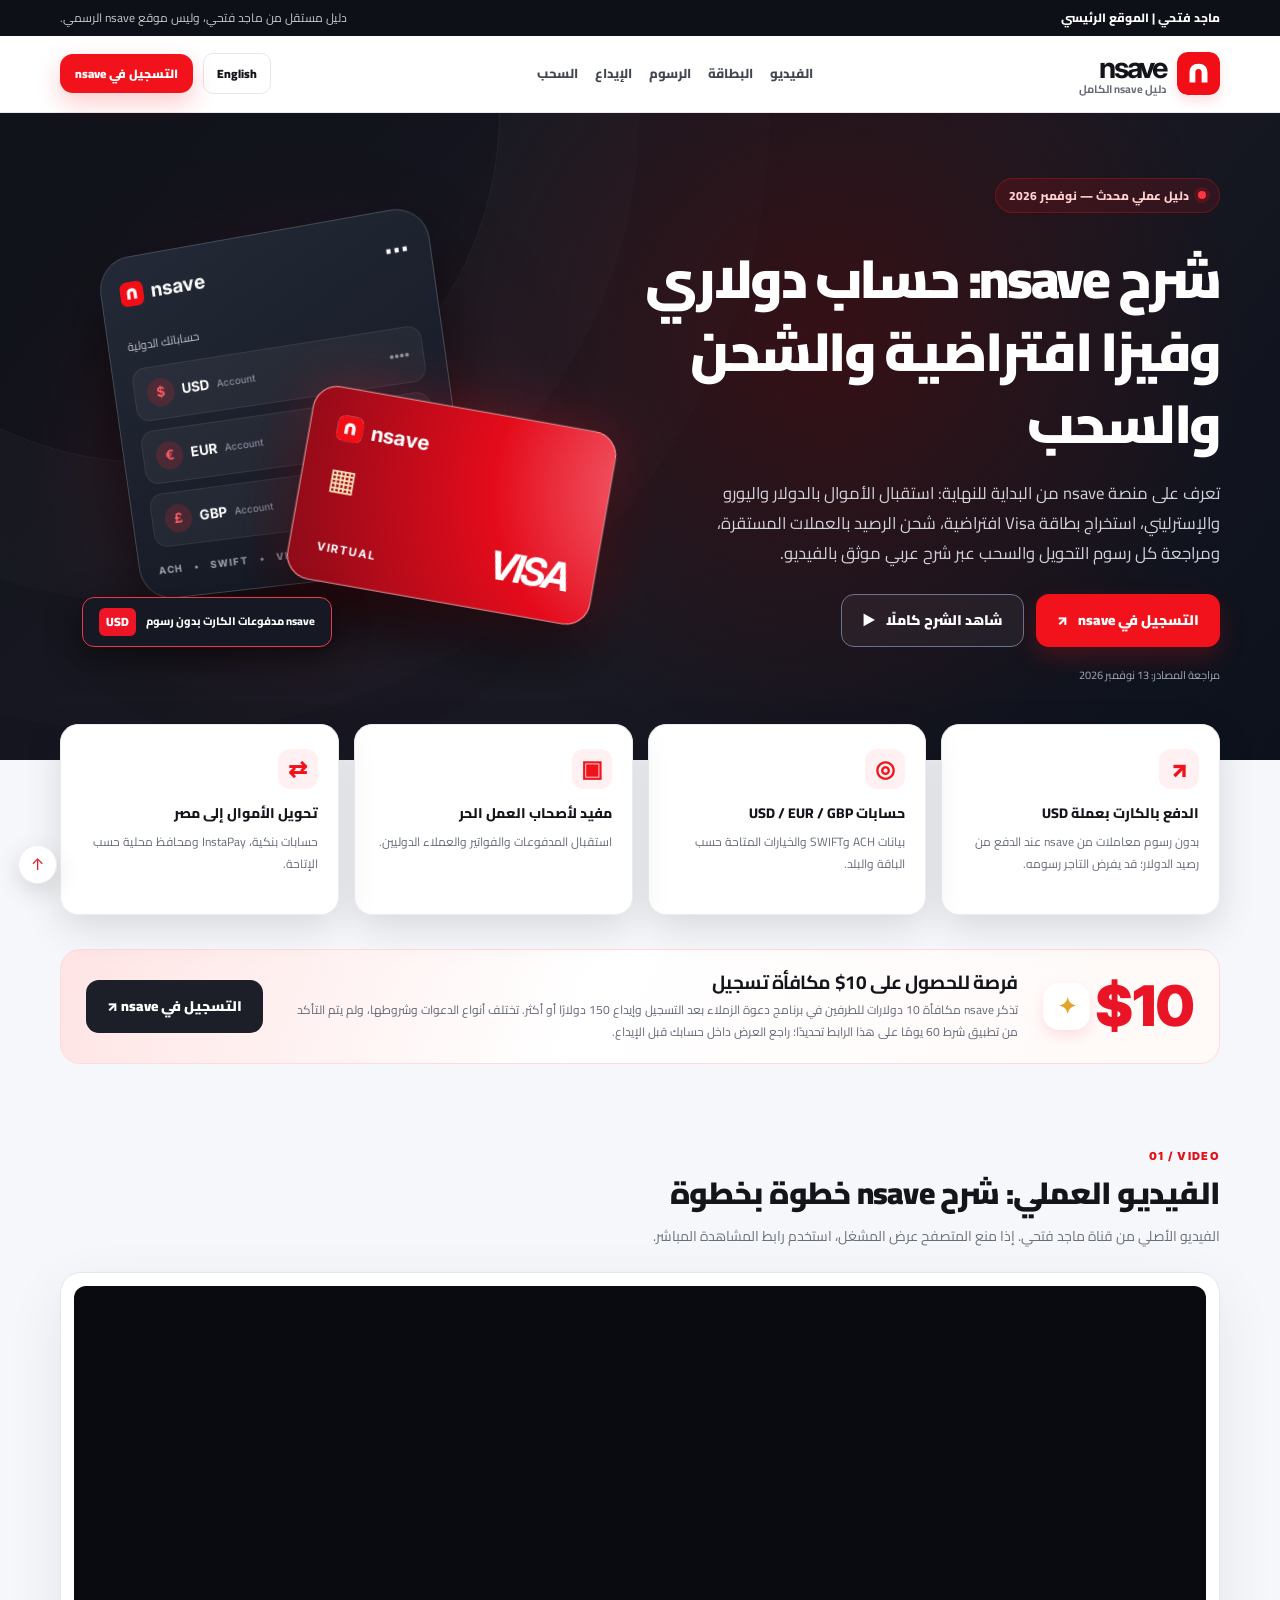
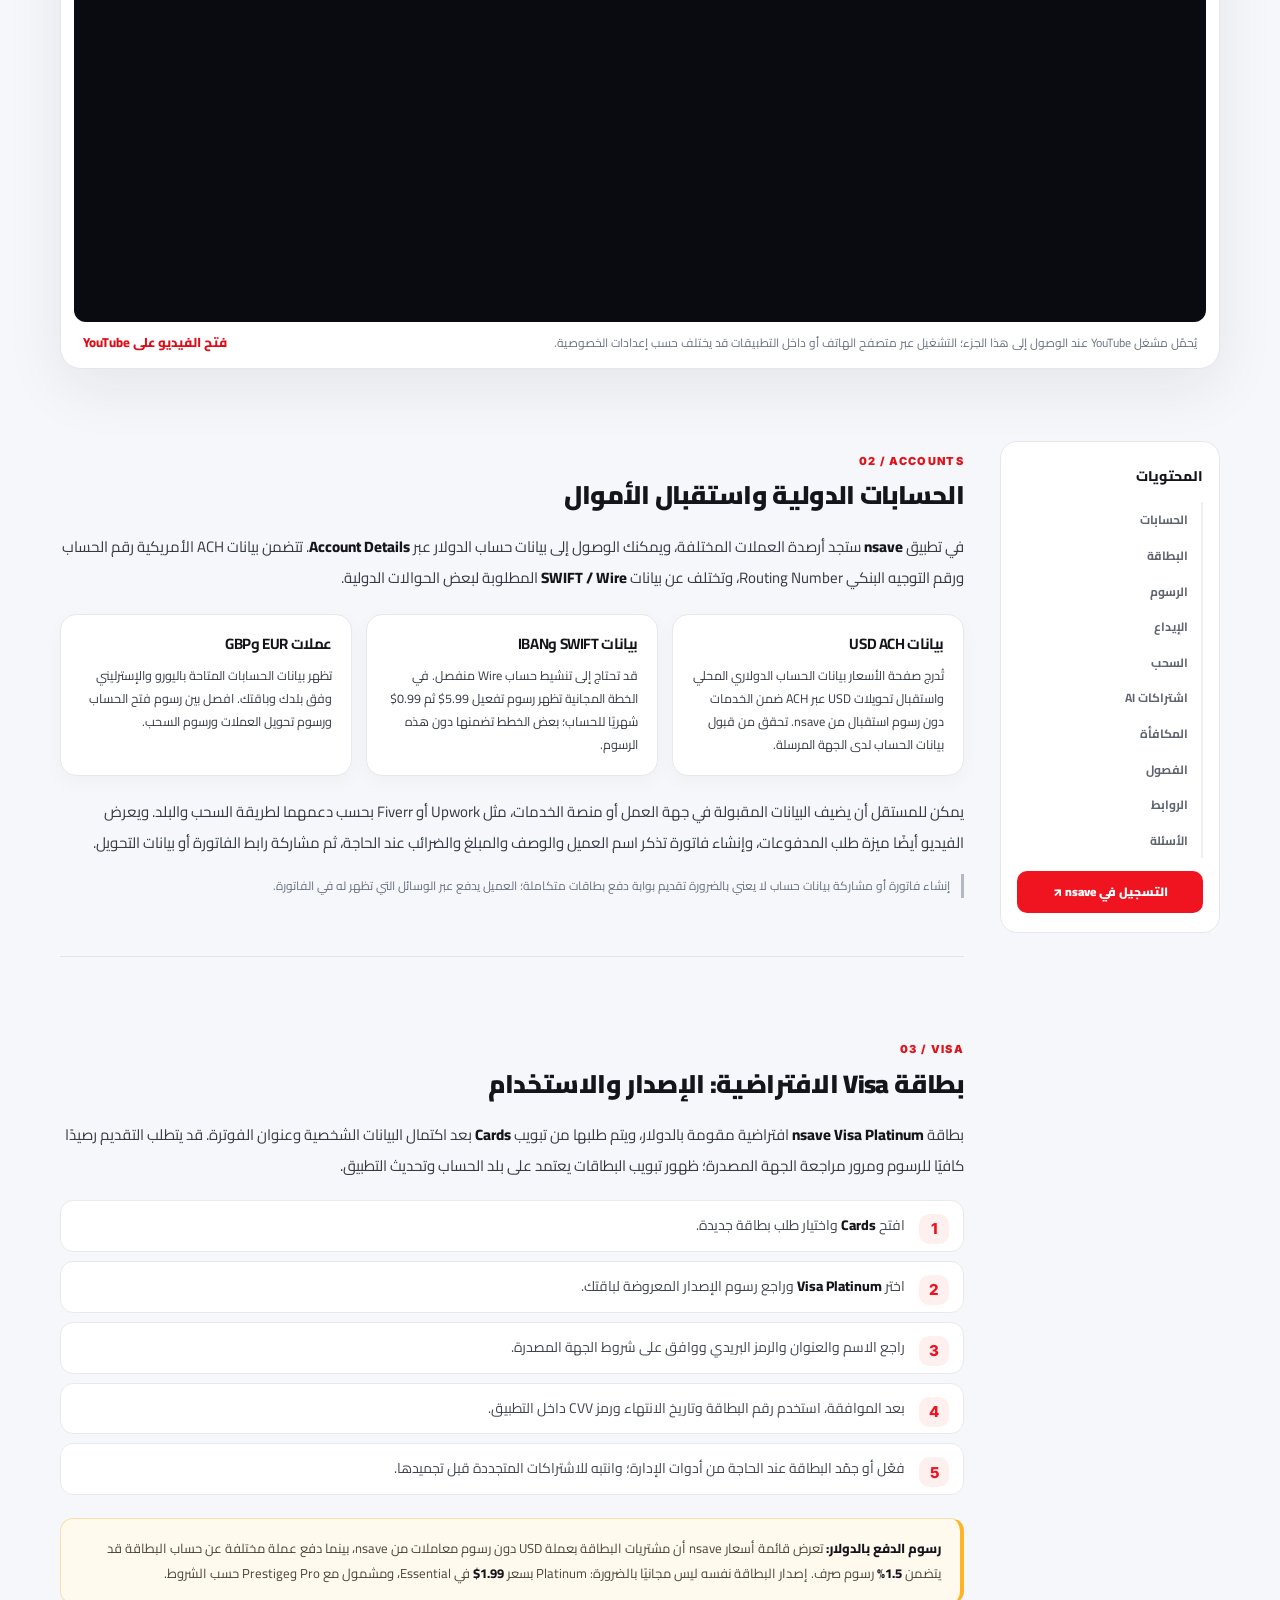
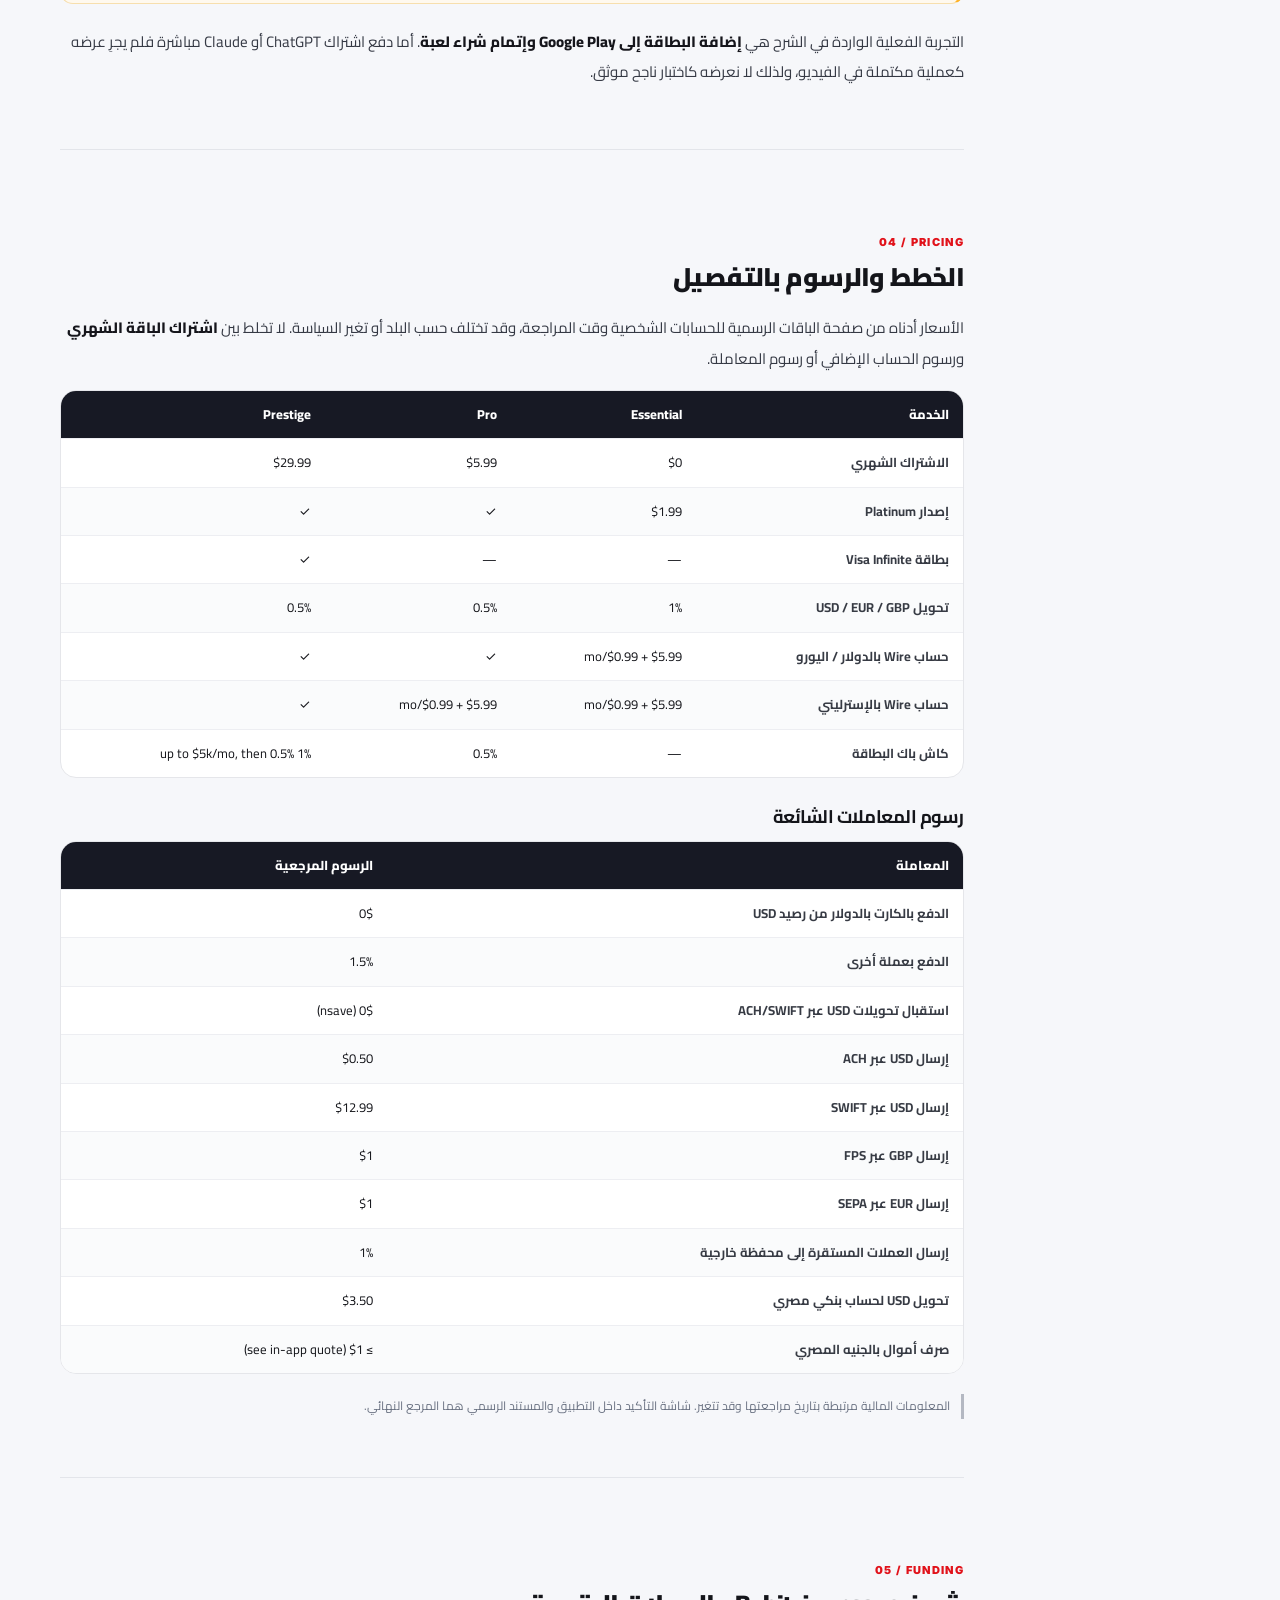
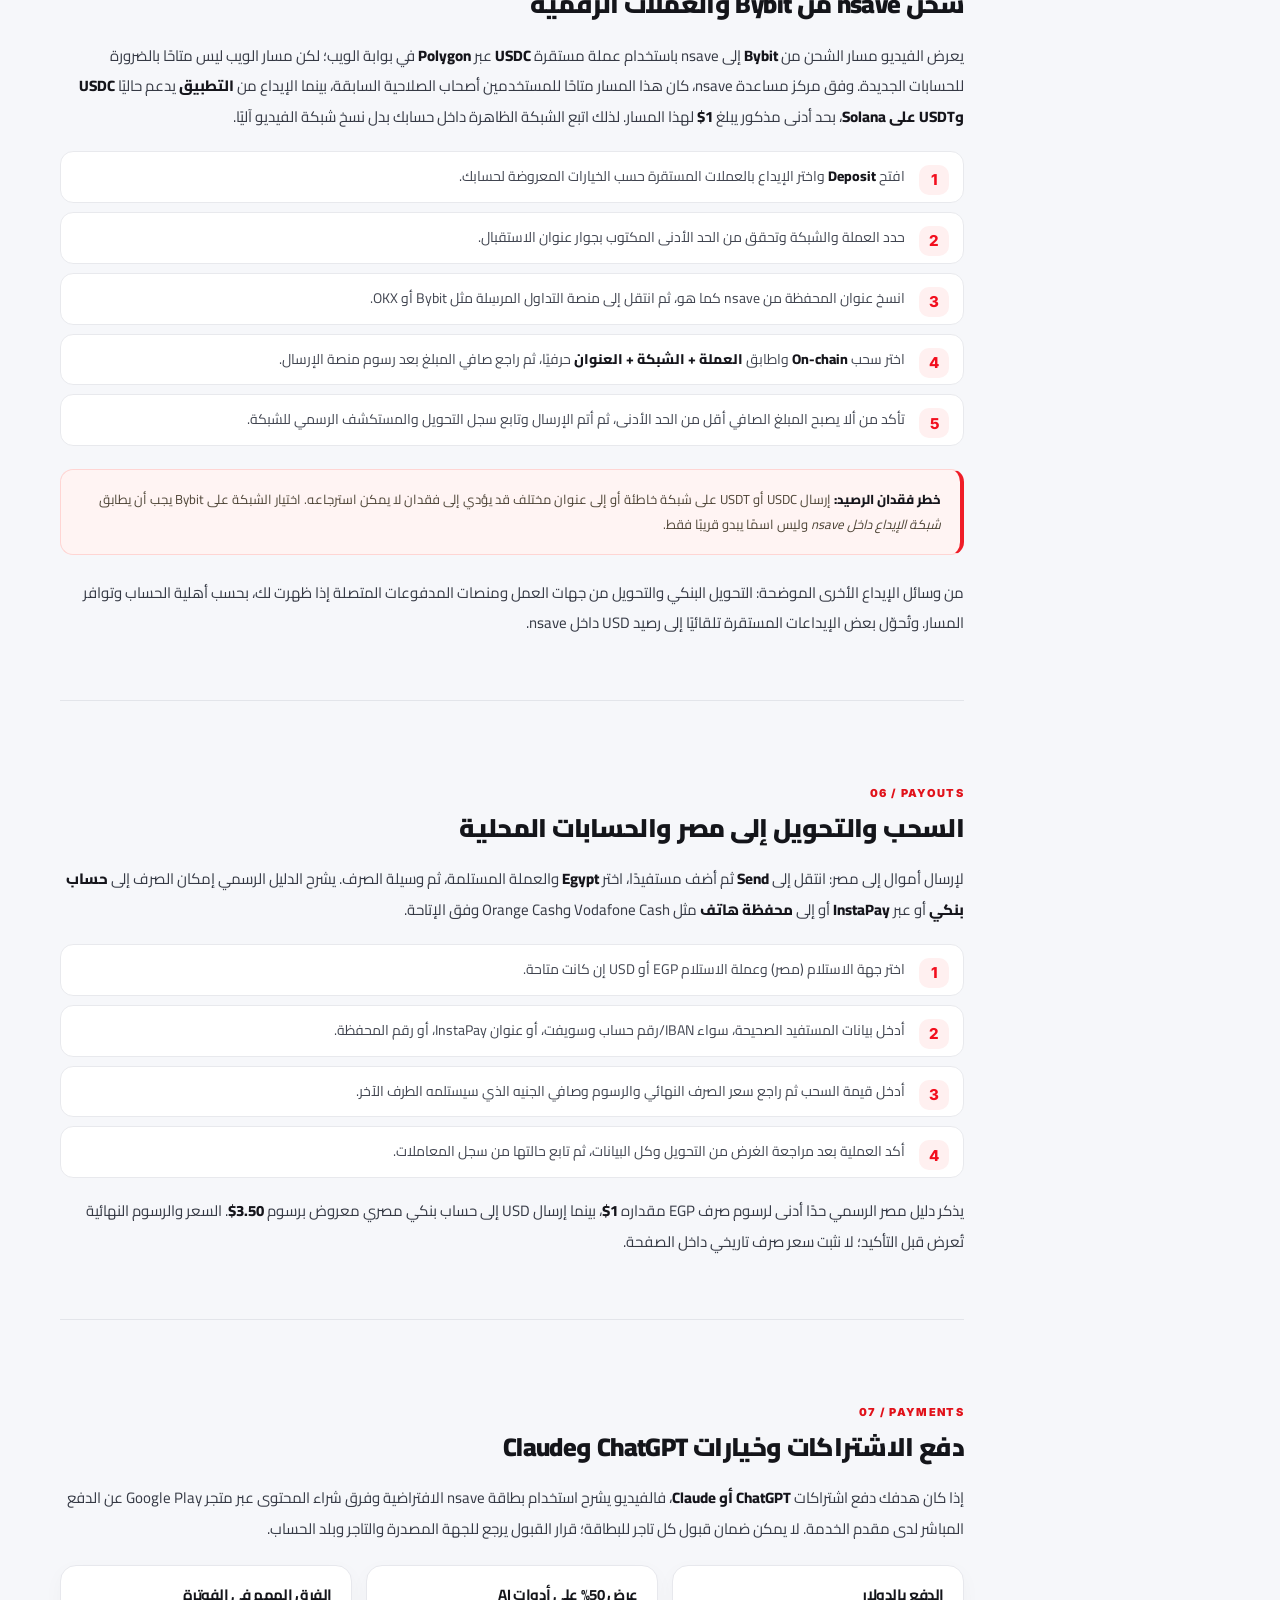
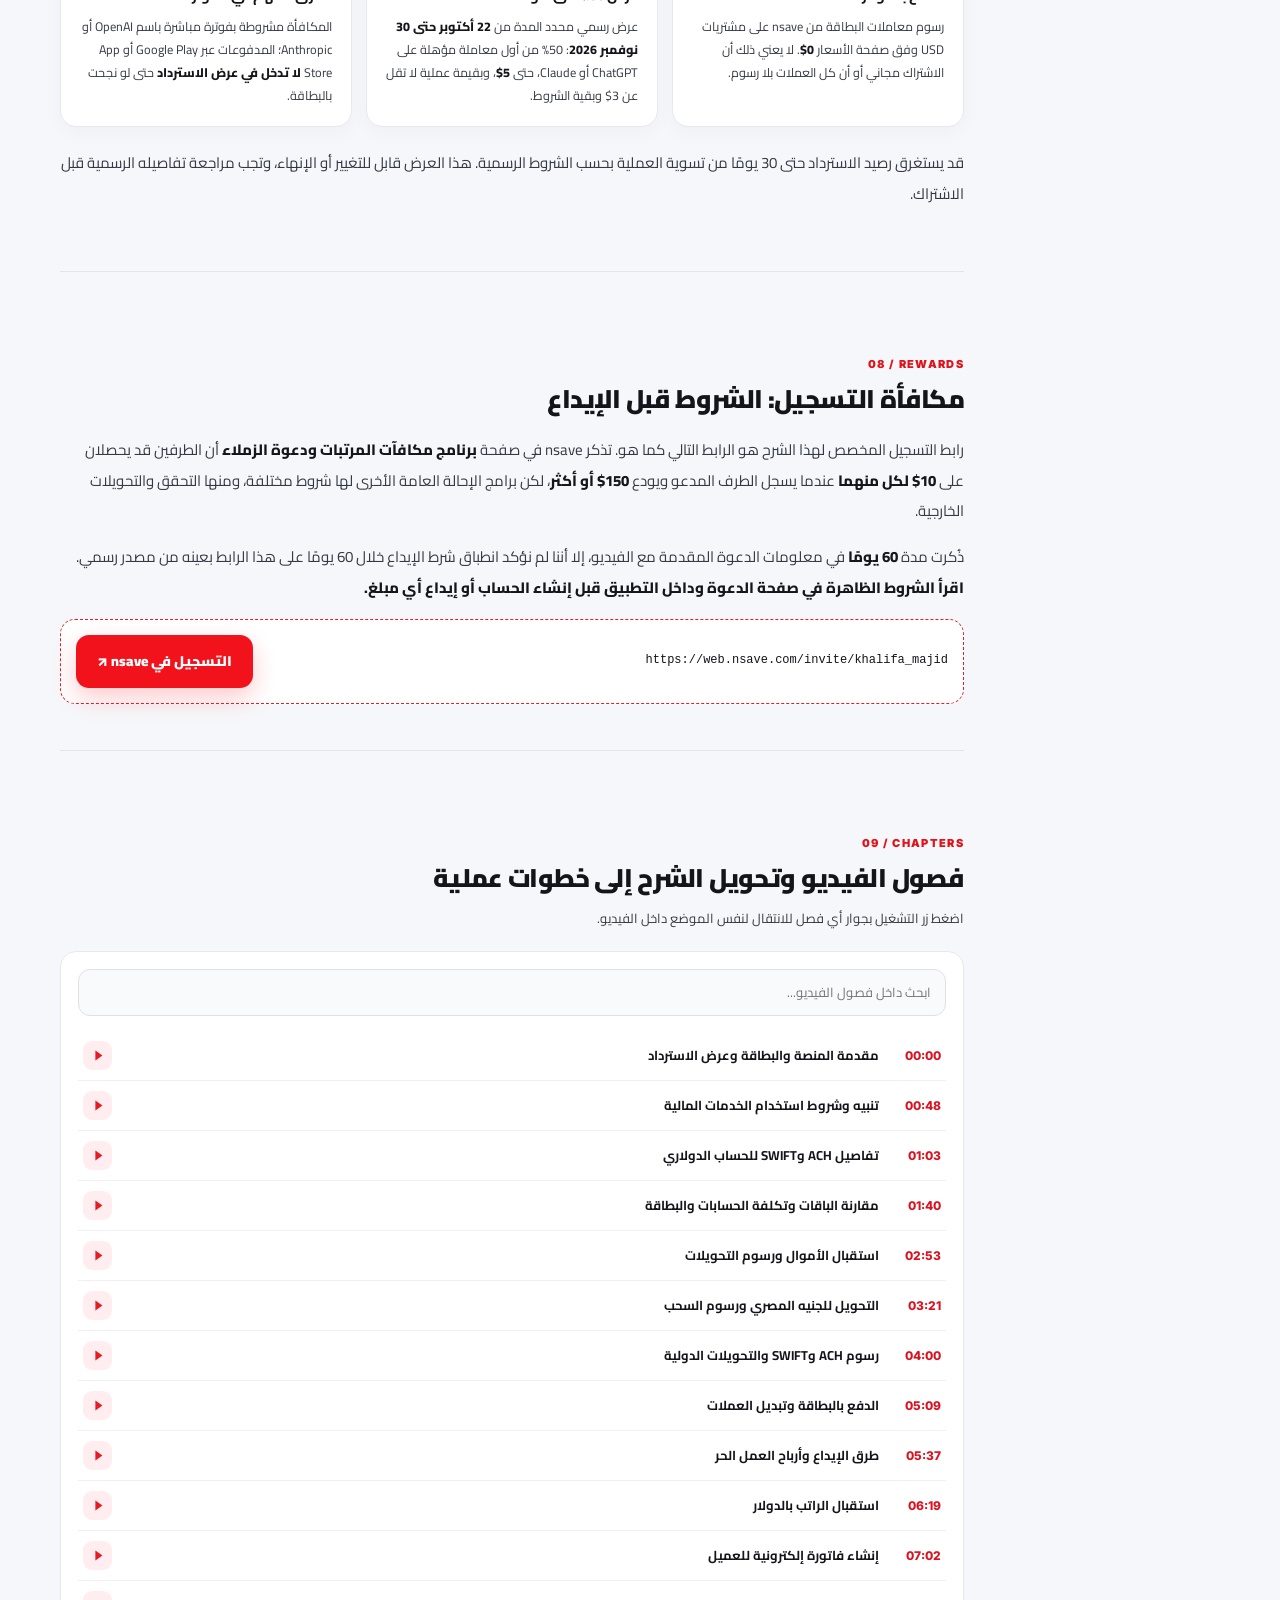
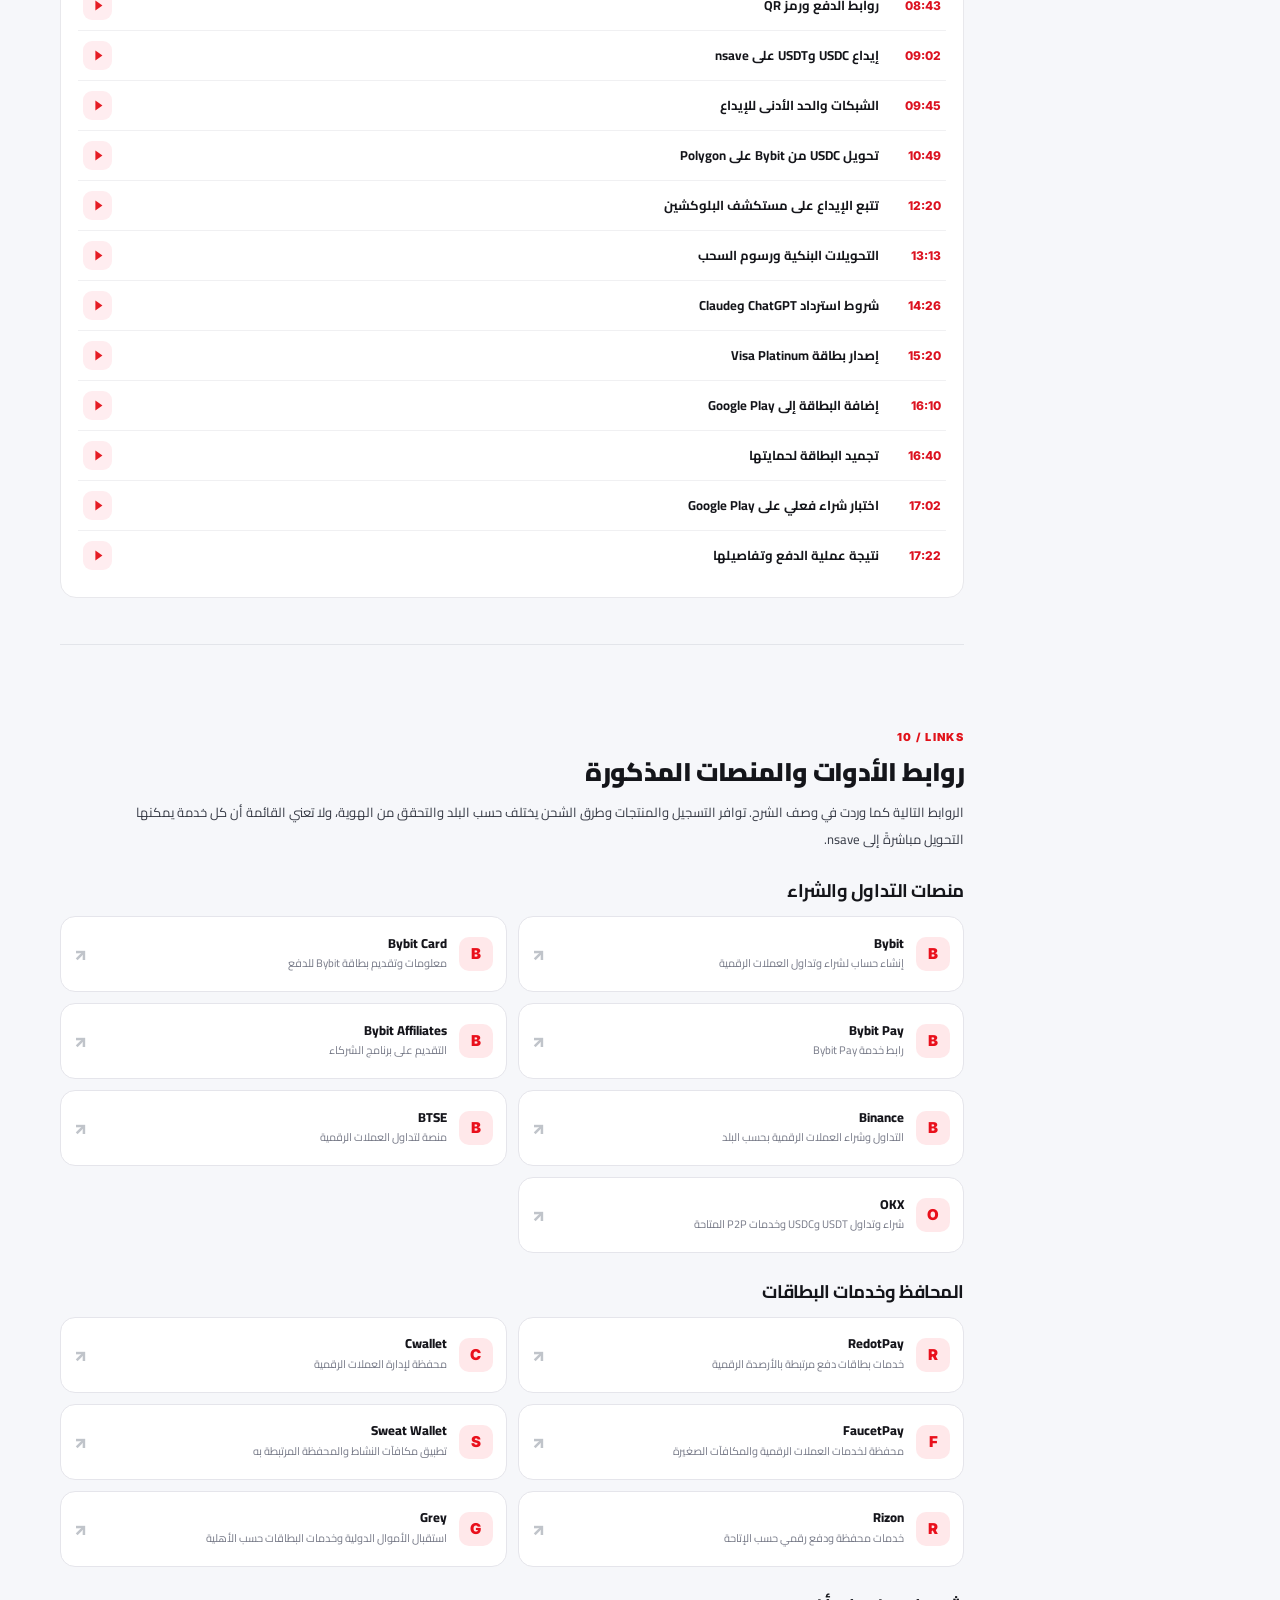
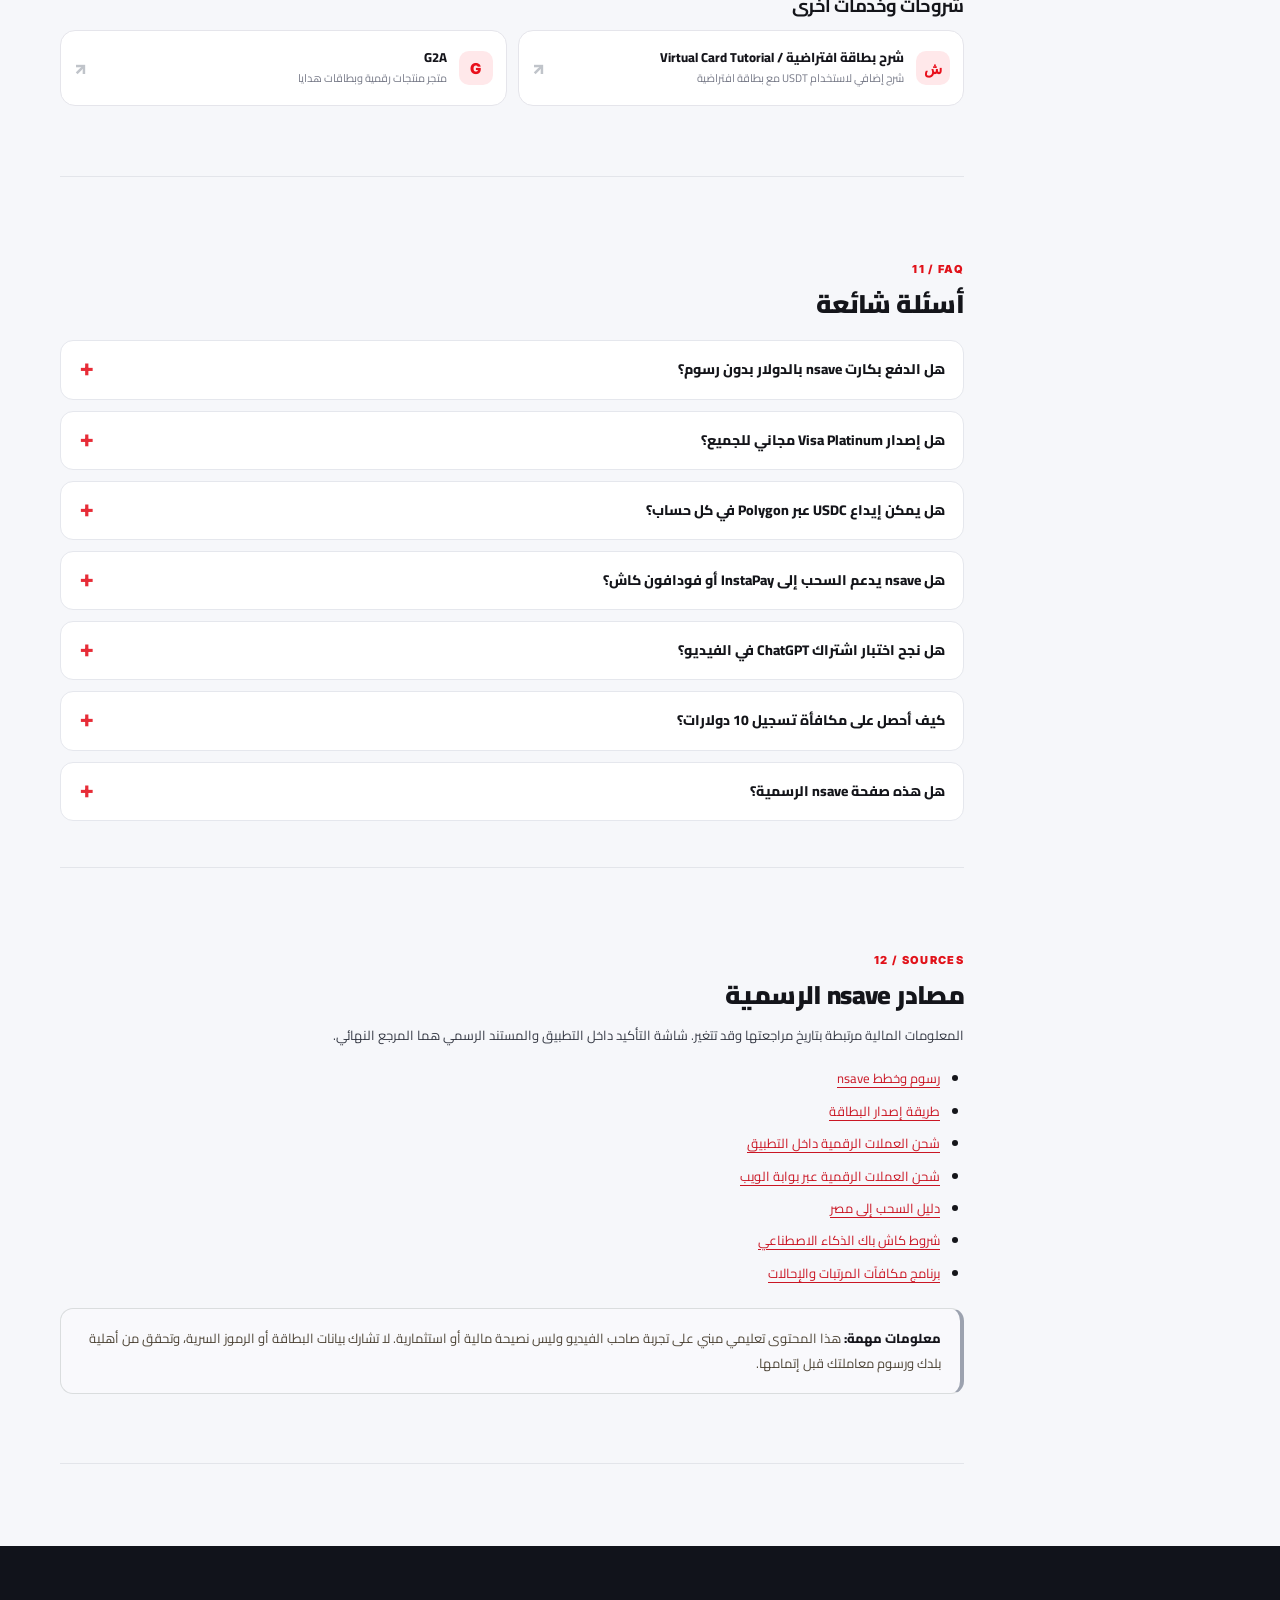
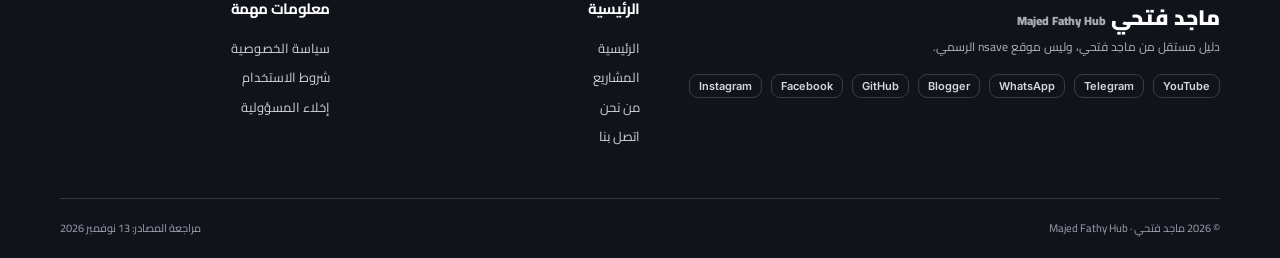
<file: index.html>
<!DOCTYPE html>
<html lang="ar" dir="rtl">
<head>
<meta charset="utf-8"><meta name="viewport" content="width=device-width,initial-scale=1">
<title>دليل nsave 2026: الحساب الدولاري والفيزا الافتراضية والشحن والسحب والرسوم | ماجد فتحي</title>
<meta name="description" content="شرح nsave في مصر: فتح حساب USD وACH وSWIFT، إصدار Visa Platinum، شحن USDC وUSDT، السحب إلى مصر، رسوم الباقات وتجربة الدفع على Google Play.">
<meta name="author" content="ماجد فتحي"><meta name="robots" content="index,follow,max-image-preview:large,max-snippet:-1,max-video-preview:-1">
<meta name="theme-color" content="#101115"><meta name="color-scheme" content="light"><meta name="referrer" content="strict-origin-when-cross-origin">
<link rel="canonical" href="https://dev.majdfatihy.com/nsave-virtual-visa-card-usd-account/"><link rel="alternate" hreflang="ar-EG" href="https://dev.majdfatihy.com/nsave-virtual-visa-card-usd-account/"><link rel="alternate" hreflang="en" href="https://dev.majdfatihy.com/nsave-virtual-visa-card-usd-account/en/"><link rel="alternate" hreflang="x-default" href="https://dev.majdfatihy.com/nsave-virtual-visa-card-usd-account/">
<link rel="icon" type="image/svg+xml" href="assets/nsave-logo.svg">
<meta property="og:type" content="article"><meta property="og:site_name" content="Majed Fathy Hub"><meta property="og:locale" content="ar_EG">
<meta property="og:title" content="دليل nsave 2026: الحساب الدولاري والفيزا الافتراضية والشحن والسحب والرسوم"><meta property="og:description" content="شرح nsave في مصر: فتح حساب USD وACH وSWIFT، إصدار Visa Platinum، شحن USDC وUSDT، السحب إلى مصر، رسوم الباقات وتجربة الدفع على Google Play."><meta property="og:url" content="https://dev.majdfatihy.com/nsave-virtual-visa-card-usd-account/"><meta property="og:image" content="https://dev.majdfatihy.com/nsave-virtual-visa-card-usd-account/assets/og-nsave.png"><meta property="og:image:width" content="1200"><meta property="og:image:height" content="630"><meta property="og:image:alt" content="nsave tutorial with USD account and Visa card">
<meta name="twitter:card" content="summary_large_image"><meta name="twitter:title" content="دليل nsave 2026: الحساب الدولاري والفيزا الافتراضية والشحن والسحب والرسوم"><meta name="twitter:description" content="شرح nsave في مصر: فتح حساب USD وACH وSWIFT، إصدار Visa Platinum، شحن USDC وUSDT، السحب إلى مصر، رسوم الباقات وتجربة الدفع على Google Play."><meta name="twitter:image" content="https://dev.majdfatihy.com/nsave-virtual-visa-card-usd-account/assets/og-nsave.png">
<link rel="preconnect" href="https://fonts.googleapis.com"><link rel="preconnect" href="https://fonts.gstatic.com" crossorigin>
<link href="https://fonts.googleapis.com/css2?family=Cairo:wght@400;500;600;700;800;900&family=Inter:wght@400;500;600;700;800;900&display=swap" rel="stylesheet">
<link href="assets/nsave.css" rel="stylesheet"><script>document.documentElement.classList.add('js');</script><script defer src="assets/nsave.js"></script>
<script type="application/ld+json">{"@context":"https://schema.org","@graph":[{"@type":"WebPage","@id":"https://dev.majdfatihy.com/nsave-virtual-visa-card-usd-account/#page","url":"https://dev.majdfatihy.com/nsave-virtual-visa-card-usd-account/","name":"دليل nsave 2026: الحساب الدولاري والفيزا الافتراضية والشحن والسحب والرسوم","description":"شرح nsave في مصر: فتح حساب USD وACH وSWIFT، إصدار Visa Platinum، شحن USDC وUSDT، السحب إلى مصر، رسوم الباقات وتجربة الدفع على Google Play.","inLanguage":"ar-EG","isPartOf":{"@type":"WebSite","@id":"https://dev.majdfatihy.com/#website"},"author":{"@type":"Person","@id":"https://dev.majdfatihy.com/#author"},"dateModified":"2026-11-23","primaryImageOfPage":{"@type":"ImageObject","url":"https://dev.majdfatihy.com/nsave-virtual-visa-card-usd-account/assets/og-nsave.png"},"mainEntity":{"@id":"https://dev.majdfatihy.com/nsave-virtual-visa-card-usd-account/#video"}},{"@type":"VideoObject","@id":"https://dev.majdfatihy.com/nsave-virtual-visa-card-usd-account/#video","name":"شرح منصة nsave: حساب دولاري وفيزا افتراضية وشحن وسحب","description":"شرح nsave في مصر: فتح حساب USD وACH وSWIFT، إصدار Visa Platinum، شحن USDC وUSDT، السحب إلى مصر، رسوم الباقات وتجربة الدفع على Google Play.","thumbnailUrl":["https://dev.majdfatihy.com/nsave-virtual-visa-card-usd-account/assets/video-cover.png"],"embedUrl":"https://www.youtube-nocookie.com/embed/7QC6sQrjBCQ","url":"https://youtu.be/7QC6sQrjBCQ","inLanguage":"ar","publisher":{"@type":"Person","name":"ماجد فتحي","url":"https://www.youtube.com/@MajdFatihy"},"uploadDate":"2026-11-13T06:27:21Z","duration":"PT17M37S","hasPart":[{"@type":"Clip","name":"مقدمة المنصة والبطاقة وعرض الاسترداد","startOffset":0,"endOffset":48,"url":"https://youtu.be/7QC6sQrjBCQ?t=0"},{"@type":"Clip","name":"تنبيه وشروط استخدام الخدمات المالية","startOffset":48,"endOffset":63,"url":"https://youtu.be/7QC6sQrjBCQ?t=48"},{"@type":"Clip","name":"تفاصيل ACH وSWIFT للحساب الدولاري","startOffset":63,"endOffset":100,"url":"https://youtu.be/7QC6sQrjBCQ?t=63"},{"@type":"Clip","name":"مقارنة الباقات وتكلفة الحسابات والبطاقة","startOffset":100,"endOffset":173,"url":"https://youtu.be/7QC6sQrjBCQ?t=100"},{"@type":"Clip","name":"استقبال الأموال ورسوم التحويلات","startOffset":173,"endOffset":201,"url":"https://youtu.be/7QC6sQrjBCQ?t=173"},{"@type":"Clip","name":"التحويل للجنيه المصري ورسوم السحب","startOffset":201,"endOffset":240,"url":"https://youtu.be/7QC6sQrjBCQ?t=201"},{"@type":"Clip","name":"رسوم ACH وSWIFT والتحويلات الدولية","startOffset":240,"endOffset":309,"url":"https://youtu.be/7QC6sQrjBCQ?t=240"},{"@type":"Clip","name":"الدفع بالبطاقة وتبديل العملات","startOffset":309,"endOffset":337,"url":"https://youtu.be/7QC6sQrjBCQ?t=309"},{"@type":"Clip","name":"طرق الإيداع وأرباح العمل الحر","startOffset":337,"endOffset":379,"url":"https://youtu.be/7QC6sQrjBCQ?t=337"},{"@type":"Clip","name":"استقبال الراتب بالدولار","startOffset":379,"endOffset":422,"url":"https://youtu.be/7QC6sQrjBCQ?t=379"},{"@type":"Clip","name":"إنشاء فاتورة إلكترونية للعميل","startOffset":422,"endOffset":523,"url":"https://youtu.be/7QC6sQrjBCQ?t=422"},{"@type":"Clip","name":"روابط الدفع ورمز QR","startOffset":523,"endOffset":542,"url":"https://youtu.be/7QC6sQrjBCQ?t=523"},{"@type":"Clip","name":"إيداع USDC وUSDT على nsave","startOffset":542,"endOffset":585,"url":"https://youtu.be/7QC6sQrjBCQ?t=542"},{"@type":"Clip","name":"الشبكات والحد الأدنى للإيداع","startOffset":585,"endOffset":649,"url":"https://youtu.be/7QC6sQrjBCQ?t=585"},{"@type":"Clip","name":"تحويل USDC من Bybit على Polygon","startOffset":649,"endOffset":740,"url":"https://youtu.be/7QC6sQrjBCQ?t=649"},{"@type":"Clip","name":"تتبع الإيداع على مستكشف البلوكشين","startOffset":740,"endOffset":793,"url":"https://youtu.be/7QC6sQrjBCQ?t=740"},{"@type":"Clip","name":"التحويلات البنكية ورسوم السحب","startOffset":793,"endOffset":866,"url":"https://youtu.be/7QC6sQrjBCQ?t=793"},{"@type":"Clip","name":"شروط استرداد ChatGPT وClaude","startOffset":866,"endOffset":920,"url":"https://youtu.be/7QC6sQrjBCQ?t=866"},{"@type":"Clip","name":"إصدار بطاقة Visa Platinum","startOffset":920,"endOffset":970,"url":"https://youtu.be/7QC6sQrjBCQ?t=920"},{"@type":"Clip","name":"إضافة البطاقة إلى Google Play","startOffset":970,"endOffset":1000,"url":"https://youtu.be/7QC6sQrjBCQ?t=970"},{"@type":"Clip","name":"تجميد البطاقة لحمايتها","startOffset":1000,"endOffset":1022,"url":"https://youtu.be/7QC6sQrjBCQ?t=1000"},{"@type":"Clip","name":"اختبار شراء فعلي على Google Play","startOffset":1022,"endOffset":1042,"url":"https://youtu.be/7QC6sQrjBCQ?t=1022"},{"@type":"Clip","name":"نتيجة عملية الدفع وتفاصيلها","startOffset":1042,"endOffset":1057,"url":"https://youtu.be/7QC6sQrjBCQ?t=1042"}]},{"@type":"BreadcrumbList","itemListElement":[{"@type":"ListItem","position":1,"name":"ماجد فتحي","item":"https://dev.majdfatihy.com/"},{"@type":"ListItem","position":2,"name":"دليل nsave","item":"https://dev.majdfatihy.com/nsave-virtual-visa-card-usd-account/"}]},{"@type":"Article","headline":"دليل nsave 2026: الحساب الدولاري والفيزا الافتراضية والشحن والسحب والرسوم","description":"شرح nsave في مصر: فتح حساب USD وACH وSWIFT، إصدار Visa Platinum، شحن USDC وUSDT، السحب إلى مصر، رسوم الباقات وتجربة الدفع على Google Play.","inLanguage":"ar-EG","dateModified":"2026-11-23","image":"https://dev.majdfatihy.com/nsave-virtual-visa-card-usd-account/assets/og-nsave.png","author":{"@type":"Person","name":"ماجد فتحي","url":"https://dev.majdfatihy.com/"},"mainEntityOfPage":"https://dev.majdfatihy.com/nsave-virtual-visa-card-usd-account/"}]}</script>
<script async src="https://www.googletagmanager.com/gtag/js?id=G-F7K26SPSHF"></script>
<script>window.dataLayer=window.dataLayer||[];function gtag(){dataLayer.push(arguments)}gtag('js',new Date());gtag('config','G-F7K26SPSHF');</script>
</head>
<body data-page-language="ar" data-alt-page="https://dev.majdfatihy.com/nsave-virtual-visa-card-usd-account/en/"><a class="skip" href="#main">انتقل إلى المحتوى</a>
<div class="site-top"><div class="container site-top__inner"><a class="hub" href="https://dev.majdfatihy.com/">ماجد فتحي | الموقع الرئيسي</a><span>دليل مستقل من ماجد فتحي، وليس موقع nsave الرسمي.</span></div></div>
<header class="topbar"><div class="container topbar-inner"><a href="#overview" class="logo" aria-label="nsave guide"><img src="assets/nsave-logo.svg" width="43" height="43" alt=""><span><b>nsave</b><small>دليل nsave الكامل</small></span></a><nav class="main-links" aria-label="Sections"><a href="#video">الفيديو</a><a href="#card">البطاقة</a><a href="#plans">الرسوم</a><a href="#deposit">الإيداع</a><a href="#withdraw">السحب</a></nav><div class="top-actions"><a class="language" href="https://dev.majdfatihy.com/nsave-virtual-visa-card-usd-account/en/" data-language-choice="en" lang="en" aria-label="اختيار اللغة">English</a><a class="btn btn-sm btn-red" href="https://web.nsave.com/invite/khalifa_majid" target="_blank" rel="noopener noreferrer sponsored">التسجيل في nsave</a></div></div></header>
<main id="main">
<section class="hero" id="overview"><div class="container hero-grid"><div class="hero-copy"><p class="eyebrow"><span class="eyebrow-dot"></span>دليل عملي محدث — نوفمبر 2026</p><h1>شرح nsave: حساب دولاري وفيزا افتراضية والشحن والسحب</h1><p class="hero-lead">تعرف على منصة nsave من البداية للنهاية: استقبال الأموال بالدولار واليورو والإسترليني، استخراج بطاقة Visa افتراضية، شحن الرصيد بالعملات المستقرة، ومراجعة كل رسوم التحويل والسحب عبر شرح عربي موثق بالفيديو.</p><div class="hero-buttons"><a href="https://web.nsave.com/invite/khalifa_majid" class="btn btn-red" target="_blank" rel="noopener noreferrer sponsored">التسجيل في nsave<span aria-hidden="true">↗</span></a><a href="#video" class="btn btn-outline">شاهد الشرح كاملًا <span aria-hidden="true">▶</span></a></div><span class="hero-update">مراجعة المصادر: 13 نوفمبر 2026</span></div>
<div class="hero-visual" role="img" aria-label="nsave multi-currency accounts and virtual Visa illustration"><div class="glow-red"></div><div class="account-ui"><div class="ui-top"><span class="mini-logo"><img src="assets/nsave-logo.svg" alt=""> nsave</span><span>•••</span></div><span class="ui-sub">حساباتك الدولية</span><div class="currency"><span><i class="coin">$</i> USD <small>Account</small></span><strong>••••</strong></div><div class="currency"><span><i class="coin">€</i> EUR <small>Account</small></span><strong>••••</strong></div><div class="currency"><span><i class="coin">£</i> GBP <small>Account</small></span><strong>••••</strong></div><div class="ui-bottom">ACH <span>•</span> SWIFT <span>•</span> VISA</div></div><div class="visa-visual"><span class="mini-logo"><img src="assets/nsave-logo.svg" alt=""> nsave</span><span class="visa-chip">▦</span><span class="visa-lower">VIRTUAL <b>VISA</b></span></div><div class="visual-caption"><span>USD</span><strong>مدفوعات الكارت بدون رسوم nsave</strong></div></div></div></section>
<div class="container benefits"><div class="benefit"><i>↗</i><strong>الدفع بالكارت بعملة USD</strong><p>بدون رسوم معاملات من nsave عند الدفع من رصيد الدولار؛ قد يفرض التاجر رسومه.</p></div><div class="benefit"><i>◎</i><strong>حسابات USD / EUR / GBP</strong><p>بيانات ACH وSWIFT والخيارات المتاحة حسب الباقة والبلد.</p></div><div class="benefit"><i>▣</i><strong>مفيد لأصحاب العمل الحر</strong><p>استقبال المدفوعات والفواتير والعملاء الدوليين.</p></div><div class="benefit"><i>⇄</i><strong>تحويل الأموال إلى مصر</strong><p>حسابات بنكية، InstaPay ومحافظ محلية حسب الإتاحة.</p></div></div>
<section class="container bonus-spot"><div class="bonus-value" dir="ltr"><span class="gift-box" aria-hidden="true">✦</span>$10</div><div><h2>فرصة للحصول على 10$ مكافأة تسجيل</h2><p>تذكر nsave مكافأة 10 دولارات للطرفين في برنامج دعوة الزملاء بعد التسجيل وإيداع 150 دولارًا أو أكثر. تختلف أنواع الدعوات وشروطها، ولم يتم التأكد من تطبيق شرط 60 يومًا على هذا الرابط تحديدًا؛ راجع العرض داخل حسابك قبل الإيداع.</p></div><a href="https://web.nsave.com/invite/khalifa_majid" class="btn btn-dark" target="_blank" rel="noopener noreferrer sponsored">التسجيل في nsave ↗</a></section>
<section class="container section" id="video"><div class="section-heading"><span class="section-index">01 / VIDEO</span><h2>الفيديو العملي: شرح nsave خطوة بخطوة</h2><p>الفيديو الأصلي من قناة ماجد فتحي. إذا منع المتصفح عرض المشغل، استخدم رابط المشاهدة المباشر.</p></div><div class="video-shell"><div class="video-frame" id="videoFrame"><iframe id="nsavePlayer" src="https://www.youtube-nocookie.com/embed/7QC6sQrjBCQ?rel=0&amp;playsinline=1" title="الفيديو العملي: شرح nsave خطوة بخطوة" loading="lazy" referrerpolicy="strict-origin-when-cross-origin" allow="accelerometer; autoplay; clipboard-write; encrypted-media; gyroscope; picture-in-picture; web-share" allowfullscreen></iframe></div><div class="video-meta"><p>يُحمّل مشغل YouTube عند الوصول إلى هذا الجزء؛ التشغيل عبر متصفح الهاتف أو داخل التطبيقات قد يختلف حسب إعدادات الخصوصية.</p><a href="https://youtu.be/7QC6sQrjBCQ" class="external-video" target="_blank" rel="noopener noreferrer">فتح الفيديو على YouTube</a></div></div></section>
<div class="container content-layout"><aside class="toc"><strong>المحتويات</strong><nav aria-label="On this page"><a href="#accounts">الحسابات</a><a href="#card">البطاقة</a><a href="#plans">الرسوم</a><a href="#deposit">الإيداع</a><a href="#withdraw">السحب</a><a href="#ai">اشتراكات AI</a><a href="#bonus">المكافأة</a><a href="#chapters">الفصول</a><a href="#resources">الروابط</a><a href="#faq">الأسئلة</a></nav><a class="toc-cta" href="https://web.nsave.com/invite/khalifa_majid" target="_blank" rel="noopener noreferrer sponsored">التسجيل في nsave ↗</a></aside><div class="article-body">
<section class="section article-section" id="accounts"><div class="section-heading"><span class="section-index">02 / ACCOUNTS</span><h2>الحسابات الدولية واستقبال الأموال</h2></div><p>في تطبيق <strong>nsave</strong> ستجد أرصدة العملات المختلفة، ويمكنك الوصول إلى بيانات حساب الدولار عبر <strong>Account Details</strong>. تتضمن بيانات ACH الأمريكية رقم الحساب ورقم التوجيه البنكي <span dir="ltr">Routing Number</span>، وتختلف عن بيانات <strong>SWIFT / Wire</strong> المطلوبة لبعض الحوالات الدولية.</p>
<div class="info-grid"><div><h3>بيانات USD ACH</h3><p>تُدرج صفحة الأسعار بيانات الحساب الدولاري المحلي واستقبال تحويلات USD عبر ACH ضمن الخدمات دون رسوم استقبال من nsave. تحقق من قبول بيانات الحساب لدى الجهة المرسلة.</p></div><div><h3>بيانات SWIFT وIBAN</h3><p>قد تحتاج إلى تنشيط حساب Wire منفصل. في الخطة المجانية تظهر رسوم تفعيل 5.99$ ثم 0.99$ شهريًا للحساب؛ بعض الخطط تضمنها دون هذه الرسوم.</p></div><div><h3>عملات EUR وGBP</h3><p>تظهر بيانات الحسابات المتاحة باليورو والإسترليني وفق بلدك وباقتك. افصل بين رسوم فتح الحساب ورسوم تحويل العملات ورسوم السحب.</p></div></div>
<p>يمكن للمستقل أن يضيف البيانات المقبولة في جهة العمل أو منصة الخدمات، مثل Upwork أو Fiverr بحسب دعمهما لطريقة السحب والبلد. ويعرض الفيديو أيضًا ميزة طلب المدفوعات، وإنشاء فاتورة تذكر اسم العميل والوصف والمبلغ والضرائب عند الحاجة، ثم مشاركة رابط الفاتورة أو بيانات التحويل.</p><p class="footnote">إنشاء فاتورة أو مشاركة بيانات حساب لا يعني بالضرورة تقديم بوابة دفع بطاقات متكاملة؛ العميل يدفع عبر الوسائل التي تظهر له في الفاتورة.</p></section>
<section class="section article-section" id="card"><div class="section-heading"><span class="section-index">03 / VISA</span><h2>بطاقة Visa الافتراضية: الإصدار والاستخدام</h2></div><p>بطاقة <strong>nsave Visa Platinum</strong> افتراضية مقومة بالدولار، ويتم طلبها من تبويب <strong>Cards</strong> بعد اكتمال البيانات الشخصية وعنوان الفوترة. قد يتطلب التقديم رصيدًا كافيًا للرسوم ومرور مراجعة الجهة المصدرة؛ ظهور تبويب البطاقات يعتمد على بلد الحساب وتحديث التطبيق.</p>
<ol class="steps"><li>افتح <strong>Cards</strong> واختيار طلب بطاقة جديدة.</li><li>اختر <strong>Visa Platinum</strong> وراجع رسوم الإصدار المعروضة لباقتك.</li><li>راجع الاسم والعنوان والرمز البريدي ووافق على شروط الجهة المصدرة.</li><li>بعد الموافقة، استخدم رقم البطاقة وتاريخ الانتهاء ورمز CVV داخل التطبيق.</li><li>فعّل أو جمّد البطاقة عند الحاجة من أدوات الإدارة؛ وانتبه للاشتراكات المتجددة قبل تجميدها.</li></ol>
<div class="notice"><strong>رسوم الدفع بالدولار:</strong> تعرض قائمة أسعار nsave أن مشتريات البطاقة بعملة USD دون رسوم معاملات من nsave، بينما دفع عملة مختلفة عن حساب البطاقة قد يتضمن <strong>1.5%</strong> رسوم صرف. إصدار البطاقة نفسه ليس مجانيًا بالضرورة: Platinum بسعر <strong>1.99$</strong> في Essential، ومشمول مع Pro وPrestige حسب الشروط.</div>
<p>التجربة الفعلية الواردة في الشرح هي <strong>إضافة البطاقة إلى Google Play وإتمام شراء لعبة</strong>. أما دفع اشتراك ChatGPT أو Claude مباشرة فلم يجرِ عرضه كعملية مكتملة في الفيديو، ولذلك لا نعرضه كاختبار ناجح موثق.</p></section>
<section class="section article-section" id="plans"><div class="section-heading"><span class="section-index">04 / PRICING</span><h2>الخطط والرسوم بالتفصيل</h2></div><p>الأسعار أدناه من صفحة الباقات الرسمية للحسابات الشخصية وقت المراجعة، وقد تختلف حسب البلد أو تغير السياسة. لا تخلط بين <strong>اشتراك الباقة الشهري</strong> ورسوم الحساب الإضافي أو رسوم المعاملة.</p><div class="table-scroll" tabindex="0" role="region" aria-label="Plans"><table><thead><tr><th scope="col">الخدمة</th><th scope="col">Essential</th><th scope="col">Pro</th><th scope="col">Prestige</th></tr></thead><tbody><tr><th scope="row">الاشتراك الشهري</th><td>$0</td><td>$5.99</td><td>$29.99</td></tr><tr><th scope="row">إصدار Platinum</th><td>$1.99</td><td>✓</td><td>✓</td></tr><tr><th scope="row">بطاقة Visa Infinite</th><td>—</td><td>—</td><td>✓</td></tr><tr><th scope="row">تحويل USD / EUR / GBP</th><td>1%</td><td>0.5%</td><td>0.5%</td></tr><tr><th scope="row">حساب Wire بالدولار / اليورو</th><td>$5.99 + $0.99/mo</td><td>✓</td><td>✓</td></tr><tr><th scope="row">حساب Wire بالإسترليني</th><td>$5.99 + $0.99/mo</td><td>$5.99 + $0.99/mo</td><td>✓</td></tr><tr><th scope="row">كاش باك البطاقة</th><td>—</td><td>0.5%</td><td>1% up to $5k/mo, then 0.5%</td></tr></tbody></table></div><h3>رسوم المعاملات الشائعة</h3><div class="table-scroll" tabindex="0" role="region" aria-label="Transaction fees"><table><thead><tr><th>المعاملة</th><th>الرسوم المرجعية</th></tr></thead><tbody><tr><th scope="row">الدفع بالكارت بالدولار من رصيد USD</th><td>0$</td></tr><tr><th scope="row">الدفع بعملة أخرى</th><td>1.5%</td></tr><tr><th scope="row">استقبال تحويلات USD عبر ACH/SWIFT</th><td>0$ (nsave)</td></tr><tr><th scope="row">إرسال USD عبر ACH</th><td>$0.50</td></tr><tr><th scope="row">إرسال USD عبر SWIFT</th><td>$12.99</td></tr><tr><th scope="row">إرسال GBP عبر FPS</th><td>$1</td></tr><tr><th scope="row">إرسال EUR عبر SEPA</th><td>$1</td></tr><tr><th scope="row">إرسال العملات المستقرة إلى محفظة خارجية</th><td>1%</td></tr><tr><th scope="row">تحويل USD لحساب بنكي مصري</th><td>$3.50</td></tr><tr><th scope="row">صرف أموال بالجنيه المصري</th><td>≥ $1 (see in-app quote)</td></tr></tbody></table></div><p class="footnote">المعلومات المالية مرتبطة بتاريخ مراجعتها وقد تتغير. شاشة التأكيد داخل التطبيق والمستند الرسمي هما المرجع النهائي.</p></section>
<section class="section article-section" id="deposit"><div class="section-heading"><span class="section-index">05 / FUNDING</span><h2>شحن nsave من Bybit والعملات الرقمية</h2></div><p>يعرض الفيديو مسار الشحن من <strong>Bybit</strong> إلى nsave باستخدام عملة مستقرة <strong>USDC</strong> عبر <strong>Polygon</strong> في بوابة الويب؛ لكن مسار الويب ليس متاحًا بالضرورة للحسابات الجديدة. وفق مركز مساعدة nsave، كان هذا المسار متاحًا للمستخدمين أصحاب الصلاحية السابقة، بينما الإيداع من <strong>التطبيق</strong> يدعم حاليًا <strong>USDC وUSDT على Solana</strong>، بحد أدنى مذكور يبلغ <strong>1$</strong> لهذا المسار. لذلك اتبع الشبكة الظاهرة داخل حسابك بدل نسخ شبكة الفيديو آليًا.</p>
<ol class="steps"><li>افتح <strong>Deposit</strong> واختر الإيداع بالعملات المستقرة حسب الخيارات المعروضة لحسابك.</li><li>حدد العملة والشبكة وتحقق من الحد الأدنى المكتوب بجوار عنوان الاستقبال.</li><li>انسخ عنوان المحفظة من nsave كما هو، ثم انتقل إلى منصة التداول المرسِلة مثل Bybit أو OKX.</li><li>اختر سحب <strong>On-chain</strong> واطابق <strong>العملة + الشبكة + العنوان</strong> حرفيًا، ثم راجع صافي المبلغ بعد رسوم منصة الإرسال.</li><li>تأكد من ألا يصبح المبلغ الصافي أقل من الحد الأدنى، ثم أتم الإرسال وتابع سجل التحويل والمستكشف الرسمي للشبكة.</li></ol>
<div class="notice alert"><strong>خطر فقدان الرصيد:</strong> إرسال USDC أو USDT على شبكة خاطئة أو إلى عنوان مختلف قد يؤدي إلى فقدان لا يمكن استرجاعه. اختيار الشبكة على Bybit يجب أن يطابق <em>شبكة الإيداع داخل nsave</em> وليس اسمًا يبدو قريبًا فقط.</div>
<p>من وسائل الإيداع الأخرى الموضحة: التحويل البنكي والتحويل من جهات العمل ومنصات المدفوعات المتصلة إذا ظهرت لك، بحسب أهلية الحساب وتوافر المسار. وتُحوّل بعض الإيداعات المستقرة تلقائيًا إلى رصيد USD داخل nsave.</p></section>
<section class="section article-section" id="withdraw"><div class="section-heading"><span class="section-index">06 / PAYOUTS</span><h2>السحب والتحويل إلى مصر والحسابات المحلية</h2></div><p>لإرسال أموال إلى مصر: انتقل إلى <strong>Send</strong> ثم أضف مستفيدًا، اختر <strong>Egypt</strong> والعملة المستلمة، ثم وسيلة الصرف. يشرح الدليل الرسمي إمكان الصرف إلى <strong>حساب بنكي</strong> أو عبر <strong>InstaPay</strong> أو إلى <strong>محفظة هاتف</strong> مثل Vodafone Cash وOrange Cash وفق الإتاحة.</p>
<ol class="steps"><li>اختر جهة الاستلام (مصر) وعملة الاستلام EGP أو USD إن كانت متاحة.</li><li>أدخل بيانات المستفيد الصحيحة، سواء IBAN/رقم حساب وسويفت، أو عنوان InstaPay، أو رقم المحفظة.</li><li>أدخل قيمة السحب ثم راجع سعر الصرف النهائي والرسوم وصافي الجنيه الذي سيستلمه الطرف الآخر.</li><li>أكد العملية بعد مراجعة الغرض من التحويل وكل البيانات، ثم تابع حالتها من سجل المعاملات.</li></ol>
<p>يذكر دليل مصر الرسمي حدًا أدنى لرسوم صرف EGP مقداره <strong>1$</strong>، بينما إرسال USD إلى حساب بنكي مصري معروض برسوم <strong>3.50$</strong>. السعر والرسوم النهائية تُعرض قبل التأكيد؛ لا نثبت سعر صرف تاريخي داخل الصفحة.</p></section>
<section class="section article-section" id="ai"><div class="section-heading"><span class="section-index">07 / PAYMENTS</span><h2>دفع الاشتراكات وخيارات ChatGPT وClaude</h2></div><p>إذا كان هدفك دفع اشتراكات <strong>ChatGPT أو Claude</strong>، فالفيديو يشرح استخدام بطاقة nsave الافتراضية وفرق شراء المحتوى عبر متجر Google Play عن الدفع المباشر لدى مقدم الخدمة. لا يمكن ضمان قبول كل تاجر للبطاقة؛ قرار القبول يرجع للجهة المصدرة والتاجر وبلد الحساب.</p>
<div class="info-grid"><div><h3>الدفع بالدولار</h3><p>رسوم معاملات البطاقة من nsave على مشتريات USD وفق صفحة الأسعار <strong>0$</strong>. لا يعني ذلك أن الاشتراك مجاني أو أن كل العملات بلا رسوم.</p></div><div><h3>عرض 50% على أدوات AI</h3><p>عرض رسمي محدد المدة من <strong>22 أكتوبر حتى 30 نوفمبر 2026</strong>: 50% من أول معاملة مؤهلة على ChatGPT أو Claude، حتى <strong>5$</strong>، وبقيمة عملية لا تقل عن 3$ وبقية الشروط.</p></div><div><h3>الفرق المهم في الفوترة</h3><p>المكافأة مشروطة بفوترة مباشرة باسم OpenAI أو Anthropic؛ المدفوعات عبر Google Play أو App Store <strong>لا تدخل في عرض الاسترداد</strong> حتى لو نجحت بالبطاقة.</p></div></div>
<p>قد يستغرق رصيد الاسترداد حتى 30 يومًا من تسوية العملية بحسب الشروط الرسمية. هذا العرض قابل للتغيير أو الإنهاء، وتجب مراجعة تفاصيله الرسمية قبل الاشتراك.</p></section>
<section class="section article-section" id="bonus"><div class="section-heading"><span class="section-index">08 / REWARDS</span><h2>مكافأة التسجيل: الشروط قبل الإيداع</h2></div><p>رابط التسجيل المخصص لهذا الشرح هو الرابط التالي كما هو. تذكر nsave في صفحة <strong>برنامج مكافآت المرتبات ودعوة الزملاء</strong> أن الطرفين قد يحصلان على <strong>10$ لكل منهما</strong> عندما يسجل الطرف المدعو ويودع <strong>150$ أو أكثر</strong>، لكن برامج الإحالة العامة الأخرى لها شروط مختلفة، ومنها التحقق والتحويلات الخارجية.</p>
<p>ذُكرت مدة <strong>60 يومًا</strong> في معلومات الدعوة المقدمة مع الفيديو، إلا أننا لم نؤكد انطباق شرط الإيداع خلال 60 يومًا على هذا الرابط بعينه من مصدر رسمي. <strong>اقرأ الشروط الظاهرة في صفحة الدعوة وداخل التطبيق قبل إنشاء الحساب أو إيداع أي مبلغ.</strong></p><div class="ref-box"><code dir="ltr">https://web.nsave.com/invite/khalifa_majid</code><a class="btn btn-red" href="https://web.nsave.com/invite/khalifa_majid" target="_blank" rel="noopener noreferrer sponsored">التسجيل في nsave ↗</a></div></section>
<section class="section article-section" id="chapters"><div class="section-heading"><span class="section-index">09 / CHAPTERS</span><h2>فصول الفيديو وتحويل الشرح إلى خطوات عملية</h2><p>اضغط زر التشغيل بجوار أي فصل للانتقال لنفس الموضع داخل الفيديو.</p></div><div class="chapter-panel"><label for="chapterSearch" class="sr-only">ابحث داخل فصول الفيديو...</label><input id="chapterSearch" type="search" placeholder="ابحث داخل فصول الفيديو..." autocomplete="off"><ol class="chapters" id="chapterList"><li class="chapter" data-search="مقدمة المنصة والبطاقة وعرض الاسترداد platform, virtual card and cashback overview 00:00"><a href="https://youtu.be/7QC6sQrjBCQ?t=0" target="_blank" rel="noopener noreferrer" class="chapter-time" aria-label="YouTube 00:00">00:00</a><span class="chapter-name">مقدمة المنصة والبطاقة وعرض الاسترداد</span><button type="button" data-seconds="0" class="chapter-play" aria-label="تشغيل من هذا الوقت 00:00"><svg viewBox="0 0 24 24" aria-hidden="true"><path d="m9 5 10 7-10 7z"/></svg></button></li><li class="chapter" data-search="تنبيه وشروط استخدام الخدمات المالية important financial-service considerations 00:48"><a href="https://youtu.be/7QC6sQrjBCQ?t=48" target="_blank" rel="noopener noreferrer" class="chapter-time" aria-label="YouTube 00:48">00:48</a><span class="chapter-name">تنبيه وشروط استخدام الخدمات المالية</span><button type="button" data-seconds="48" class="chapter-play" aria-label="تشغيل من هذا الوقت 00:48"><svg viewBox="0 0 24 24" aria-hidden="true"><path d="m9 5 10 7-10 7z"/></svg></button></li><li class="chapter" data-search="تفاصيل ach وswift للحساب الدولاري usd account details: ach and swift 01:03"><a href="https://youtu.be/7QC6sQrjBCQ?t=63" target="_blank" rel="noopener noreferrer" class="chapter-time" aria-label="YouTube 01:03">01:03</a><span class="chapter-name">تفاصيل ACH وSWIFT للحساب الدولاري</span><button type="button" data-seconds="63" class="chapter-play" aria-label="تشغيل من هذا الوقت 01:03"><svg viewBox="0 0 24 24" aria-hidden="true"><path d="m9 5 10 7-10 7z"/></svg></button></li><li class="chapter" data-search="مقارنة الباقات وتكلفة الحسابات والبطاقة plans, account fees and card issuance 01:40"><a href="https://youtu.be/7QC6sQrjBCQ?t=100" target="_blank" rel="noopener noreferrer" class="chapter-time" aria-label="YouTube 01:40">01:40</a><span class="chapter-name">مقارنة الباقات وتكلفة الحسابات والبطاقة</span><button type="button" data-seconds="100" class="chapter-play" aria-label="تشغيل من هذا الوقت 01:40"><svg viewBox="0 0 24 24" aria-hidden="true"><path d="m9 5 10 7-10 7z"/></svg></button></li><li class="chapter" data-search="استقبال الأموال ورسوم التحويلات receiving funds and international fees 02:53"><a href="https://youtu.be/7QC6sQrjBCQ?t=173" target="_blank" rel="noopener noreferrer" class="chapter-time" aria-label="YouTube 02:53">02:53</a><span class="chapter-name">استقبال الأموال ورسوم التحويلات</span><button type="button" data-seconds="173" class="chapter-play" aria-label="تشغيل من هذا الوقت 02:53"><svg viewBox="0 0 24 24" aria-hidden="true"><path d="m9 5 10 7-10 7z"/></svg></button></li><li class="chapter" data-search="التحويل للجنيه المصري ورسوم السحب convert and withdraw to egyptian pounds 03:21"><a href="https://youtu.be/7QC6sQrjBCQ?t=201" target="_blank" rel="noopener noreferrer" class="chapter-time" aria-label="YouTube 03:21">03:21</a><span class="chapter-name">التحويل للجنيه المصري ورسوم السحب</span><button type="button" data-seconds="201" class="chapter-play" aria-label="تشغيل من هذا الوقت 03:21"><svg viewBox="0 0 24 24" aria-hidden="true"><path d="m9 5 10 7-10 7z"/></svg></button></li><li class="chapter" data-search="رسوم ach وswift والتحويلات الدولية ach, swift and outbound transfer fees 04:00"><a href="https://youtu.be/7QC6sQrjBCQ?t=240" target="_blank" rel="noopener noreferrer" class="chapter-time" aria-label="YouTube 04:00">04:00</a><span class="chapter-name">رسوم ACH وSWIFT والتحويلات الدولية</span><button type="button" data-seconds="240" class="chapter-play" aria-label="تشغيل من هذا الوقت 04:00"><svg viewBox="0 0 24 24" aria-hidden="true"><path d="m9 5 10 7-10 7z"/></svg></button></li><li class="chapter" data-search="الدفع بالبطاقة وتبديل العملات card payments and currency exchange 05:09"><a href="https://youtu.be/7QC6sQrjBCQ?t=309" target="_blank" rel="noopener noreferrer" class="chapter-time" aria-label="YouTube 05:09">05:09</a><span class="chapter-name">الدفع بالبطاقة وتبديل العملات</span><button type="button" data-seconds="309" class="chapter-play" aria-label="تشغيل من هذا الوقت 05:09"><svg viewBox="0 0 24 24" aria-hidden="true"><path d="m9 5 10 7-10 7z"/></svg></button></li><li class="chapter" data-search="طرق الإيداع وأرباح العمل الحر funding routes and freelance earnings 05:37"><a href="https://youtu.be/7QC6sQrjBCQ?t=337" target="_blank" rel="noopener noreferrer" class="chapter-time" aria-label="YouTube 05:37">05:37</a><span class="chapter-name">طرق الإيداع وأرباح العمل الحر</span><button type="button" data-seconds="337" class="chapter-play" aria-label="تشغيل من هذا الوقت 05:37"><svg viewBox="0 0 24 24" aria-hidden="true"><path d="m9 5 10 7-10 7z"/></svg></button></li><li class="chapter" data-search="استقبال الراتب بالدولار receiving usd salaries 06:19"><a href="https://youtu.be/7QC6sQrjBCQ?t=379" target="_blank" rel="noopener noreferrer" class="chapter-time" aria-label="YouTube 06:19">06:19</a><span class="chapter-name">استقبال الراتب بالدولار</span><button type="button" data-seconds="379" class="chapter-play" aria-label="تشغيل من هذا الوقت 06:19"><svg viewBox="0 0 24 24" aria-hidden="true"><path d="m9 5 10 7-10 7z"/></svg></button></li><li class="chapter" data-search="إنشاء فاتورة إلكترونية للعميل creating a client invoice 07:02"><a href="https://youtu.be/7QC6sQrjBCQ?t=422" target="_blank" rel="noopener noreferrer" class="chapter-time" aria-label="YouTube 07:02">07:02</a><span class="chapter-name">إنشاء فاتورة إلكترونية للعميل</span><button type="button" data-seconds="422" class="chapter-play" aria-label="تشغيل من هذا الوقت 07:02"><svg viewBox="0 0 24 24" aria-hidden="true"><path d="m9 5 10 7-10 7z"/></svg></button></li><li class="chapter" data-search="روابط الدفع ورمز qr payment links and qr codes 08:43"><a href="https://youtu.be/7QC6sQrjBCQ?t=523" target="_blank" rel="noopener noreferrer" class="chapter-time" aria-label="YouTube 08:43">08:43</a><span class="chapter-name">روابط الدفع ورمز QR</span><button type="button" data-seconds="523" class="chapter-play" aria-label="تشغيل من هذا الوقت 08:43"><svg viewBox="0 0 24 24" aria-hidden="true"><path d="m9 5 10 7-10 7z"/></svg></button></li><li class="chapter" data-search="إيداع usdc وusdt على nsave funding with usdc and usdt 09:02"><a href="https://youtu.be/7QC6sQrjBCQ?t=542" target="_blank" rel="noopener noreferrer" class="chapter-time" aria-label="YouTube 09:02">09:02</a><span class="chapter-name">إيداع USDC وUSDT على nsave</span><button type="button" data-seconds="542" class="chapter-play" aria-label="تشغيل من هذا الوقت 09:02"><svg viewBox="0 0 24 24" aria-hidden="true"><path d="m9 5 10 7-10 7z"/></svg></button></li><li class="chapter" data-search="الشبكات والحد الأدنى للإيداع networks and minimum deposits 09:45"><a href="https://youtu.be/7QC6sQrjBCQ?t=585" target="_blank" rel="noopener noreferrer" class="chapter-time" aria-label="YouTube 09:45">09:45</a><span class="chapter-name">الشبكات والحد الأدنى للإيداع</span><button type="button" data-seconds="585" class="chapter-play" aria-label="تشغيل من هذا الوقت 09:45"><svg viewBox="0 0 24 24" aria-hidden="true"><path d="m9 5 10 7-10 7z"/></svg></button></li><li class="chapter" data-search="تحويل usdc من bybit على polygon usdc from bybit via polygon (web portal) 10:49"><a href="https://youtu.be/7QC6sQrjBCQ?t=649" target="_blank" rel="noopener noreferrer" class="chapter-time" aria-label="YouTube 10:49">10:49</a><span class="chapter-name">تحويل USDC من Bybit على Polygon</span><button type="button" data-seconds="649" class="chapter-play" aria-label="تشغيل من هذا الوقت 10:49"><svg viewBox="0 0 24 24" aria-hidden="true"><path d="m9 5 10 7-10 7z"/></svg></button></li><li class="chapter" data-search="تتبع الإيداع على مستكشف البلوكشين verifying deposits on a blockchain explorer 12:20"><a href="https://youtu.be/7QC6sQrjBCQ?t=740" target="_blank" rel="noopener noreferrer" class="chapter-time" aria-label="YouTube 12:20">12:20</a><span class="chapter-name">تتبع الإيداع على مستكشف البلوكشين</span><button type="button" data-seconds="740" class="chapter-play" aria-label="تشغيل من هذا الوقت 12:20"><svg viewBox="0 0 24 24" aria-hidden="true"><path d="m9 5 10 7-10 7z"/></svg></button></li><li class="chapter" data-search="التحويلات البنكية ورسوم السحب bank transfers and withdrawal fees 13:13"><a href="https://youtu.be/7QC6sQrjBCQ?t=793" target="_blank" rel="noopener noreferrer" class="chapter-time" aria-label="YouTube 13:13">13:13</a><span class="chapter-name">التحويلات البنكية ورسوم السحب</span><button type="button" data-seconds="793" class="chapter-play" aria-label="تشغيل من هذا الوقت 13:13"><svg viewBox="0 0 24 24" aria-hidden="true"><path d="m9 5 10 7-10 7z"/></svg></button></li><li class="chapter" data-search="شروط استرداد chatgpt وclaude chatgpt and claude cashback conditions 14:26"><a href="https://youtu.be/7QC6sQrjBCQ?t=866" target="_blank" rel="noopener noreferrer" class="chapter-time" aria-label="YouTube 14:26">14:26</a><span class="chapter-name">شروط استرداد ChatGPT وClaude</span><button type="button" data-seconds="866" class="chapter-play" aria-label="تشغيل من هذا الوقت 14:26"><svg viewBox="0 0 24 24" aria-hidden="true"><path d="m9 5 10 7-10 7z"/></svg></button></li><li class="chapter" data-search="إصدار بطاقة visa platinum requesting a visa platinum card 15:20"><a href="https://youtu.be/7QC6sQrjBCQ?t=920" target="_blank" rel="noopener noreferrer" class="chapter-time" aria-label="YouTube 15:20">15:20</a><span class="chapter-name">إصدار بطاقة Visa Platinum</span><button type="button" data-seconds="920" class="chapter-play" aria-label="تشغيل من هذا الوقت 15:20"><svg viewBox="0 0 24 24" aria-hidden="true"><path d="m9 5 10 7-10 7z"/></svg></button></li><li class="chapter" data-search="إضافة البطاقة إلى google play adding the card to google play 16:10"><a href="https://youtu.be/7QC6sQrjBCQ?t=970" target="_blank" rel="noopener noreferrer" class="chapter-time" aria-label="YouTube 16:10">16:10</a><span class="chapter-name">إضافة البطاقة إلى Google Play</span><button type="button" data-seconds="970" class="chapter-play" aria-label="تشغيل من هذا الوقت 16:10"><svg viewBox="0 0 24 24" aria-hidden="true"><path d="m9 5 10 7-10 7z"/></svg></button></li><li class="chapter" data-search="تجميد البطاقة لحمايتها temporarily freezing the card 16:40"><a href="https://youtu.be/7QC6sQrjBCQ?t=1000" target="_blank" rel="noopener noreferrer" class="chapter-time" aria-label="YouTube 16:40">16:40</a><span class="chapter-name">تجميد البطاقة لحمايتها</span><button type="button" data-seconds="1000" class="chapter-play" aria-label="تشغيل من هذا الوقت 16:40"><svg viewBox="0 0 24 24" aria-hidden="true"><path d="m9 5 10 7-10 7z"/></svg></button></li><li class="chapter" data-search="اختبار شراء فعلي على google play real purchase test on google play 17:02"><a href="https://youtu.be/7QC6sQrjBCQ?t=1022" target="_blank" rel="noopener noreferrer" class="chapter-time" aria-label="YouTube 17:02">17:02</a><span class="chapter-name">اختبار شراء فعلي على Google Play</span><button type="button" data-seconds="1022" class="chapter-play" aria-label="تشغيل من هذا الوقت 17:02"><svg viewBox="0 0 24 24" aria-hidden="true"><path d="m9 5 10 7-10 7z"/></svg></button></li><li class="chapter" data-search="نتيجة عملية الدفع وتفاصيلها payment outcome and transaction details 17:22"><a href="https://youtu.be/7QC6sQrjBCQ?t=1042" target="_blank" rel="noopener noreferrer" class="chapter-time" aria-label="YouTube 17:22">17:22</a><span class="chapter-name">نتيجة عملية الدفع وتفاصيلها</span><button type="button" data-seconds="1042" class="chapter-play" aria-label="تشغيل من هذا الوقت 17:22"><svg viewBox="0 0 24 24" aria-hidden="true"><path d="m9 5 10 7-10 7z"/></svg></button></li></ol><p id="chapterEmpty" hidden role="status">لا توجد فصول مطابقة.</p></div></section>
<section class="section article-section" id="resources"><div class="section-heading"><span class="section-index">10 / LINKS</span><h2>روابط الأدوات والمنصات المذكورة</h2><p>الروابط التالية كما وردت في وصف الشرح. توافر التسجيل والمنتجات وطرق الشحن يختلف حسب البلد والتحقق من الهوية، ولا تعني القائمة أن كل خدمة يمكنها التحويل مباشرةً إلى nsave.</p></div><h3>منصات التداول والشراء</h3><div class="link-grid"><a class="resource" href="https://partner.bybit.com/b/118303" target="_blank" rel="noopener noreferrer sponsored"><span class="resource-initial" aria-hidden="true">B</span><span><strong>Bybit</strong><small>إنشاء حساب لشراء وتداول العملات الرقمية</small></span><span class="outbound" aria-hidden="true">↗</span></a><a class="resource" href="https://www.bybit.com/cards/?ref=GZKDRL&amp;source=applet_invite" target="_blank" rel="noopener noreferrer sponsored"><span class="resource-initial" aria-hidden="true">B</span><span><strong>Bybit Card</strong><small>معلومات وتقديم بطاقة Bybit للدفع</small></span><span class="outbound" aria-hidden="true">↗</span></a><a class="resource" href="https://i.bybit.com/abfDRoN" target="_blank" rel="noopener noreferrer sponsored"><span class="resource-initial" aria-hidden="true">B</span><span><strong>Bybit Pay</strong><small>رابط خدمة Bybit Pay</small></span><span class="outbound" aria-hidden="true">↗</span></a><a class="resource" href="https://affiliates.bybit.com/v2/en-US/apply/?affiliate_id=118303" target="_blank" rel="noopener noreferrer sponsored"><span class="resource-initial" aria-hidden="true">B</span><span><strong>Bybit Affiliates</strong><small>التقديم على برنامج الشركاء</small></span><span class="outbound" aria-hidden="true">↗</span></a><a class="resource" href="https://www.binance.com/register?ref=764474577" target="_blank" rel="noopener noreferrer sponsored"><span class="resource-initial" aria-hidden="true">B</span><span><strong>Binance</strong><small>التداول وشراء العملات الرقمية بحسب البلد</small></span><span class="outbound" aria-hidden="true">↗</span></a><a class="resource" href="https://www.btse.com/referral/ijSyv37p" target="_blank" rel="noopener noreferrer sponsored"><span class="resource-initial" aria-hidden="true">B</span><span><strong>BTSE</strong><small>منصة لتداول العملات الرقمية</small></span><span class="outbound" aria-hidden="true">↗</span></a><a class="resource" href="https://www.okx.com/join/MAJDWEB" target="_blank" rel="noopener noreferrer sponsored"><span class="resource-initial" aria-hidden="true">O</span><span><strong>OKX</strong><small>شراء وتداول USDT وUSDC وخدمات P2P المتاحة</small></span><span class="outbound" aria-hidden="true">↗</span></a></div><h3>المحافظ وخدمات البطاقات</h3><div class="link-grid"><a class="resource" href="https://url.hk/i/ar/rs8k8" target="_blank" rel="noopener noreferrer sponsored"><span class="resource-initial" aria-hidden="true">R</span><span><strong>RedotPay</strong><small>خدمات بطاقات دفع مرتبطة بالأرصدة الرقمية</small></span><span class="outbound" aria-hidden="true">↗</span></a><a class="resource" href="https://cwallet.com/referralweb/CAzXK2qr" target="_blank" rel="noopener noreferrer sponsored"><span class="resource-initial" aria-hidden="true">C</span><span><strong>Cwallet</strong><small>محفظة لإدارة العملات الرقمية</small></span><span class="outbound" aria-hidden="true">↗</span></a><a class="resource" href="https://faucetpay.io/r/affiliatesignup" target="_blank" rel="noopener noreferrer sponsored"><span class="resource-initial" aria-hidden="true">F</span><span><strong>FaucetPay</strong><small>محفظة لخدمات العملات الرقمية والمكافآت الصغيرة</small></span><span class="outbound" aria-hidden="true">↗</span></a><a class="resource" href="https://swe.at/c/BEgvxVbpo3" target="_blank" rel="noopener noreferrer sponsored"><span class="resource-initial" aria-hidden="true">S</span><span><strong>Sweat Wallet</strong><small>تطبيق مكافآت النشاط والمحفظة المرتبطة به</small></span><span class="outbound" aria-hidden="true">↗</span></a><a class="resource" href="https://getrizon.sng.link/Eshdf/1cro/dfwn?ref=XAAUEUQ&amp;_forward_params=2" target="_blank" rel="noopener noreferrer sponsored"><span class="resource-initial" aria-hidden="true">R</span><span><strong>Rizon</strong><small>خدمات محفظة ودفع رقمي حسب الإتاحة</small></span><span class="outbound" aria-hidden="true">↗</span></a><a class="resource" href="https://greyapp.page.link/jixhVD5wH6mdykEY7" target="_blank" rel="noopener noreferrer sponsored"><span class="resource-initial" aria-hidden="true">G</span><span><strong>Grey</strong><small>استقبال الأموال الدولية وخدمات البطاقات حسب الأهلية</small></span><span class="outbound" aria-hidden="true">↗</span></a></div><h3>شروحات وخدمات أخرى</h3><div class="link-grid"><a class="resource" href="https://youtu.be/v0RrZ_Abo9o" target="_blank" rel="noopener noreferrer"><span class="resource-initial" aria-hidden="true">ش</span><span><strong>شرح بطاقة افتراضية / Virtual Card Tutorial</strong><small>شرح إضافي لاستخدام USDT مع بطاقة افتراضية</small></span><span class="outbound" aria-hidden="true">↗</span></a><a class="resource" href="https://www.g2a.com/n/majdfatihy" target="_blank" rel="noopener noreferrer sponsored"><span class="resource-initial" aria-hidden="true">G</span><span><strong>G2A</strong><small>متجر منتجات رقمية وبطاقات هدايا</small></span><span class="outbound" aria-hidden="true">↗</span></a></div></section>
<section class="section article-section" id="faq"><div class="section-heading"><span class="section-index">11 / FAQ</span><h2>أسئلة شائعة</h2></div><div class="faqs"><details><summary>هل الدفع بكارت nsave بالدولار بدون رسوم؟</summary><p>بحسب صفحة الأسعار الحالية، معاملات البطاقة المقومة بالدولار من رصيد USD مجانية من جهة nsave. الدفع بعملة أخرى قد يضيف 1.5%، وقد توجد رسوم يفرضها التاجر أو مزود الخدمة.</p></details><details><summary>هل إصدار Visa Platinum مجاني للجميع؟</summary><p>لا. تُعرض رسوم إصدار 1.99$ في Essential، وتكون البطاقة مشمولة في Pro وPrestige حسب الشروط، كما توجد استثناءات لبعض العملاء السابقين.</p></details><details><summary>هل يمكن إيداع USDC عبر Polygon في كل حساب؟</summary><p>لا ينبغي افتراض ذلك. الفيديو يستخدم بوابة ويب قديمة متاحة لحسابات مؤهلة، بينما الشحن داخل التطبيق موثق حاليًا على Solana لـUSDC وUSDT. اختر الشبكة الظاهرة داخل حسابك.</p></details><details><summary>هل nsave يدعم السحب إلى InstaPay أو فودافون كاش؟</summary><p>يوضح دليل مصر الرسمي إمكان التحويل إلى الحسابات البنكية وInstaPay وعدد من محافظ الهاتف بحسب أهلية الحساب وطريقة السحب.</p></details><details><summary>هل نجح اختبار اشتراك ChatGPT في الفيديو؟</summary><p>الفيديو يعرض نجاح شراء عبر Google Play، ولا يثبت إتمام شراء مباشر لاشتراك ChatGPT أو Claude.</p></details><details><summary>كيف أحصل على مكافأة تسجيل 10 دولارات؟</summary><p>هناك برامج دعوات مختلفة. راجع عرض الرابط وحسابك؛ أحد البرامج يربط المكافأة بالتسجيل وإيداع 150$ أو أكثر، ولا يصح ضمان الاستحقاق دون توافر الشروط.</p></details><details><summary>هل هذه صفحة nsave الرسمية؟</summary><p>لا. هذا دليل مستقل منشور على موقع ماجد فتحي مع روابط لمصادر nsave الرسمية.</p></details></div></section>
<section class="section article-section" id="sources"><div class="section-heading"><span class="section-index">12 / SOURCES</span><h2>مصادر nsave الرسمية</h2><p>المعلومات المالية مرتبطة بتاريخ مراجعتها وقد تتغير. شاشة التأكيد داخل التطبيق والمستند الرسمي هما المرجع النهائي.</p></div><ul class="sources"><li><a href="https://www.nsave.com/ar/pricing" target="_blank" rel="noopener noreferrer">رسوم وخطط nsave</a></li><li><a href="https://intercom.help/nsave_help_center/en/articles/16517340-how-to-order-your-nsave-card" target="_blank" rel="noopener noreferrer">طريقة إصدار البطاقة</a></li><li><a href="https://intercom.help/nsave_help_center/en/articles/14837598-how-to-deposit-crypto-to-your-nsave-account-in-app" target="_blank" rel="noopener noreferrer">شحن العملات الرقمية داخل التطبيق</a></li><li><a href="https://intercom.help/nsave_help_center/en/articles/11144990-using-stablecoin-on-nsave-web-portal" target="_blank" rel="noopener noreferrer">شحن العملات الرقمية عبر بوابة الويب</a></li><li><a href="https://intercom.help/nsave_help_center/en/articles/11487427-local-payout-guide-for-egypt" target="_blank" rel="noopener noreferrer">دليل السحب إلى مصر</a></li><li><a href="https://website.nsave.com/terms/ai-ads-card-cashback-promotions" target="_blank" rel="noopener noreferrer">شروط كاش باك الذكاء الاصطناعي</a></li><li><a href="https://intercom.help/nsave_help_center/en/articles/18338006-introducing-the-nsave-salary-program" target="_blank" rel="noopener noreferrer">برنامج مكافآت المرتبات والإحالات</a></li></ul><div class="notice note-muted"><strong>معلومات مهمة:</strong> هذا المحتوى تعليمي مبني على تجربة صاحب الفيديو وليس نصيحة مالية أو استثمارية. لا تشارك بيانات البطاقة أو الرموز السرية، وتحقق من أهلية بلدك ورسوم معاملتك قبل إتمامها.</div></section>
</div></div></main>
<footer class="footer"><div class="container footer-grid"><div><a href="https://dev.majdfatihy.com/" class="footer-brand">ماجد فتحي <span>Majed Fathy Hub</span></a><p>دليل مستقل من ماجد فتحي، وليس موقع nsave الرسمي.</p><div class="social"><a href="https://www.youtube.com/@MajdFatihy" target="_blank" rel="noopener noreferrer">YouTube</a><a href="https://t.me/majdfathy" target="_blank" rel="noopener noreferrer">Telegram</a><a href="https://wa.me/201066732514" target="_blank" rel="noopener noreferrer">WhatsApp</a><a href="https://magedfatihy.blogspot.com/" target="_blank" rel="noopener noreferrer">Blogger</a><a href="https://github.com/majdfatihy" target="_blank" rel="noopener noreferrer">GitHub</a><a href="https://www.facebook.com/majdfatihyfp" target="_blank" rel="noopener noreferrer">Facebook</a><a href="https://www.instagram.com/majdfatihy" target="_blank" rel="noopener noreferrer">Instagram</a></div></div><div><h3>الرئيسية</h3><ul><li><a href="https://dev.majdfatihy.com/" target="_blank" rel="noopener noreferrer">الرئيسية</a></li><li><a href="https://dev.majdfatihy.com/#projects" target="_blank" rel="noopener noreferrer">المشاريع</a></li><li><a href="https://dev.majdfatihy.com/about.html" target="_blank" rel="noopener noreferrer">من نحن</a></li><li><a href="https://dev.majdfatihy.com/contact.html" target="_blank" rel="noopener noreferrer">اتصل بنا</a></li></ul></div><div><h3>معلومات مهمة</h3><ul><li><a href="https://dev.majdfatihy.com/privacy.html" target="_blank" rel="noopener noreferrer">سياسة الخصوصية</a></li><li><a href="https://dev.majdfatihy.com/terms.html" target="_blank" rel="noopener noreferrer">شروط الاستخدام</a></li><li><a href="https://dev.majdfatihy.com/disclaimer.html" target="_blank" rel="noopener noreferrer">إخلاء المسؤولية</a></li></ul></div></div><div class="container copyright">© 2026 ماجد فتحي · Majed Fathy Hub <span>مراجعة المصادر: 13 نوفمبر 2026</span></div></footer>
<a href="#main" class="backtop" aria-label="Back to top">↑</a>
</body></html>
</file>
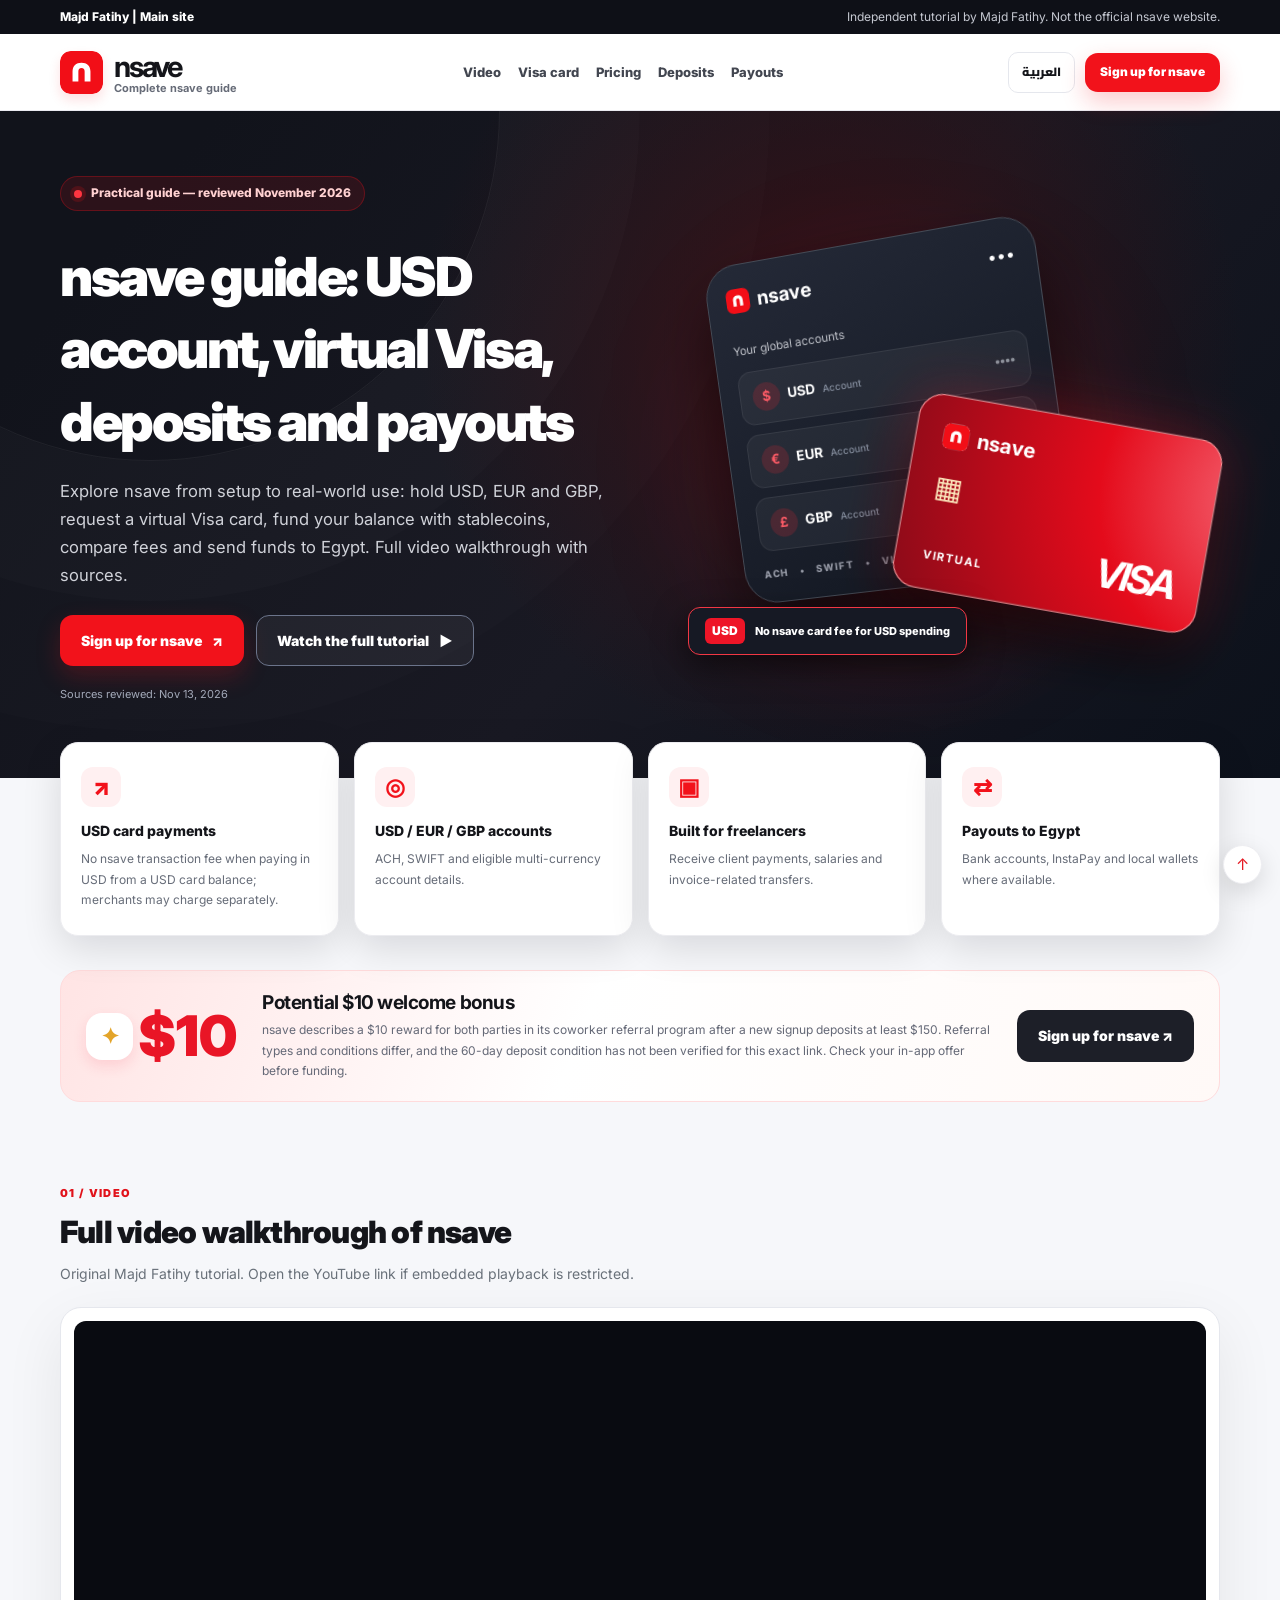
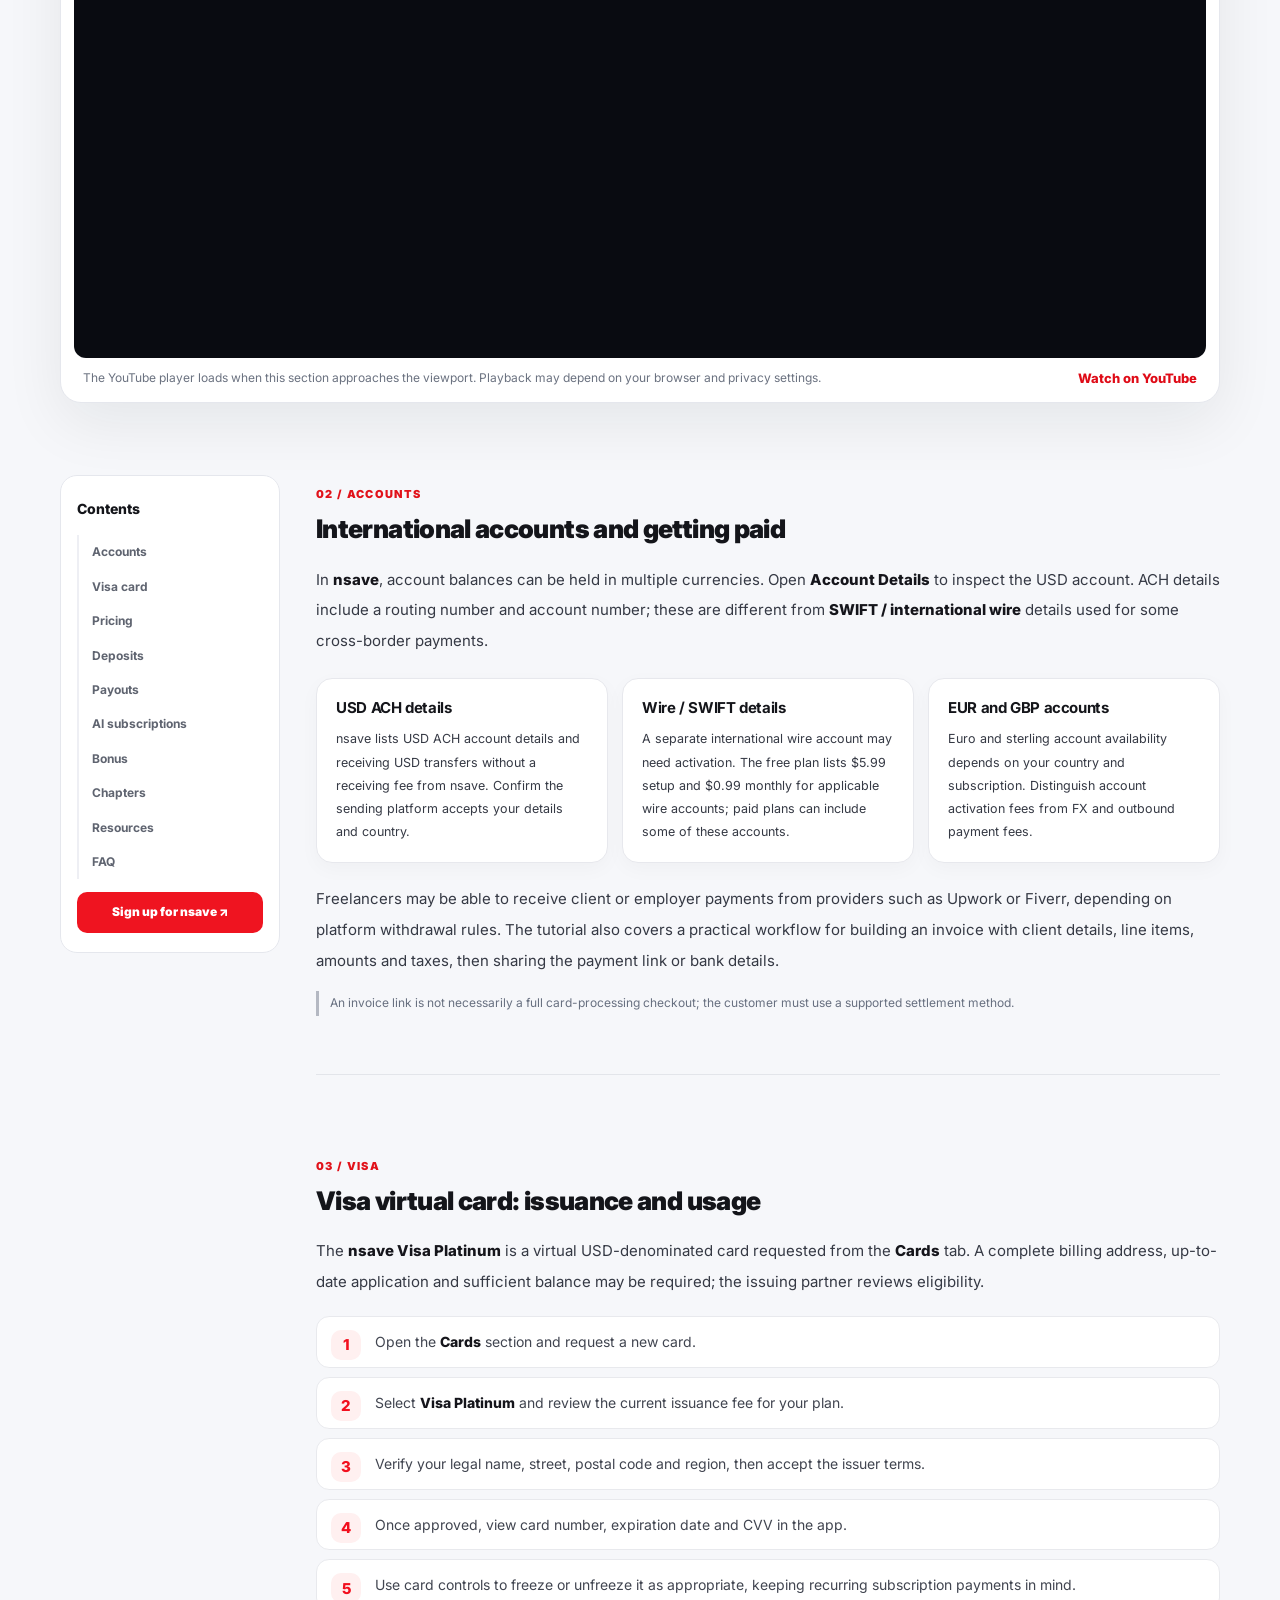
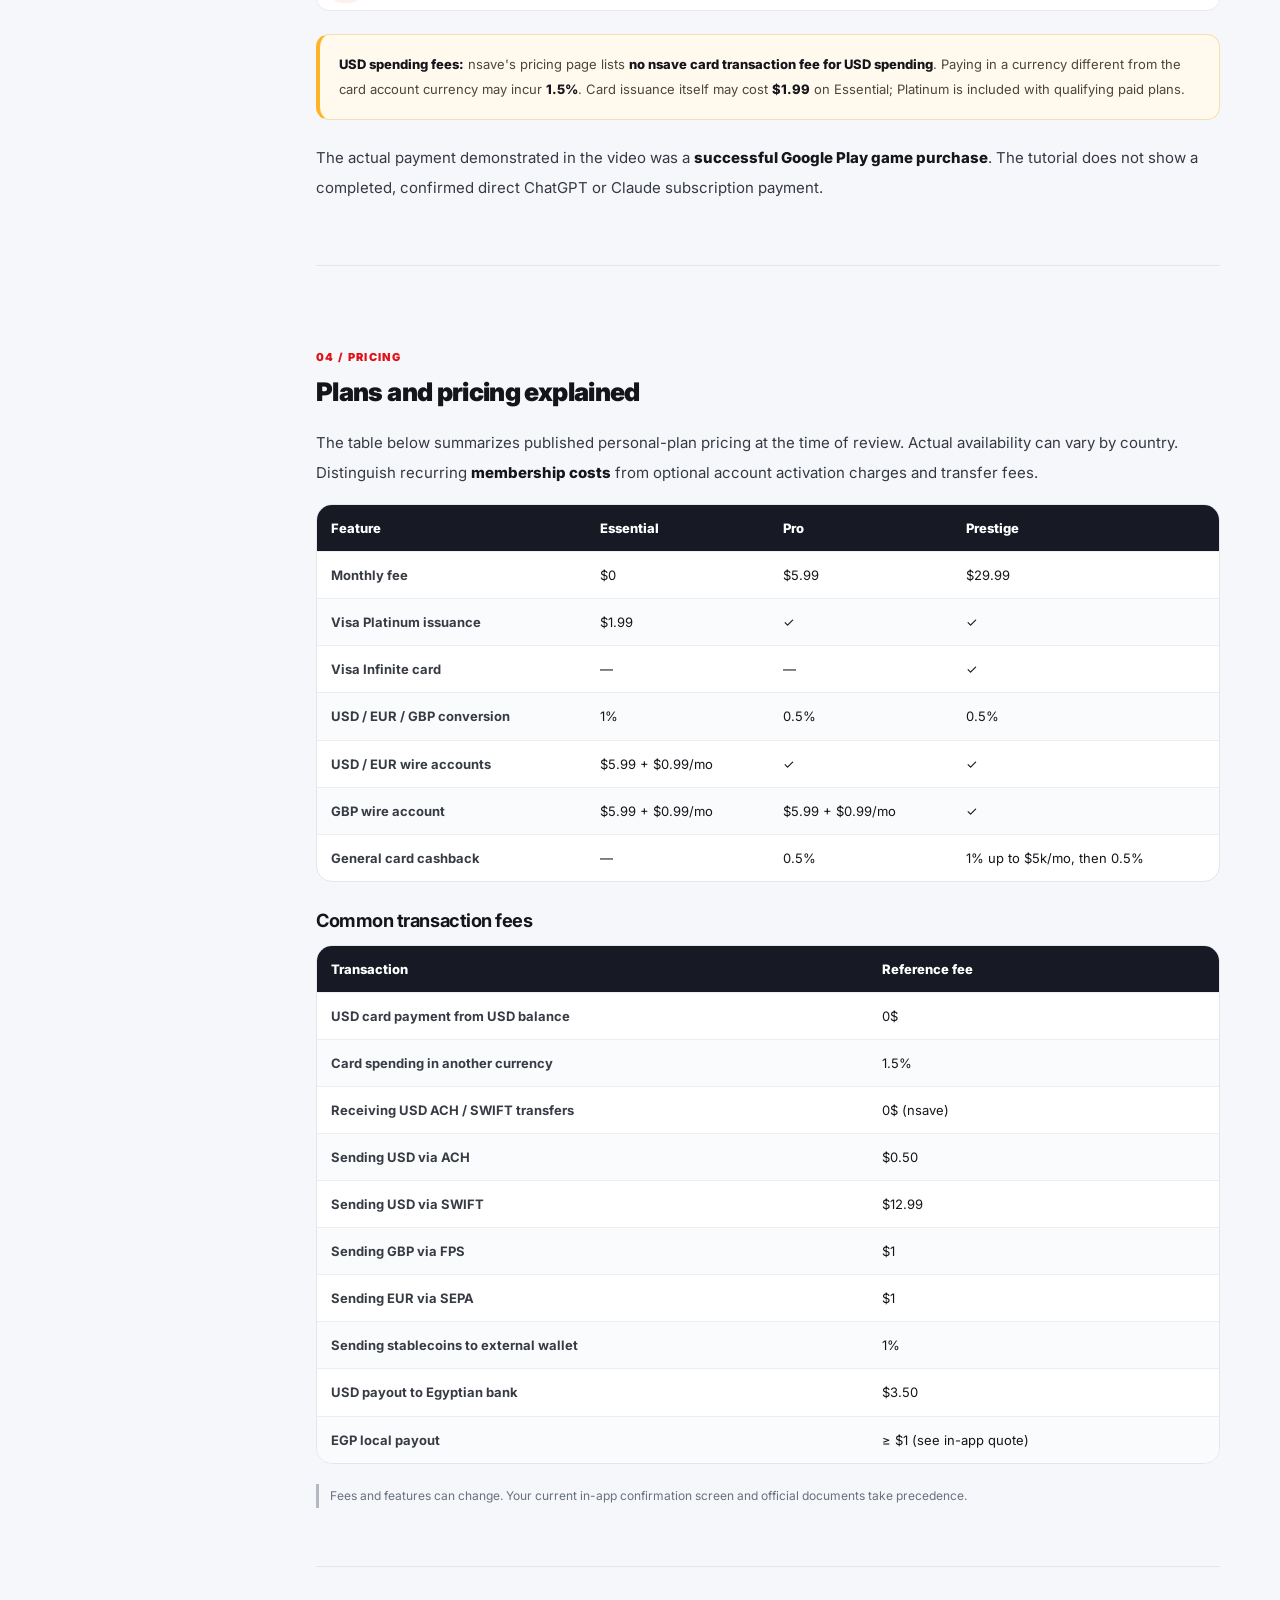
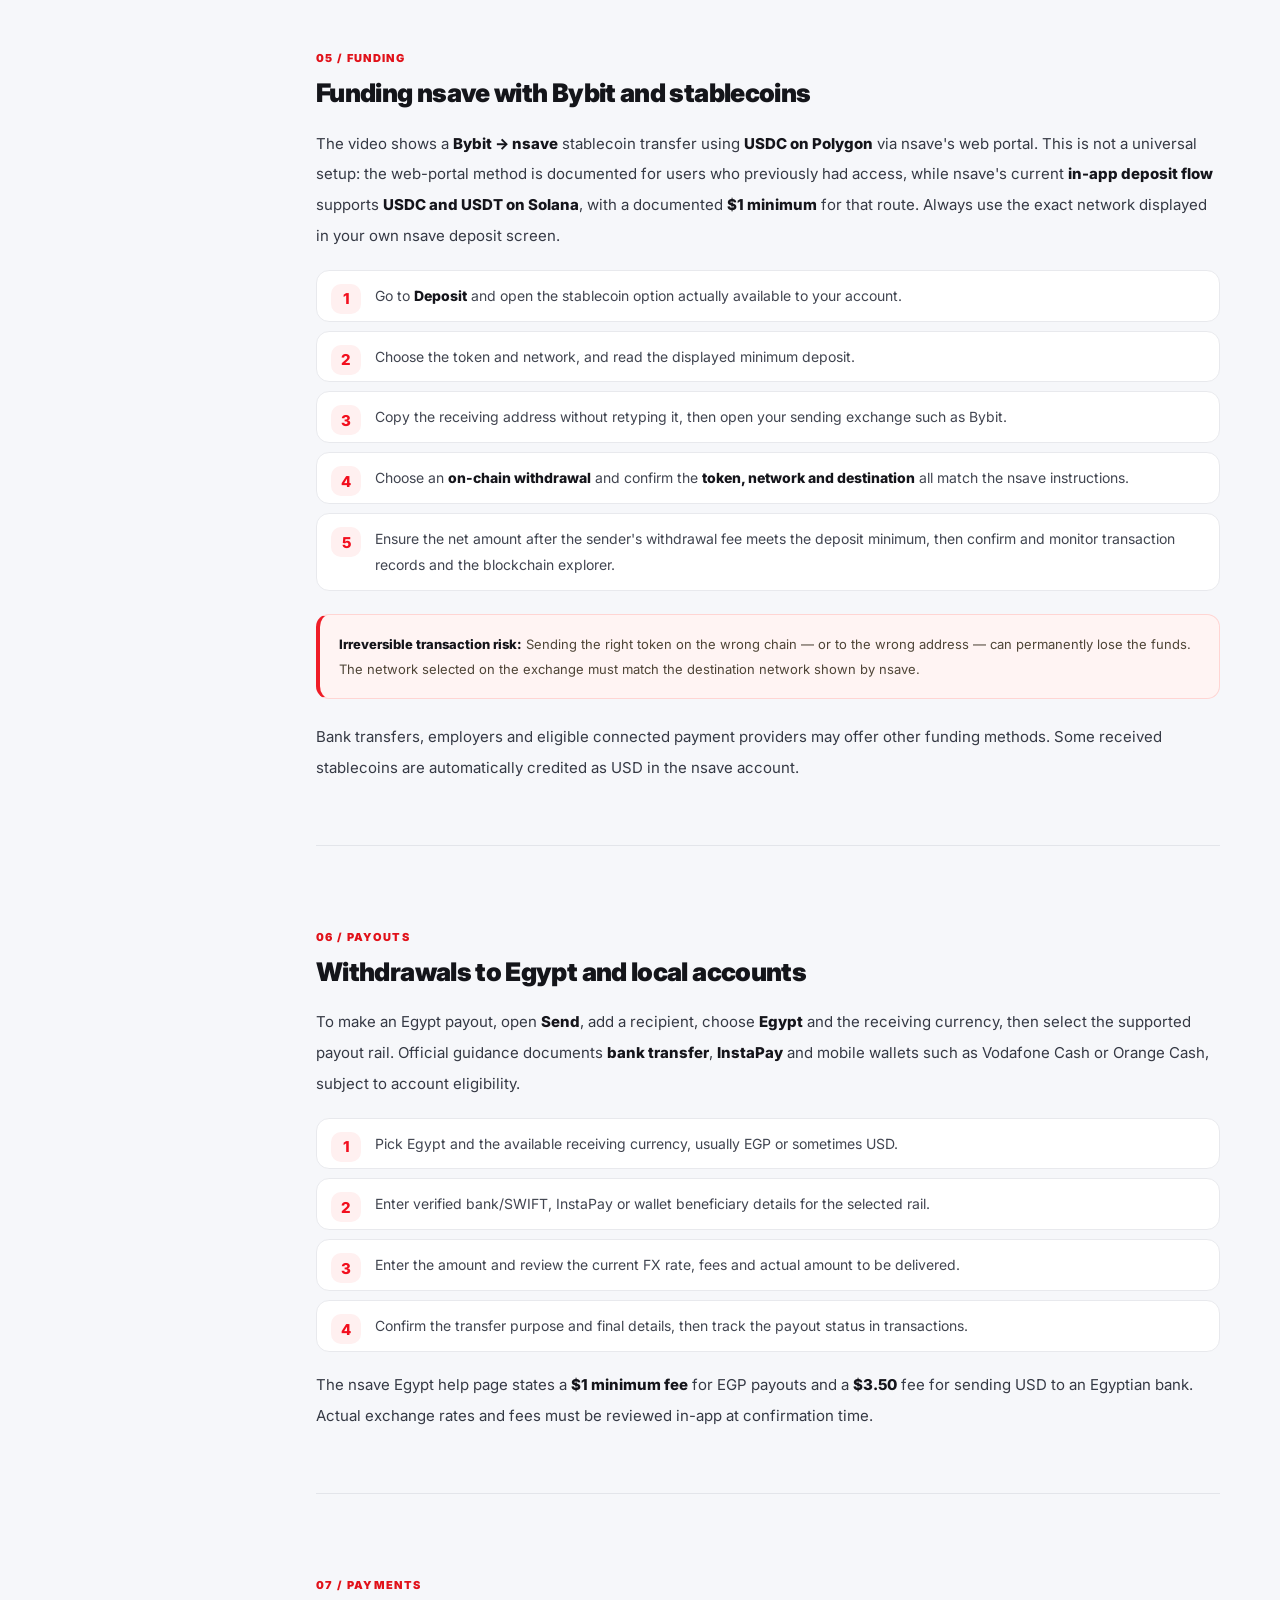
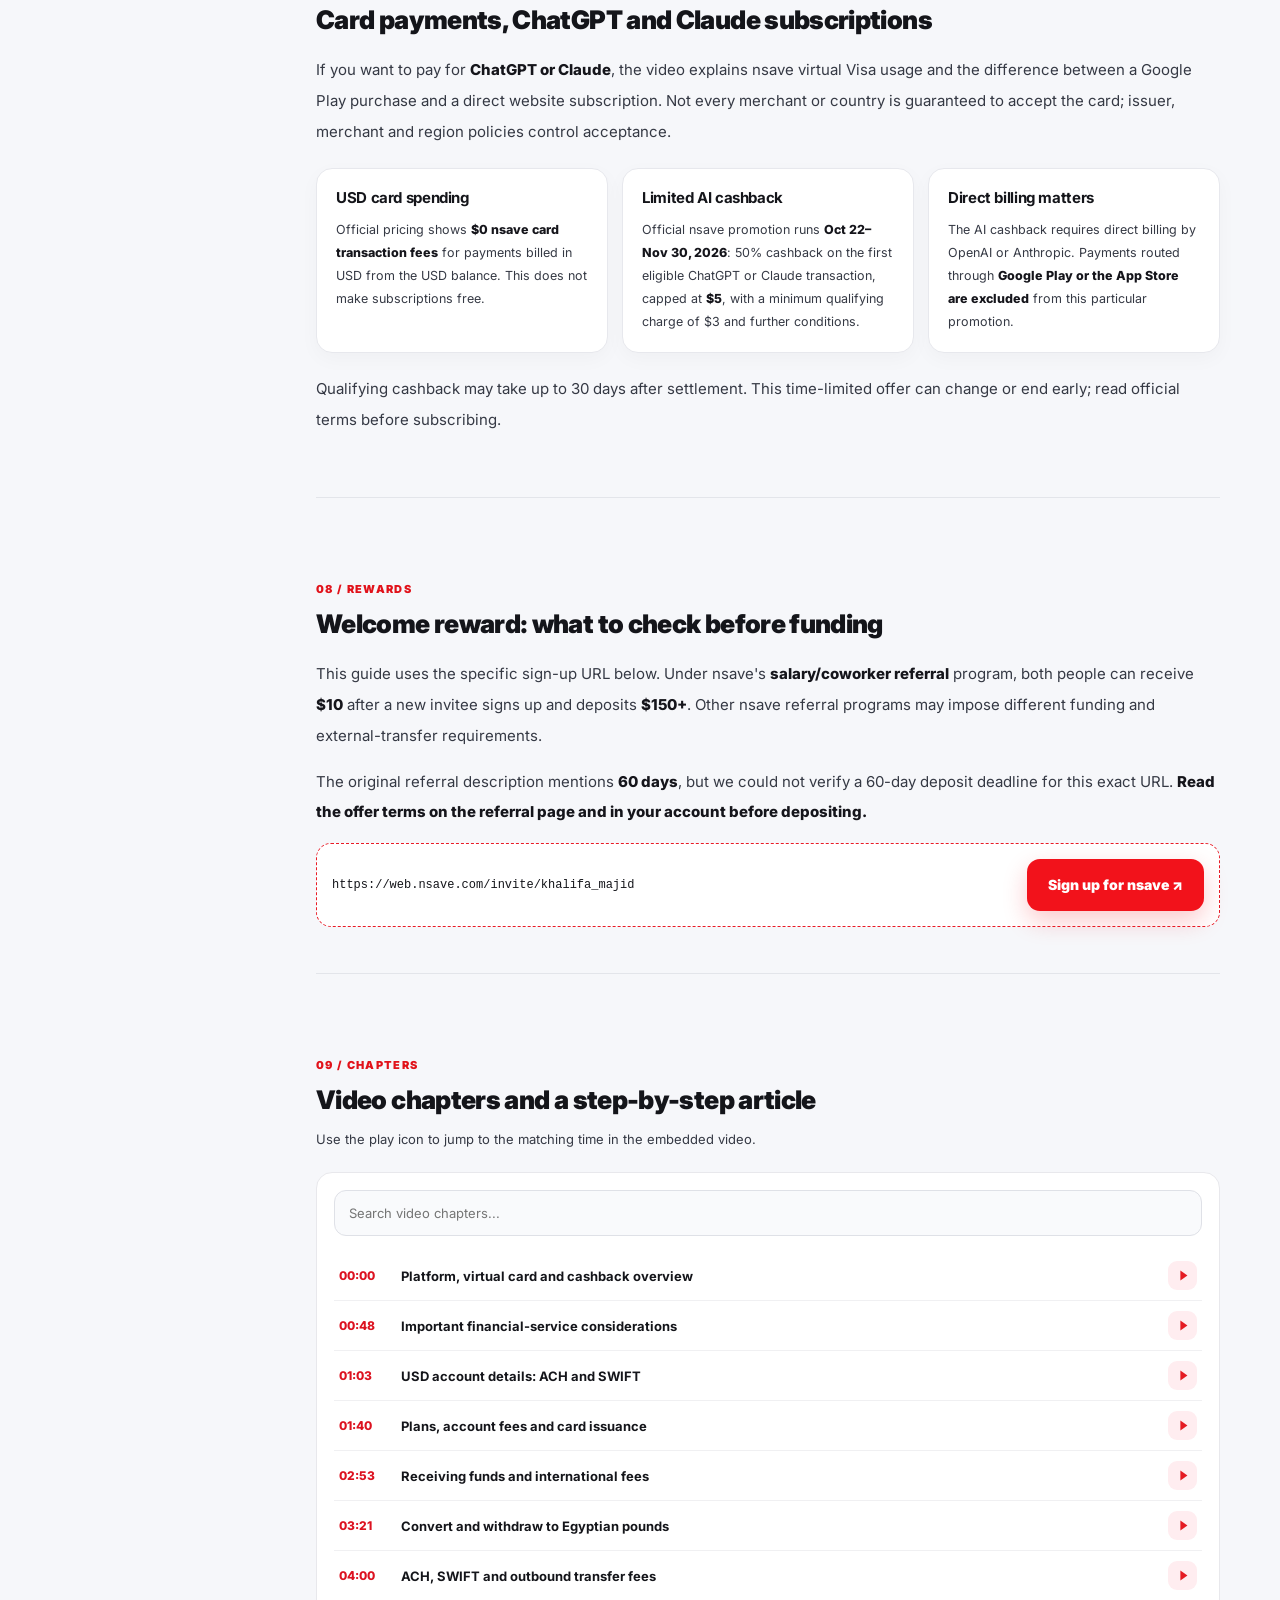
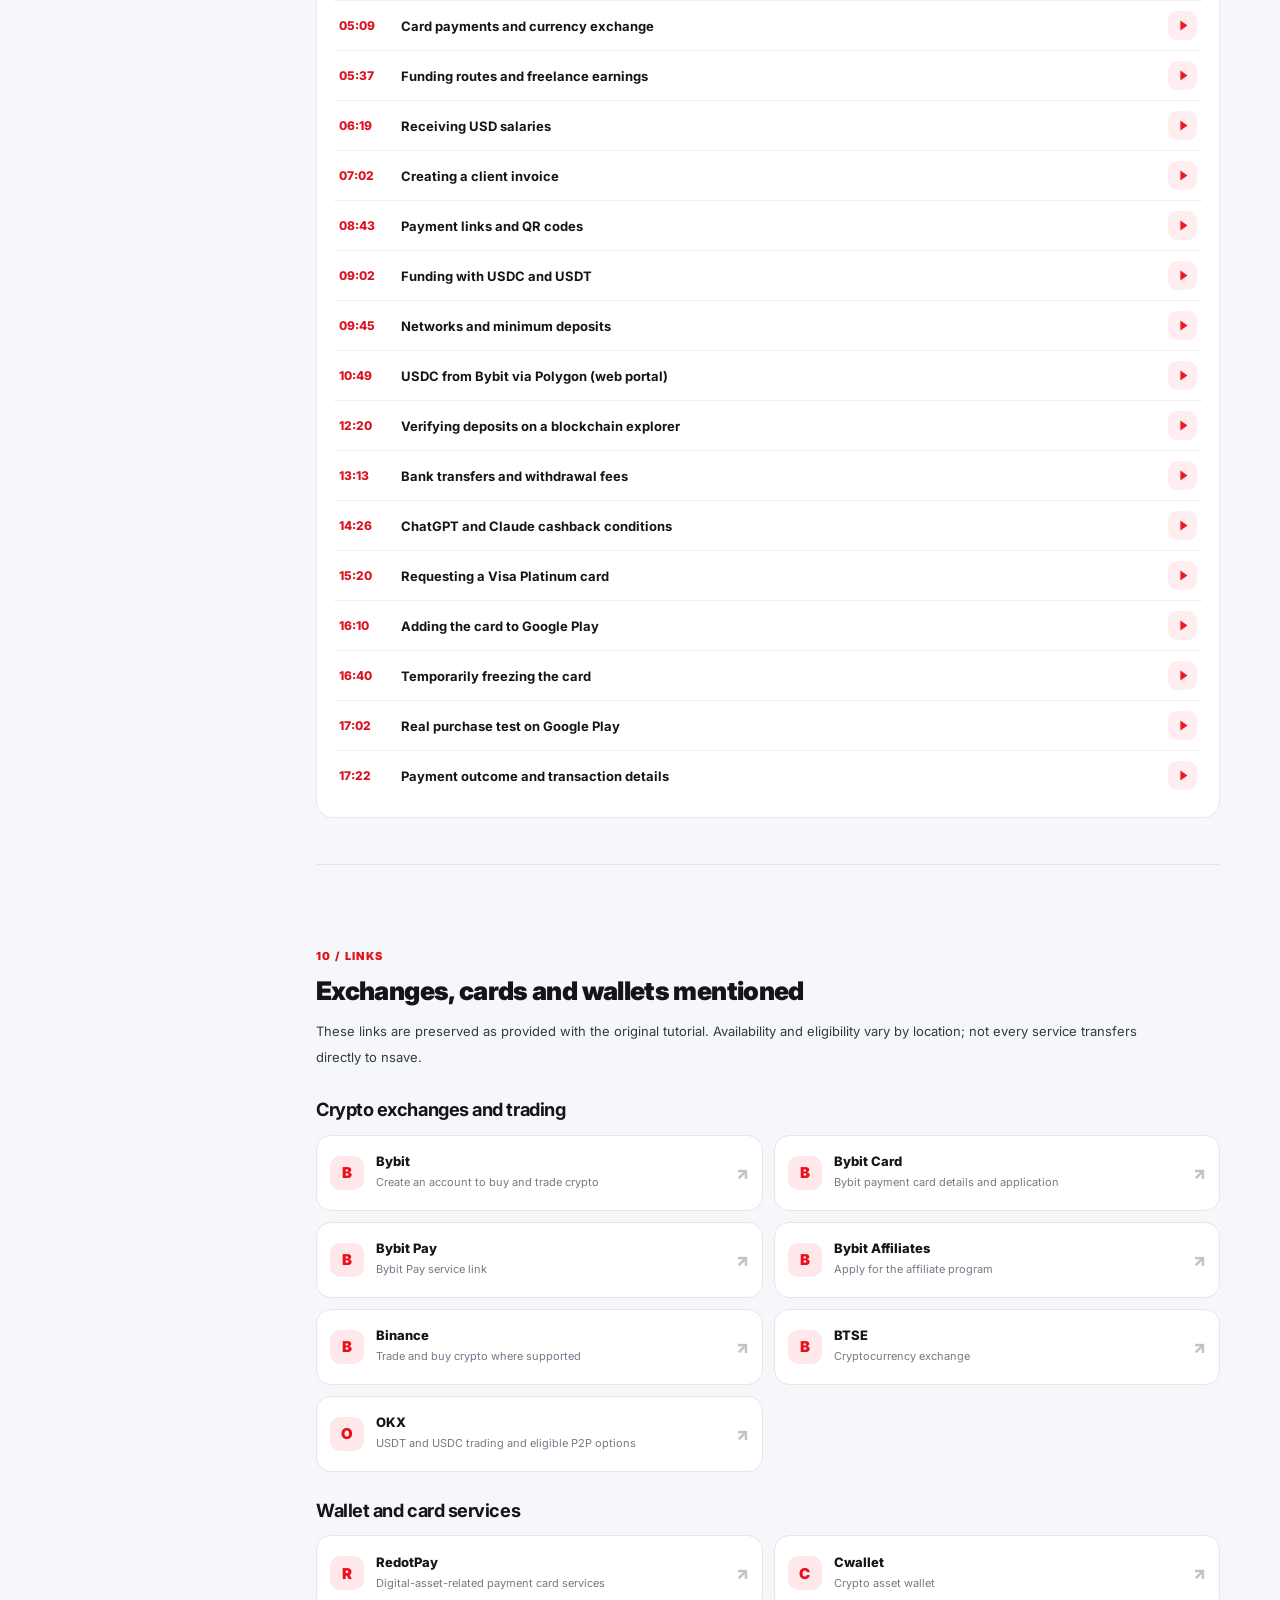
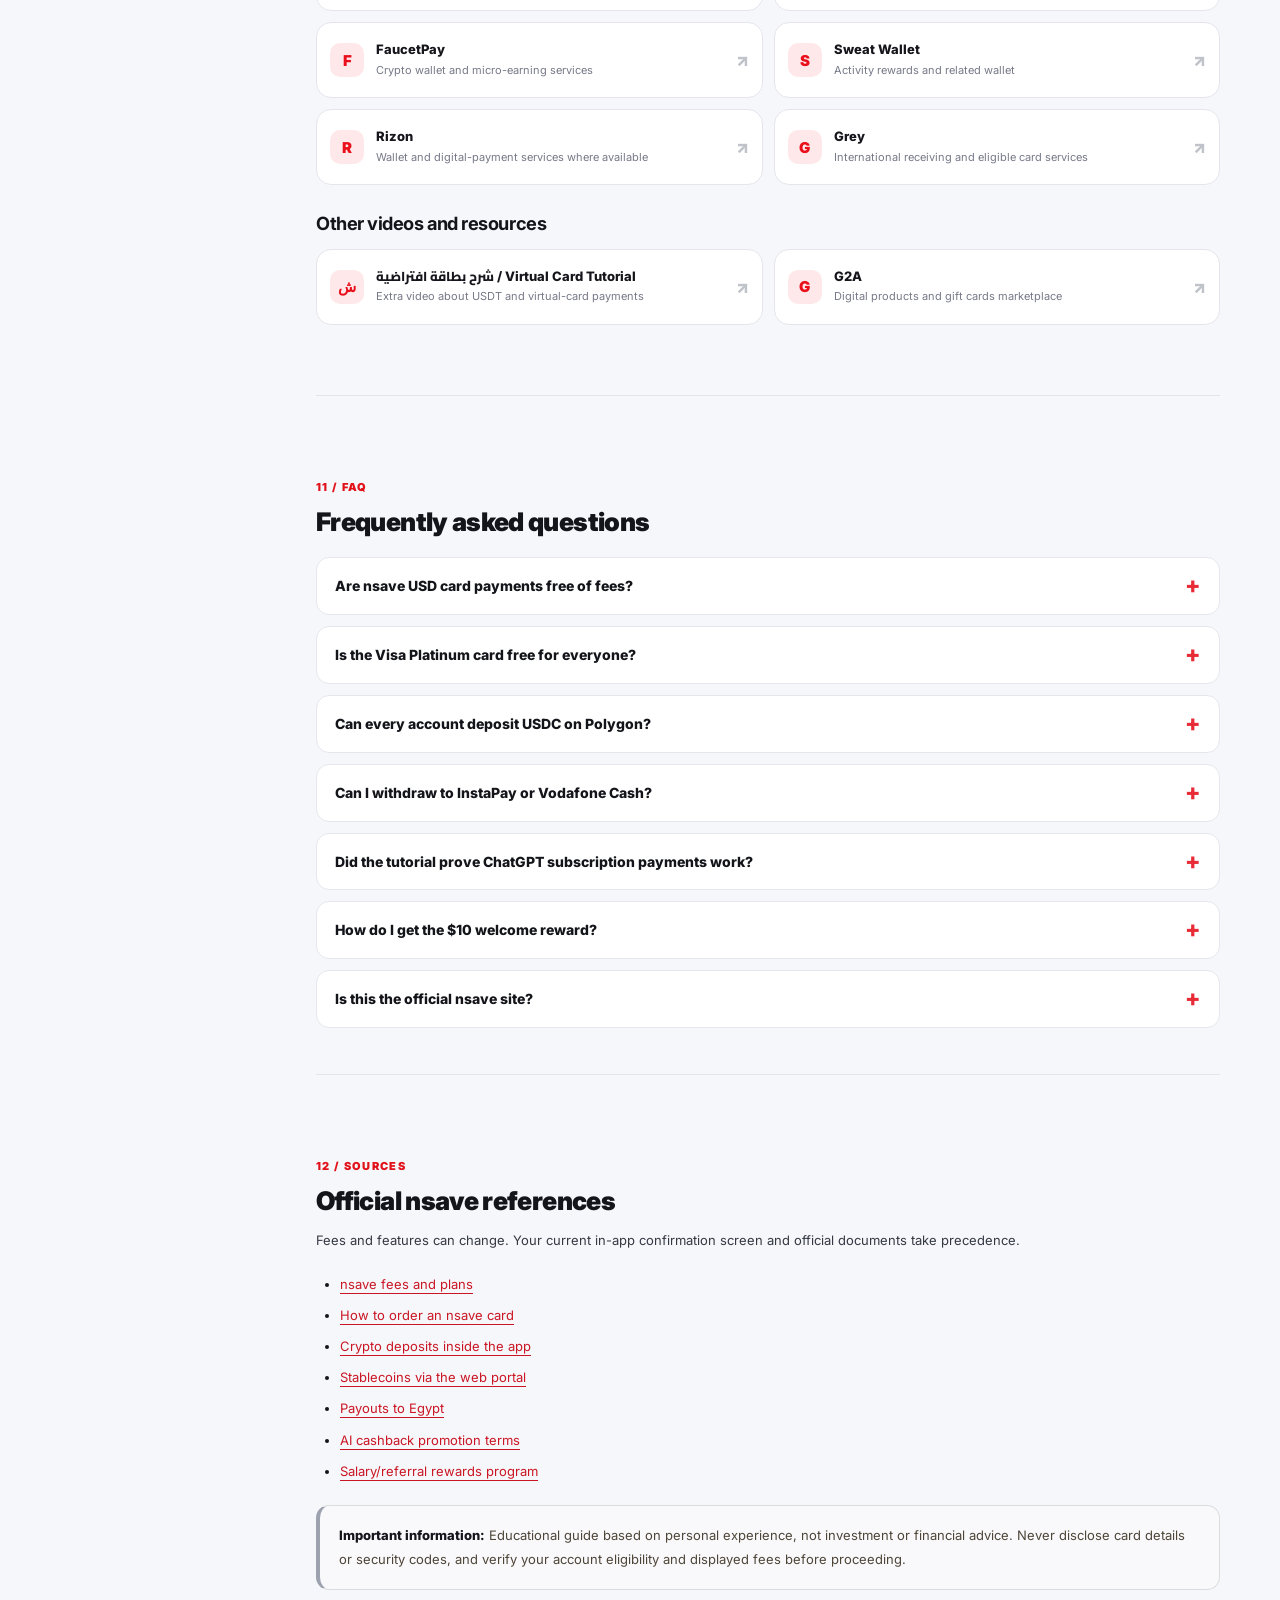
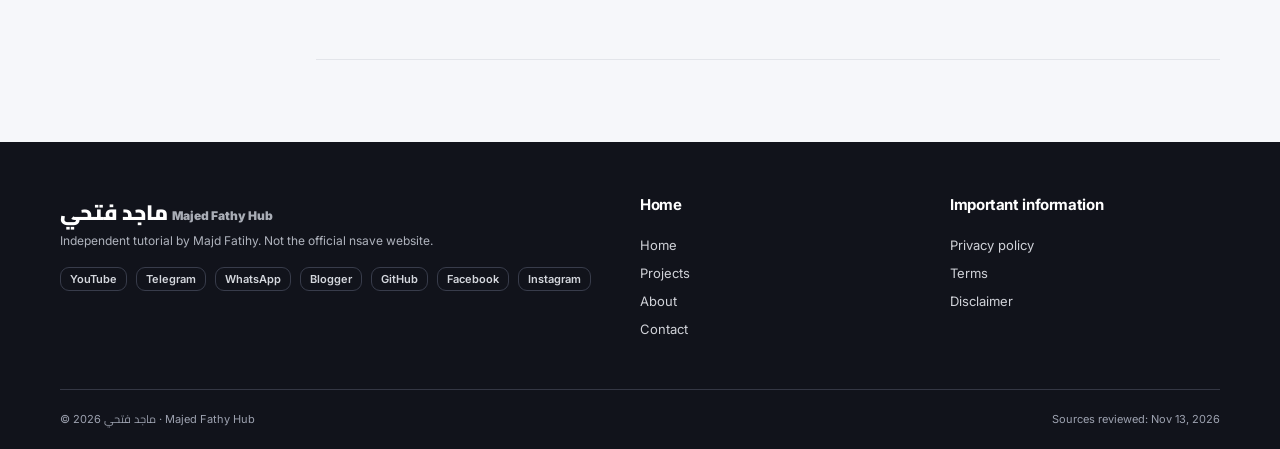
<file: en/index.html>
<!DOCTYPE html>
<html lang="en" dir="ltr">
<head>
<meta charset="utf-8"><meta name="viewport" content="width=device-width,initial-scale=1">
<title>nsave Complete Guide 2026: USD Account, Virtual Visa, Deposits, Transfers &amp; Fees | ماجد فتحي</title>
<meta name="description" content="A complete nsave guide: USD accounts, ACH and SWIFT, Visa Platinum card, USDC and USDT deposits, Egypt payouts, pricing plans and a Google Play payment test.">
<meta name="author" content="ماجد فتحي"><meta name="robots" content="index,follow,max-image-preview:large,max-snippet:-1,max-video-preview:-1">
<meta name="theme-color" content="#101115"><meta name="color-scheme" content="light"><meta name="referrer" content="strict-origin-when-cross-origin">
<link rel="canonical" href="https://dev.majdfatihy.com/nsave-virtual-visa-card-usd-account/en/"><link rel="alternate" hreflang="ar-EG" href="https://dev.majdfatihy.com/nsave-virtual-visa-card-usd-account/"><link rel="alternate" hreflang="en" href="https://dev.majdfatihy.com/nsave-virtual-visa-card-usd-account/en/"><link rel="alternate" hreflang="x-default" href="https://dev.majdfatihy.com/nsave-virtual-visa-card-usd-account/">
<link rel="icon" type="image/svg+xml" href="../assets/nsave-logo.svg">
<meta property="og:type" content="article"><meta property="og:site_name" content="Majed Fathy Hub"><meta property="og:locale" content="en_US">
<meta property="og:title" content="nsave Complete Guide 2026: USD Account, Virtual Visa, Deposits, Transfers &amp; Fees"><meta property="og:description" content="A complete nsave guide: USD accounts, ACH and SWIFT, Visa Platinum card, USDC and USDT deposits, Egypt payouts, pricing plans and a Google Play payment test."><meta property="og:url" content="https://dev.majdfatihy.com/nsave-virtual-visa-card-usd-account/en/"><meta property="og:image" content="https://dev.majdfatihy.com/nsave-virtual-visa-card-usd-account/assets/og-nsave.png"><meta property="og:image:width" content="1200"><meta property="og:image:height" content="630"><meta property="og:image:alt" content="nsave tutorial with USD account and Visa card">
<meta name="twitter:card" content="summary_large_image"><meta name="twitter:title" content="nsave Complete Guide 2026: USD Account, Virtual Visa, Deposits, Transfers &amp; Fees"><meta name="twitter:description" content="A complete nsave guide: USD accounts, ACH and SWIFT, Visa Platinum card, USDC and USDT deposits, Egypt payouts, pricing plans and a Google Play payment test."><meta name="twitter:image" content="https://dev.majdfatihy.com/nsave-virtual-visa-card-usd-account/assets/og-nsave.png">
<link rel="preconnect" href="https://fonts.googleapis.com"><link rel="preconnect" href="https://fonts.gstatic.com" crossorigin>
<link href="https://fonts.googleapis.com/css2?family=Cairo:wght@400;500;600;700;800;900&family=Inter:wght@400;500;600;700;800;900&display=swap" rel="stylesheet">
<link href="../assets/nsave.css" rel="stylesheet"><script>document.documentElement.classList.add('js');</script><script defer src="../assets/nsave.js"></script>
<script type="application/ld+json">{"@context":"https://schema.org","@graph":[{"@type":"WebPage","@id":"https://dev.majdfatihy.com/nsave-virtual-visa-card-usd-account/en/#page","url":"https://dev.majdfatihy.com/nsave-virtual-visa-card-usd-account/en/","name":"nsave Complete Guide 2026: USD Account, Virtual Visa, Deposits, Transfers & Fees","description":"A complete nsave guide: USD accounts, ACH and SWIFT, Visa Platinum card, USDC and USDT deposits, Egypt payouts, pricing plans and a Google Play payment test.","inLanguage":"en","isPartOf":{"@type":"WebSite","@id":"https://dev.majdfatihy.com/#website"},"author":{"@type":"Person","@id":"https://dev.majdfatihy.com/#author"},"dateModified":"2026-11-23","primaryImageOfPage":{"@type":"ImageObject","url":"https://dev.majdfatihy.com/nsave-virtual-visa-card-usd-account/assets/og-nsave.png"},"mainEntity":{"@id":"https://dev.majdfatihy.com/nsave-virtual-visa-card-usd-account/en/#video"}},{"@type":"VideoObject","@id":"https://dev.majdfatihy.com/nsave-virtual-visa-card-usd-account/en/#video","name":"nsave tutorial: USD account, virtual Visa, deposits and payouts","description":"A complete nsave guide: USD accounts, ACH and SWIFT, Visa Platinum card, USDC and USDT deposits, Egypt payouts, pricing plans and a Google Play payment test.","thumbnailUrl":["https://dev.majdfatihy.com/nsave-virtual-visa-card-usd-account/assets/video-cover.png"],"embedUrl":"https://www.youtube-nocookie.com/embed/7QC6sQrjBCQ","url":"https://youtu.be/7QC6sQrjBCQ","inLanguage":"ar","publisher":{"@type":"Person","name":"ماجد فتحي","url":"https://www.youtube.com/@MajdFatihy"},"uploadDate":"2026-11-13T06:27:21Z","duration":"PT17M37S","hasPart":[{"@type":"Clip","name":"Platform, virtual card and cashback overview","startOffset":0,"endOffset":48,"url":"https://youtu.be/7QC6sQrjBCQ?t=0"},{"@type":"Clip","name":"Important financial-service considerations","startOffset":48,"endOffset":63,"url":"https://youtu.be/7QC6sQrjBCQ?t=48"},{"@type":"Clip","name":"USD account details: ACH and SWIFT","startOffset":63,"endOffset":100,"url":"https://youtu.be/7QC6sQrjBCQ?t=63"},{"@type":"Clip","name":"Plans, account fees and card issuance","startOffset":100,"endOffset":173,"url":"https://youtu.be/7QC6sQrjBCQ?t=100"},{"@type":"Clip","name":"Receiving funds and international fees","startOffset":173,"endOffset":201,"url":"https://youtu.be/7QC6sQrjBCQ?t=173"},{"@type":"Clip","name":"Convert and withdraw to Egyptian pounds","startOffset":201,"endOffset":240,"url":"https://youtu.be/7QC6sQrjBCQ?t=201"},{"@type":"Clip","name":"ACH, SWIFT and outbound transfer fees","startOffset":240,"endOffset":309,"url":"https://youtu.be/7QC6sQrjBCQ?t=240"},{"@type":"Clip","name":"Card payments and currency exchange","startOffset":309,"endOffset":337,"url":"https://youtu.be/7QC6sQrjBCQ?t=309"},{"@type":"Clip","name":"Funding routes and freelance earnings","startOffset":337,"endOffset":379,"url":"https://youtu.be/7QC6sQrjBCQ?t=337"},{"@type":"Clip","name":"Receiving USD salaries","startOffset":379,"endOffset":422,"url":"https://youtu.be/7QC6sQrjBCQ?t=379"},{"@type":"Clip","name":"Creating a client invoice","startOffset":422,"endOffset":523,"url":"https://youtu.be/7QC6sQrjBCQ?t=422"},{"@type":"Clip","name":"Payment links and QR codes","startOffset":523,"endOffset":542,"url":"https://youtu.be/7QC6sQrjBCQ?t=523"},{"@type":"Clip","name":"Funding with USDC and USDT","startOffset":542,"endOffset":585,"url":"https://youtu.be/7QC6sQrjBCQ?t=542"},{"@type":"Clip","name":"Networks and minimum deposits","startOffset":585,"endOffset":649,"url":"https://youtu.be/7QC6sQrjBCQ?t=585"},{"@type":"Clip","name":"USDC from Bybit via Polygon (web portal)","startOffset":649,"endOffset":740,"url":"https://youtu.be/7QC6sQrjBCQ?t=649"},{"@type":"Clip","name":"Verifying deposits on a blockchain explorer","startOffset":740,"endOffset":793,"url":"https://youtu.be/7QC6sQrjBCQ?t=740"},{"@type":"Clip","name":"Bank transfers and withdrawal fees","startOffset":793,"endOffset":866,"url":"https://youtu.be/7QC6sQrjBCQ?t=793"},{"@type":"Clip","name":"ChatGPT and Claude cashback conditions","startOffset":866,"endOffset":920,"url":"https://youtu.be/7QC6sQrjBCQ?t=866"},{"@type":"Clip","name":"Requesting a Visa Platinum card","startOffset":920,"endOffset":970,"url":"https://youtu.be/7QC6sQrjBCQ?t=920"},{"@type":"Clip","name":"Adding the card to Google Play","startOffset":970,"endOffset":1000,"url":"https://youtu.be/7QC6sQrjBCQ?t=970"},{"@type":"Clip","name":"Temporarily freezing the card","startOffset":1000,"endOffset":1022,"url":"https://youtu.be/7QC6sQrjBCQ?t=1000"},{"@type":"Clip","name":"Real purchase test on Google Play","startOffset":1022,"endOffset":1042,"url":"https://youtu.be/7QC6sQrjBCQ?t=1022"},{"@type":"Clip","name":"Payment outcome and transaction details","startOffset":1042,"endOffset":1057,"url":"https://youtu.be/7QC6sQrjBCQ?t=1042"}]},{"@type":"BreadcrumbList","itemListElement":[{"@type":"ListItem","position":1,"name":"Majd Fatihy","item":"https://dev.majdfatihy.com/"},{"@type":"ListItem","position":2,"name":"nsave guide","item":"https://dev.majdfatihy.com/nsave-virtual-visa-card-usd-account/en/"}]},{"@type":"Article","headline":"nsave Complete Guide 2026: USD Account, Virtual Visa, Deposits, Transfers & Fees","description":"A complete nsave guide: USD accounts, ACH and SWIFT, Visa Platinum card, USDC and USDT deposits, Egypt payouts, pricing plans and a Google Play payment test.","inLanguage":"en","dateModified":"2026-11-23","image":"https://dev.majdfatihy.com/nsave-virtual-visa-card-usd-account/assets/og-nsave.png","author":{"@type":"Person","name":"ماجد فتحي","url":"https://dev.majdfatihy.com/"},"mainEntityOfPage":"https://dev.majdfatihy.com/nsave-virtual-visa-card-usd-account/en/"}]}</script>
<script async src="https://www.googletagmanager.com/gtag/js?id=G-F7K26SPSHF"></script>
<script>window.dataLayer=window.dataLayer||[];function gtag(){dataLayer.push(arguments)}gtag('js',new Date());gtag('config','G-F7K26SPSHF');</script>
</head>
<body data-page-language="en" data-alt-page="https://dev.majdfatihy.com/nsave-virtual-visa-card-usd-account/"><a class="skip" href="#main">Skip to content</a>
<div class="site-top"><div class="container site-top__inner"><a class="hub" href="https://dev.majdfatihy.com/">Majd Fatihy | Main site</a><span>Independent tutorial by Majd Fatihy. Not the official nsave website.</span></div></div>
<header class="topbar"><div class="container topbar-inner"><a href="#overview" class="logo" aria-label="nsave guide"><img src="../assets/nsave-logo.svg" width="43" height="43" alt=""><span><b>nsave</b><small>Complete nsave guide</small></span></a><nav class="main-links" aria-label="Sections"><a href="#video">Video</a><a href="#card">Visa card</a><a href="#plans">Pricing</a><a href="#deposit">Deposits</a><a href="#withdraw">Payouts</a></nav><div class="top-actions"><a class="language" href="https://dev.majdfatihy.com/nsave-virtual-visa-card-usd-account/" data-language-choice="ar" lang="ar" aria-label="Choose language">العربية</a><a class="btn btn-sm btn-red" href="https://web.nsave.com/invite/khalifa_majid" target="_blank" rel="noopener noreferrer sponsored">Sign up for nsave</a></div></div></header>
<main id="main">
<section class="hero" id="overview"><div class="container hero-grid"><div class="hero-copy"><p class="eyebrow"><span class="eyebrow-dot"></span>Practical guide — reviewed November 2026</p><h1>nsave guide: USD account, virtual Visa, deposits and payouts</h1><p class="hero-lead">Explore nsave from setup to real-world use: hold USD, EUR and GBP, request a virtual Visa card, fund your balance with stablecoins, compare fees and send funds to Egypt. Full video walkthrough with sources.</p><div class="hero-buttons"><a href="https://web.nsave.com/invite/khalifa_majid" class="btn btn-red" target="_blank" rel="noopener noreferrer sponsored">Sign up for nsave<span aria-hidden="true">↗</span></a><a href="#video" class="btn btn-outline">Watch the full tutorial <span aria-hidden="true">▶</span></a></div><span class="hero-update">Sources reviewed: Nov 13, 2026</span></div>
<div class="hero-visual" role="img" aria-label="nsave multi-currency accounts and virtual Visa illustration"><div class="glow-red"></div><div class="account-ui"><div class="ui-top"><span class="mini-logo"><img src="../assets/nsave-logo.svg" alt=""> nsave</span><span>•••</span></div><span class="ui-sub">Your global accounts</span><div class="currency"><span><i class="coin">$</i> USD <small>Account</small></span><strong>••••</strong></div><div class="currency"><span><i class="coin">€</i> EUR <small>Account</small></span><strong>••••</strong></div><div class="currency"><span><i class="coin">£</i> GBP <small>Account</small></span><strong>••••</strong></div><div class="ui-bottom">ACH <span>•</span> SWIFT <span>•</span> VISA</div></div><div class="visa-visual"><span class="mini-logo"><img src="../assets/nsave-logo.svg" alt=""> nsave</span><span class="visa-chip">▦</span><span class="visa-lower">VIRTUAL <b>VISA</b></span></div><div class="visual-caption"><span>USD</span><strong>No nsave card fee for USD spending</strong></div></div></div></section>
<div class="container benefits"><div class="benefit"><i>↗</i><strong>USD card payments</strong><p>No nsave transaction fee when paying in USD from a USD card balance; merchants may charge separately.</p></div><div class="benefit"><i>◎</i><strong>USD / EUR / GBP accounts</strong><p>ACH, SWIFT and eligible multi-currency account details.</p></div><div class="benefit"><i>▣</i><strong>Built for freelancers</strong><p>Receive client payments, salaries and invoice-related transfers.</p></div><div class="benefit"><i>⇄</i><strong>Payouts to Egypt</strong><p>Bank accounts, InstaPay and local wallets where available.</p></div></div>
<section class="container bonus-spot"><div class="bonus-value" dir="ltr"><span class="gift-box" aria-hidden="true">✦</span>$10</div><div><h2>Potential $10 welcome bonus</h2><p>nsave describes a $10 reward for both parties in its coworker referral program after a new signup deposits at least $150. Referral types and conditions differ, and the 60-day deposit condition has not been verified for this exact link. Check your in-app offer before funding.</p></div><a href="https://web.nsave.com/invite/khalifa_majid" class="btn btn-dark" target="_blank" rel="noopener noreferrer sponsored">Sign up for nsave ↗</a></section>
<section class="container section" id="video"><div class="section-heading"><span class="section-index">01 / VIDEO</span><h2>Full video walkthrough of nsave</h2><p>Original Majd Fatihy tutorial. Open the YouTube link if embedded playback is restricted.</p></div><div class="video-shell"><div class="video-frame" id="videoFrame"><iframe id="nsavePlayer" src="https://www.youtube-nocookie.com/embed/7QC6sQrjBCQ?rel=0&amp;playsinline=1" title="Full video walkthrough of nsave" loading="lazy" referrerpolicy="strict-origin-when-cross-origin" allow="accelerometer; autoplay; clipboard-write; encrypted-media; gyroscope; picture-in-picture; web-share" allowfullscreen></iframe></div><div class="video-meta"><p>The YouTube player loads when this section approaches the viewport. Playback may depend on your browser and privacy settings.</p><a href="https://youtu.be/7QC6sQrjBCQ" class="external-video" target="_blank" rel="noopener noreferrer">Watch on YouTube</a></div></div></section>
<div class="container content-layout"><aside class="toc"><strong>Contents</strong><nav aria-label="On this page"><a href="#accounts">Accounts</a><a href="#card">Visa card</a><a href="#plans">Pricing</a><a href="#deposit">Deposits</a><a href="#withdraw">Payouts</a><a href="#ai">AI subscriptions</a><a href="#bonus">Bonus</a><a href="#chapters">Chapters</a><a href="#resources">Resources</a><a href="#faq">FAQ</a></nav><a class="toc-cta" href="https://web.nsave.com/invite/khalifa_majid" target="_blank" rel="noopener noreferrer sponsored">Sign up for nsave ↗</a></aside><div class="article-body">
<section class="section article-section" id="accounts"><div class="section-heading"><span class="section-index">02 / ACCOUNTS</span><h2>International accounts and getting paid</h2></div><p>In <strong>nsave</strong>, account balances can be held in multiple currencies. Open <strong>Account Details</strong> to inspect the USD account. ACH details include a routing number and account number; these are different from <strong>SWIFT / international wire</strong> details used for some cross-border payments.</p><div class="info-grid"><div><h3>USD ACH details</h3><p>nsave lists USD ACH account details and receiving USD transfers without a receiving fee from nsave. Confirm the sending platform accepts your details and country.</p></div><div><h3>Wire / SWIFT details</h3><p>A separate international wire account may need activation. The free plan lists $5.99 setup and $0.99 monthly for applicable wire accounts; paid plans can include some of these accounts.</p></div><div><h3>EUR and GBP accounts</h3><p>Euro and sterling account availability depends on your country and subscription. Distinguish account activation fees from FX and outbound payment fees.</p></div></div><p>Freelancers may be able to receive client or employer payments from providers such as Upwork or Fiverr, depending on platform withdrawal rules. The tutorial also covers a practical workflow for building an invoice with client details, line items, amounts and taxes, then sharing the payment link or bank details.</p><p class="footnote">An invoice link is not necessarily a full card-processing checkout; the customer must use a supported settlement method.</p></section>
<section class="section article-section" id="card"><div class="section-heading"><span class="section-index">03 / VISA</span><h2>Visa virtual card: issuance and usage</h2></div><p>The <strong>nsave Visa Platinum</strong> is a virtual USD-denominated card requested from the <strong>Cards</strong> tab. A complete billing address, up-to-date application and sufficient balance may be required; the issuing partner reviews eligibility.</p><ol class="steps"><li>Open the <strong>Cards</strong> section and request a new card.</li><li>Select <strong>Visa Platinum</strong> and review the current issuance fee for your plan.</li><li>Verify your legal name, street, postal code and region, then accept the issuer terms.</li><li>Once approved, view card number, expiration date and CVV in the app.</li><li>Use card controls to freeze or unfreeze it as appropriate, keeping recurring subscription payments in mind.</li></ol><div class="notice"><strong>USD spending fees:</strong> nsave's pricing page lists <strong>no nsave card transaction fee for USD spending</strong>. Paying in a currency different from the card account currency may incur <strong>1.5%</strong>. Card issuance itself may cost <strong>$1.99</strong> on Essential; Platinum is included with qualifying paid plans.</div><p>The actual payment demonstrated in the video was a <strong>successful Google Play game purchase</strong>. The tutorial does not show a completed, confirmed direct ChatGPT or Claude subscription payment.</p></section>
<section class="section article-section" id="plans"><div class="section-heading"><span class="section-index">04 / PRICING</span><h2>Plans and pricing explained</h2></div><p>The table below summarizes published personal-plan pricing at the time of review. Actual availability can vary by country. Distinguish recurring <strong>membership costs</strong> from optional account activation charges and transfer fees.</p><div class="table-scroll" tabindex="0" role="region" aria-label="Plans"><table><thead><tr><th scope="col">Feature</th><th scope="col">Essential</th><th scope="col">Pro</th><th scope="col">Prestige</th></tr></thead><tbody><tr><th scope="row">Monthly fee</th><td>$0</td><td>$5.99</td><td>$29.99</td></tr><tr><th scope="row">Visa Platinum issuance</th><td>$1.99</td><td>✓</td><td>✓</td></tr><tr><th scope="row">Visa Infinite card</th><td>—</td><td>—</td><td>✓</td></tr><tr><th scope="row">USD / EUR / GBP conversion</th><td>1%</td><td>0.5%</td><td>0.5%</td></tr><tr><th scope="row">USD / EUR wire accounts</th><td>$5.99 + $0.99/mo</td><td>✓</td><td>✓</td></tr><tr><th scope="row">GBP wire account</th><td>$5.99 + $0.99/mo</td><td>$5.99 + $0.99/mo</td><td>✓</td></tr><tr><th scope="row">General card cashback</th><td>—</td><td>0.5%</td><td>1% up to $5k/mo, then 0.5%</td></tr></tbody></table></div><h3>Common transaction fees</h3><div class="table-scroll" tabindex="0" role="region" aria-label="Transaction fees"><table><thead><tr><th>Transaction</th><th>Reference fee</th></tr></thead><tbody><tr><th scope="row">USD card payment from USD balance</th><td>0$</td></tr><tr><th scope="row">Card spending in another currency</th><td>1.5%</td></tr><tr><th scope="row">Receiving USD ACH / SWIFT transfers</th><td>0$ (nsave)</td></tr><tr><th scope="row">Sending USD via ACH</th><td>$0.50</td></tr><tr><th scope="row">Sending USD via SWIFT</th><td>$12.99</td></tr><tr><th scope="row">Sending GBP via FPS</th><td>$1</td></tr><tr><th scope="row">Sending EUR via SEPA</th><td>$1</td></tr><tr><th scope="row">Sending stablecoins to external wallet</th><td>1%</td></tr><tr><th scope="row">USD payout to Egyptian bank</th><td>$3.50</td></tr><tr><th scope="row">EGP local payout</th><td>≥ $1 (see in-app quote)</td></tr></tbody></table></div><p class="footnote">Fees and features can change. Your current in-app confirmation screen and official documents take precedence.</p></section>
<section class="section article-section" id="deposit"><div class="section-heading"><span class="section-index">05 / FUNDING</span><h2>Funding nsave with Bybit and stablecoins</h2></div><p>The video shows a <strong>Bybit → nsave</strong> stablecoin transfer using <strong>USDC on Polygon</strong> via nsave's web portal. This is not a universal setup: the web-portal method is documented for users who previously had access, while nsave's current <strong>in-app deposit flow</strong> supports <strong>USDC and USDT on Solana</strong>, with a documented <strong>$1 minimum</strong> for that route. Always use the exact network displayed in your own nsave deposit screen.</p><ol class="steps"><li>Go to <strong>Deposit</strong> and open the stablecoin option actually available to your account.</li><li>Choose the token and network, and read the displayed minimum deposit.</li><li>Copy the receiving address without retyping it, then open your sending exchange such as Bybit.</li><li>Choose an <strong>on-chain withdrawal</strong> and confirm the <strong>token, network and destination</strong> all match the nsave instructions.</li><li>Ensure the net amount after the sender's withdrawal fee meets the deposit minimum, then confirm and monitor transaction records and the blockchain explorer.</li></ol><div class="notice alert"><strong>Irreversible transaction risk:</strong> Sending the right token on the wrong chain — or to the wrong address — can permanently lose the funds. The network selected on the exchange must match the destination network shown by nsave.</div><p>Bank transfers, employers and eligible connected payment providers may offer other funding methods. Some received stablecoins are automatically credited as USD in the nsave account.</p></section>
<section class="section article-section" id="withdraw"><div class="section-heading"><span class="section-index">06 / PAYOUTS</span><h2>Withdrawals to Egypt and local accounts</h2></div><p>To make an Egypt payout, open <strong>Send</strong>, add a recipient, choose <strong>Egypt</strong> and the receiving currency, then select the supported payout rail. Official guidance documents <strong>bank transfer</strong>, <strong>InstaPay</strong> and mobile wallets such as Vodafone Cash or Orange Cash, subject to account eligibility.</p><ol class="steps"><li>Pick Egypt and the available receiving currency, usually EGP or sometimes USD.</li><li>Enter verified bank/SWIFT, InstaPay or wallet beneficiary details for the selected rail.</li><li>Enter the amount and review the current FX rate, fees and actual amount to be delivered.</li><li>Confirm the transfer purpose and final details, then track the payout status in transactions.</li></ol><p>The nsave Egypt help page states a <strong>$1 minimum fee</strong> for EGP payouts and a <strong>$3.50</strong> fee for sending USD to an Egyptian bank. Actual exchange rates and fees must be reviewed in-app at confirmation time.</p></section>
<section class="section article-section" id="ai"><div class="section-heading"><span class="section-index">07 / PAYMENTS</span><h2>Card payments, ChatGPT and Claude subscriptions</h2></div><p>If you want to pay for <strong>ChatGPT or Claude</strong>, the video explains nsave virtual Visa usage and the difference between a Google Play purchase and a direct website subscription. Not every merchant or country is guaranteed to accept the card; issuer, merchant and region policies control acceptance.</p><div class="info-grid"><div><h3>USD card spending</h3><p>Official pricing shows <strong>$0 nsave card transaction fees</strong> for payments billed in USD from the USD balance. This does not make subscriptions free.</p></div><div><h3>Limited AI cashback</h3><p>Official nsave promotion runs <strong>Oct 22–Nov 30, 2026</strong>: 50% cashback on the first eligible ChatGPT or Claude transaction, capped at <strong>$5</strong>, with a minimum qualifying charge of $3 and further conditions.</p></div><div><h3>Direct billing matters</h3><p>The AI cashback requires direct billing by OpenAI or Anthropic. Payments routed through <strong>Google Play or the App Store are excluded</strong> from this particular promotion.</p></div></div><p>Qualifying cashback may take up to 30 days after settlement. This time-limited offer can change or end early; read official terms before subscribing.</p></section>
<section class="section article-section" id="bonus"><div class="section-heading"><span class="section-index">08 / REWARDS</span><h2>Welcome reward: what to check before funding</h2></div><p>This guide uses the specific sign-up URL below. Under nsave's <strong>salary/coworker referral</strong> program, both people can receive <strong>$10</strong> after a new invitee signs up and deposits <strong>$150+</strong>. Other nsave referral programs may impose different funding and external-transfer requirements.</p><p>The original referral description mentions <strong>60 days</strong>, but we could not verify a 60-day deposit deadline for this exact URL. <strong>Read the offer terms on the referral page and in your account before depositing.</strong></p><div class="ref-box"><code dir="ltr">https://web.nsave.com/invite/khalifa_majid</code><a class="btn btn-red" href="https://web.nsave.com/invite/khalifa_majid" target="_blank" rel="noopener noreferrer sponsored">Sign up for nsave ↗</a></div></section>
<section class="section article-section" id="chapters"><div class="section-heading"><span class="section-index">09 / CHAPTERS</span><h2>Video chapters and a step-by-step article</h2><p>Use the play icon to jump to the matching time in the embedded video.</p></div><div class="chapter-panel"><label for="chapterSearch" class="sr-only">Search video chapters...</label><input id="chapterSearch" type="search" placeholder="Search video chapters..." autocomplete="off"><ol class="chapters" id="chapterList"><li class="chapter" data-search="مقدمة المنصة والبطاقة وعرض الاسترداد platform, virtual card and cashback overview 00:00"><a href="https://youtu.be/7QC6sQrjBCQ?t=0" target="_blank" rel="noopener noreferrer" class="chapter-time" aria-label="YouTube 00:00">00:00</a><span class="chapter-name">Platform, virtual card and cashback overview</span><button type="button" data-seconds="0" class="chapter-play" aria-label="Play at this time 00:00"><svg viewBox="0 0 24 24" aria-hidden="true"><path d="m9 5 10 7-10 7z"/></svg></button></li><li class="chapter" data-search="تنبيه وشروط استخدام الخدمات المالية important financial-service considerations 00:48"><a href="https://youtu.be/7QC6sQrjBCQ?t=48" target="_blank" rel="noopener noreferrer" class="chapter-time" aria-label="YouTube 00:48">00:48</a><span class="chapter-name">Important financial-service considerations</span><button type="button" data-seconds="48" class="chapter-play" aria-label="Play at this time 00:48"><svg viewBox="0 0 24 24" aria-hidden="true"><path d="m9 5 10 7-10 7z"/></svg></button></li><li class="chapter" data-search="تفاصيل ach وswift للحساب الدولاري usd account details: ach and swift 01:03"><a href="https://youtu.be/7QC6sQrjBCQ?t=63" target="_blank" rel="noopener noreferrer" class="chapter-time" aria-label="YouTube 01:03">01:03</a><span class="chapter-name">USD account details: ACH and SWIFT</span><button type="button" data-seconds="63" class="chapter-play" aria-label="Play at this time 01:03"><svg viewBox="0 0 24 24" aria-hidden="true"><path d="m9 5 10 7-10 7z"/></svg></button></li><li class="chapter" data-search="مقارنة الباقات وتكلفة الحسابات والبطاقة plans, account fees and card issuance 01:40"><a href="https://youtu.be/7QC6sQrjBCQ?t=100" target="_blank" rel="noopener noreferrer" class="chapter-time" aria-label="YouTube 01:40">01:40</a><span class="chapter-name">Plans, account fees and card issuance</span><button type="button" data-seconds="100" class="chapter-play" aria-label="Play at this time 01:40"><svg viewBox="0 0 24 24" aria-hidden="true"><path d="m9 5 10 7-10 7z"/></svg></button></li><li class="chapter" data-search="استقبال الأموال ورسوم التحويلات receiving funds and international fees 02:53"><a href="https://youtu.be/7QC6sQrjBCQ?t=173" target="_blank" rel="noopener noreferrer" class="chapter-time" aria-label="YouTube 02:53">02:53</a><span class="chapter-name">Receiving funds and international fees</span><button type="button" data-seconds="173" class="chapter-play" aria-label="Play at this time 02:53"><svg viewBox="0 0 24 24" aria-hidden="true"><path d="m9 5 10 7-10 7z"/></svg></button></li><li class="chapter" data-search="التحويل للجنيه المصري ورسوم السحب convert and withdraw to egyptian pounds 03:21"><a href="https://youtu.be/7QC6sQrjBCQ?t=201" target="_blank" rel="noopener noreferrer" class="chapter-time" aria-label="YouTube 03:21">03:21</a><span class="chapter-name">Convert and withdraw to Egyptian pounds</span><button type="button" data-seconds="201" class="chapter-play" aria-label="Play at this time 03:21"><svg viewBox="0 0 24 24" aria-hidden="true"><path d="m9 5 10 7-10 7z"/></svg></button></li><li class="chapter" data-search="رسوم ach وswift والتحويلات الدولية ach, swift and outbound transfer fees 04:00"><a href="https://youtu.be/7QC6sQrjBCQ?t=240" target="_blank" rel="noopener noreferrer" class="chapter-time" aria-label="YouTube 04:00">04:00</a><span class="chapter-name">ACH, SWIFT and outbound transfer fees</span><button type="button" data-seconds="240" class="chapter-play" aria-label="Play at this time 04:00"><svg viewBox="0 0 24 24" aria-hidden="true"><path d="m9 5 10 7-10 7z"/></svg></button></li><li class="chapter" data-search="الدفع بالبطاقة وتبديل العملات card payments and currency exchange 05:09"><a href="https://youtu.be/7QC6sQrjBCQ?t=309" target="_blank" rel="noopener noreferrer" class="chapter-time" aria-label="YouTube 05:09">05:09</a><span class="chapter-name">Card payments and currency exchange</span><button type="button" data-seconds="309" class="chapter-play" aria-label="Play at this time 05:09"><svg viewBox="0 0 24 24" aria-hidden="true"><path d="m9 5 10 7-10 7z"/></svg></button></li><li class="chapter" data-search="طرق الإيداع وأرباح العمل الحر funding routes and freelance earnings 05:37"><a href="https://youtu.be/7QC6sQrjBCQ?t=337" target="_blank" rel="noopener noreferrer" class="chapter-time" aria-label="YouTube 05:37">05:37</a><span class="chapter-name">Funding routes and freelance earnings</span><button type="button" data-seconds="337" class="chapter-play" aria-label="Play at this time 05:37"><svg viewBox="0 0 24 24" aria-hidden="true"><path d="m9 5 10 7-10 7z"/></svg></button></li><li class="chapter" data-search="استقبال الراتب بالدولار receiving usd salaries 06:19"><a href="https://youtu.be/7QC6sQrjBCQ?t=379" target="_blank" rel="noopener noreferrer" class="chapter-time" aria-label="YouTube 06:19">06:19</a><span class="chapter-name">Receiving USD salaries</span><button type="button" data-seconds="379" class="chapter-play" aria-label="Play at this time 06:19"><svg viewBox="0 0 24 24" aria-hidden="true"><path d="m9 5 10 7-10 7z"/></svg></button></li><li class="chapter" data-search="إنشاء فاتورة إلكترونية للعميل creating a client invoice 07:02"><a href="https://youtu.be/7QC6sQrjBCQ?t=422" target="_blank" rel="noopener noreferrer" class="chapter-time" aria-label="YouTube 07:02">07:02</a><span class="chapter-name">Creating a client invoice</span><button type="button" data-seconds="422" class="chapter-play" aria-label="Play at this time 07:02"><svg viewBox="0 0 24 24" aria-hidden="true"><path d="m9 5 10 7-10 7z"/></svg></button></li><li class="chapter" data-search="روابط الدفع ورمز qr payment links and qr codes 08:43"><a href="https://youtu.be/7QC6sQrjBCQ?t=523" target="_blank" rel="noopener noreferrer" class="chapter-time" aria-label="YouTube 08:43">08:43</a><span class="chapter-name">Payment links and QR codes</span><button type="button" data-seconds="523" class="chapter-play" aria-label="Play at this time 08:43"><svg viewBox="0 0 24 24" aria-hidden="true"><path d="m9 5 10 7-10 7z"/></svg></button></li><li class="chapter" data-search="إيداع usdc وusdt على nsave funding with usdc and usdt 09:02"><a href="https://youtu.be/7QC6sQrjBCQ?t=542" target="_blank" rel="noopener noreferrer" class="chapter-time" aria-label="YouTube 09:02">09:02</a><span class="chapter-name">Funding with USDC and USDT</span><button type="button" data-seconds="542" class="chapter-play" aria-label="Play at this time 09:02"><svg viewBox="0 0 24 24" aria-hidden="true"><path d="m9 5 10 7-10 7z"/></svg></button></li><li class="chapter" data-search="الشبكات والحد الأدنى للإيداع networks and minimum deposits 09:45"><a href="https://youtu.be/7QC6sQrjBCQ?t=585" target="_blank" rel="noopener noreferrer" class="chapter-time" aria-label="YouTube 09:45">09:45</a><span class="chapter-name">Networks and minimum deposits</span><button type="button" data-seconds="585" class="chapter-play" aria-label="Play at this time 09:45"><svg viewBox="0 0 24 24" aria-hidden="true"><path d="m9 5 10 7-10 7z"/></svg></button></li><li class="chapter" data-search="تحويل usdc من bybit على polygon usdc from bybit via polygon (web portal) 10:49"><a href="https://youtu.be/7QC6sQrjBCQ?t=649" target="_blank" rel="noopener noreferrer" class="chapter-time" aria-label="YouTube 10:49">10:49</a><span class="chapter-name">USDC from Bybit via Polygon (web portal)</span><button type="button" data-seconds="649" class="chapter-play" aria-label="Play at this time 10:49"><svg viewBox="0 0 24 24" aria-hidden="true"><path d="m9 5 10 7-10 7z"/></svg></button></li><li class="chapter" data-search="تتبع الإيداع على مستكشف البلوكشين verifying deposits on a blockchain explorer 12:20"><a href="https://youtu.be/7QC6sQrjBCQ?t=740" target="_blank" rel="noopener noreferrer" class="chapter-time" aria-label="YouTube 12:20">12:20</a><span class="chapter-name">Verifying deposits on a blockchain explorer</span><button type="button" data-seconds="740" class="chapter-play" aria-label="Play at this time 12:20"><svg viewBox="0 0 24 24" aria-hidden="true"><path d="m9 5 10 7-10 7z"/></svg></button></li><li class="chapter" data-search="التحويلات البنكية ورسوم السحب bank transfers and withdrawal fees 13:13"><a href="https://youtu.be/7QC6sQrjBCQ?t=793" target="_blank" rel="noopener noreferrer" class="chapter-time" aria-label="YouTube 13:13">13:13</a><span class="chapter-name">Bank transfers and withdrawal fees</span><button type="button" data-seconds="793" class="chapter-play" aria-label="Play at this time 13:13"><svg viewBox="0 0 24 24" aria-hidden="true"><path d="m9 5 10 7-10 7z"/></svg></button></li><li class="chapter" data-search="شروط استرداد chatgpt وclaude chatgpt and claude cashback conditions 14:26"><a href="https://youtu.be/7QC6sQrjBCQ?t=866" target="_blank" rel="noopener noreferrer" class="chapter-time" aria-label="YouTube 14:26">14:26</a><span class="chapter-name">ChatGPT and Claude cashback conditions</span><button type="button" data-seconds="866" class="chapter-play" aria-label="Play at this time 14:26"><svg viewBox="0 0 24 24" aria-hidden="true"><path d="m9 5 10 7-10 7z"/></svg></button></li><li class="chapter" data-search="إصدار بطاقة visa platinum requesting a visa platinum card 15:20"><a href="https://youtu.be/7QC6sQrjBCQ?t=920" target="_blank" rel="noopener noreferrer" class="chapter-time" aria-label="YouTube 15:20">15:20</a><span class="chapter-name">Requesting a Visa Platinum card</span><button type="button" data-seconds="920" class="chapter-play" aria-label="Play at this time 15:20"><svg viewBox="0 0 24 24" aria-hidden="true"><path d="m9 5 10 7-10 7z"/></svg></button></li><li class="chapter" data-search="إضافة البطاقة إلى google play adding the card to google play 16:10"><a href="https://youtu.be/7QC6sQrjBCQ?t=970" target="_blank" rel="noopener noreferrer" class="chapter-time" aria-label="YouTube 16:10">16:10</a><span class="chapter-name">Adding the card to Google Play</span><button type="button" data-seconds="970" class="chapter-play" aria-label="Play at this time 16:10"><svg viewBox="0 0 24 24" aria-hidden="true"><path d="m9 5 10 7-10 7z"/></svg></button></li><li class="chapter" data-search="تجميد البطاقة لحمايتها temporarily freezing the card 16:40"><a href="https://youtu.be/7QC6sQrjBCQ?t=1000" target="_blank" rel="noopener noreferrer" class="chapter-time" aria-label="YouTube 16:40">16:40</a><span class="chapter-name">Temporarily freezing the card</span><button type="button" data-seconds="1000" class="chapter-play" aria-label="Play at this time 16:40"><svg viewBox="0 0 24 24" aria-hidden="true"><path d="m9 5 10 7-10 7z"/></svg></button></li><li class="chapter" data-search="اختبار شراء فعلي على google play real purchase test on google play 17:02"><a href="https://youtu.be/7QC6sQrjBCQ?t=1022" target="_blank" rel="noopener noreferrer" class="chapter-time" aria-label="YouTube 17:02">17:02</a><span class="chapter-name">Real purchase test on Google Play</span><button type="button" data-seconds="1022" class="chapter-play" aria-label="Play at this time 17:02"><svg viewBox="0 0 24 24" aria-hidden="true"><path d="m9 5 10 7-10 7z"/></svg></button></li><li class="chapter" data-search="نتيجة عملية الدفع وتفاصيلها payment outcome and transaction details 17:22"><a href="https://youtu.be/7QC6sQrjBCQ?t=1042" target="_blank" rel="noopener noreferrer" class="chapter-time" aria-label="YouTube 17:22">17:22</a><span class="chapter-name">Payment outcome and transaction details</span><button type="button" data-seconds="1042" class="chapter-play" aria-label="Play at this time 17:22"><svg viewBox="0 0 24 24" aria-hidden="true"><path d="m9 5 10 7-10 7z"/></svg></button></li></ol><p id="chapterEmpty" hidden role="status">No matching chapters.</p></div></section>
<section class="section article-section" id="resources"><div class="section-heading"><span class="section-index">10 / LINKS</span><h2>Exchanges, cards and wallets mentioned</h2><p>These links are preserved as provided with the original tutorial. Availability and eligibility vary by location; not every service transfers directly to nsave.</p></div><h3>Crypto exchanges and trading</h3><div class="link-grid"><a class="resource" href="https://partner.bybit.com/b/118303" target="_blank" rel="noopener noreferrer sponsored"><span class="resource-initial" aria-hidden="true">B</span><span><strong>Bybit</strong><small>Create an account to buy and trade crypto</small></span><span class="outbound" aria-hidden="true">↗</span></a><a class="resource" href="https://www.bybit.com/cards/?ref=GZKDRL&amp;source=applet_invite" target="_blank" rel="noopener noreferrer sponsored"><span class="resource-initial" aria-hidden="true">B</span><span><strong>Bybit Card</strong><small>Bybit payment card details and application</small></span><span class="outbound" aria-hidden="true">↗</span></a><a class="resource" href="https://i.bybit.com/abfDRoN" target="_blank" rel="noopener noreferrer sponsored"><span class="resource-initial" aria-hidden="true">B</span><span><strong>Bybit Pay</strong><small>Bybit Pay service link</small></span><span class="outbound" aria-hidden="true">↗</span></a><a class="resource" href="https://affiliates.bybit.com/v2/en-US/apply/?affiliate_id=118303" target="_blank" rel="noopener noreferrer sponsored"><span class="resource-initial" aria-hidden="true">B</span><span><strong>Bybit Affiliates</strong><small>Apply for the affiliate program</small></span><span class="outbound" aria-hidden="true">↗</span></a><a class="resource" href="https://www.binance.com/register?ref=764474577" target="_blank" rel="noopener noreferrer sponsored"><span class="resource-initial" aria-hidden="true">B</span><span><strong>Binance</strong><small>Trade and buy crypto where supported</small></span><span class="outbound" aria-hidden="true">↗</span></a><a class="resource" href="https://www.btse.com/referral/ijSyv37p" target="_blank" rel="noopener noreferrer sponsored"><span class="resource-initial" aria-hidden="true">B</span><span><strong>BTSE</strong><small>Cryptocurrency exchange</small></span><span class="outbound" aria-hidden="true">↗</span></a><a class="resource" href="https://www.okx.com/join/MAJDWEB" target="_blank" rel="noopener noreferrer sponsored"><span class="resource-initial" aria-hidden="true">O</span><span><strong>OKX</strong><small>USDT and USDC trading and eligible P2P options</small></span><span class="outbound" aria-hidden="true">↗</span></a></div><h3>Wallet and card services</h3><div class="link-grid"><a class="resource" href="https://url.hk/i/ar/rs8k8" target="_blank" rel="noopener noreferrer sponsored"><span class="resource-initial" aria-hidden="true">R</span><span><strong>RedotPay</strong><small>Digital-asset-related payment card services</small></span><span class="outbound" aria-hidden="true">↗</span></a><a class="resource" href="https://cwallet.com/referralweb/CAzXK2qr" target="_blank" rel="noopener noreferrer sponsored"><span class="resource-initial" aria-hidden="true">C</span><span><strong>Cwallet</strong><small>Crypto asset wallet</small></span><span class="outbound" aria-hidden="true">↗</span></a><a class="resource" href="https://faucetpay.io/r/affiliatesignup" target="_blank" rel="noopener noreferrer sponsored"><span class="resource-initial" aria-hidden="true">F</span><span><strong>FaucetPay</strong><small>Crypto wallet and micro-earning services</small></span><span class="outbound" aria-hidden="true">↗</span></a><a class="resource" href="https://swe.at/c/BEgvxVbpo3" target="_blank" rel="noopener noreferrer sponsored"><span class="resource-initial" aria-hidden="true">S</span><span><strong>Sweat Wallet</strong><small>Activity rewards and related wallet</small></span><span class="outbound" aria-hidden="true">↗</span></a><a class="resource" href="https://getrizon.sng.link/Eshdf/1cro/dfwn?ref=XAAUEUQ&amp;_forward_params=2" target="_blank" rel="noopener noreferrer sponsored"><span class="resource-initial" aria-hidden="true">R</span><span><strong>Rizon</strong><small>Wallet and digital-payment services where available</small></span><span class="outbound" aria-hidden="true">↗</span></a><a class="resource" href="https://greyapp.page.link/jixhVD5wH6mdykEY7" target="_blank" rel="noopener noreferrer sponsored"><span class="resource-initial" aria-hidden="true">G</span><span><strong>Grey</strong><small>International receiving and eligible card services</small></span><span class="outbound" aria-hidden="true">↗</span></a></div><h3>Other videos and resources</h3><div class="link-grid"><a class="resource" href="https://youtu.be/v0RrZ_Abo9o" target="_blank" rel="noopener noreferrer"><span class="resource-initial" aria-hidden="true">ش</span><span><strong>شرح بطاقة افتراضية / Virtual Card Tutorial</strong><small>Extra video about USDT and virtual-card payments</small></span><span class="outbound" aria-hidden="true">↗</span></a><a class="resource" href="https://www.g2a.com/n/majdfatihy" target="_blank" rel="noopener noreferrer sponsored"><span class="resource-initial" aria-hidden="true">G</span><span><strong>G2A</strong><small>Digital products and gift cards marketplace</small></span><span class="outbound" aria-hidden="true">↗</span></a></div></section>
<section class="section article-section" id="faq"><div class="section-heading"><span class="section-index">11 / FAQ</span><h2>Frequently asked questions</h2></div><div class="faqs"><details><summary>Are nsave USD card payments free of fees?</summary><p>nsave pricing lists no nsave transaction fee for USD card payments from the USD balance. Paying in another currency can incur 1.5%, and merchants may charge separately.</p></details><details><summary>Is the Visa Platinum card free for everyone?</summary><p>No. Essential pricing lists a one-time $1.99 fee; qualifying Pro/Prestige plans include Platinum. Some previous cardholders have separate exceptions.</p></details><details><summary>Can every account deposit USDC on Polygon?</summary><p>Do not assume so. The video uses a legacy web-portal flow; current in-app stablecoin deposits are documented for USDC and USDT on Solana. Follow your own deposit screen.</p></details><details><summary>Can I withdraw to InstaPay or Vodafone Cash?</summary><p>Official Egypt payout guidance includes bank accounts, InstaPay and supported mobile wallets, subject to account and payout eligibility.</p></details><details><summary>Did the tutorial prove ChatGPT subscription payments work?</summary><p>It proves a Google Play purchase succeeded in that demonstration; it does not show a completed direct ChatGPT or Claude subscription.</p></details><details><summary>How do I get the $10 welcome reward?</summary><p>nsave has multiple referral programs. Check this exact referral offer. One program describes new sign-ups and deposits of at least $150; qualification cannot be guaranteed.</p></details><details><summary>Is this the official nsave site?</summary><p>No. This is an independent guide published by Majd Fatihy, linking to official nsave support and pricing resources.</p></details></div></section>
<section class="section article-section" id="sources"><div class="section-heading"><span class="section-index">12 / SOURCES</span><h2>Official nsave references</h2><p>Fees and features can change. Your current in-app confirmation screen and official documents take precedence.</p></div><ul class="sources"><li><a href="https://www.nsave.com/ar/pricing" target="_blank" rel="noopener noreferrer">nsave fees and plans</a></li><li><a href="https://intercom.help/nsave_help_center/en/articles/16517340-how-to-order-your-nsave-card" target="_blank" rel="noopener noreferrer">How to order an nsave card</a></li><li><a href="https://intercom.help/nsave_help_center/en/articles/14837598-how-to-deposit-crypto-to-your-nsave-account-in-app" target="_blank" rel="noopener noreferrer">Crypto deposits inside the app</a></li><li><a href="https://intercom.help/nsave_help_center/en/articles/11144990-using-stablecoin-on-nsave-web-portal" target="_blank" rel="noopener noreferrer">Stablecoins via the web portal</a></li><li><a href="https://intercom.help/nsave_help_center/en/articles/11487427-local-payout-guide-for-egypt" target="_blank" rel="noopener noreferrer">Payouts to Egypt</a></li><li><a href="https://website.nsave.com/terms/ai-ads-card-cashback-promotions" target="_blank" rel="noopener noreferrer">AI cashback promotion terms</a></li><li><a href="https://intercom.help/nsave_help_center/en/articles/18338006-introducing-the-nsave-salary-program" target="_blank" rel="noopener noreferrer">Salary/referral rewards program</a></li></ul><div class="notice note-muted"><strong>Important information:</strong> Educational guide based on personal experience, not investment or financial advice. Never disclose card details or security codes, and verify your account eligibility and displayed fees before proceeding.</div></section>
</div></div></main>
<footer class="footer"><div class="container footer-grid"><div><a href="https://dev.majdfatihy.com/" class="footer-brand">ماجد فتحي <span>Majed Fathy Hub</span></a><p>Independent tutorial by Majd Fatihy. Not the official nsave website.</p><div class="social"><a href="https://www.youtube.com/@MajdFatihy" target="_blank" rel="noopener noreferrer">YouTube</a><a href="https://t.me/majdfathy" target="_blank" rel="noopener noreferrer">Telegram</a><a href="https://wa.me/201066732514" target="_blank" rel="noopener noreferrer">WhatsApp</a><a href="https://magedfatihy.blogspot.com/" target="_blank" rel="noopener noreferrer">Blogger</a><a href="https://github.com/majdfatihy" target="_blank" rel="noopener noreferrer">GitHub</a><a href="https://www.facebook.com/majdfatihyfp" target="_blank" rel="noopener noreferrer">Facebook</a><a href="https://www.instagram.com/majdfatihy" target="_blank" rel="noopener noreferrer">Instagram</a></div></div><div><h3>Home</h3><ul><li><a href="https://dev.majdfatihy.com/" target="_blank" rel="noopener noreferrer">Home</a></li><li><a href="https://dev.majdfatihy.com/#projects" target="_blank" rel="noopener noreferrer">Projects</a></li><li><a href="https://dev.majdfatihy.com/about.html" target="_blank" rel="noopener noreferrer">About</a></li><li><a href="https://dev.majdfatihy.com/contact.html" target="_blank" rel="noopener noreferrer">Contact</a></li></ul></div><div><h3>Important information</h3><ul><li><a href="https://dev.majdfatihy.com/privacy.html" target="_blank" rel="noopener noreferrer">Privacy policy</a></li><li><a href="https://dev.majdfatihy.com/terms.html" target="_blank" rel="noopener noreferrer">Terms</a></li><li><a href="https://dev.majdfatihy.com/disclaimer.html" target="_blank" rel="noopener noreferrer">Disclaimer</a></li></ul></div></div><div class="container copyright">© 2026 ماجد فتحي · Majed Fathy Hub <span>Sources reviewed: Nov 13, 2026</span></div></footer>
<a href="#main" class="backtop" aria-label="Back to top">↑</a>
</body></html>
</file>
<file: assets/nsave.css>
:root{--red:#f2121b;--red-deep:#cc0d16;--ink:#14151a;--night:#0d111a;--muted:#666b77;--line:#e5e7ed;--paper:#fff;--base:#f6f7fa;--radius:22px;--shadow:0 20px 60px rgba(19,23,33,.075)}
*,*::before,*::after{box-sizing:border-box}html{scroll-behavior:smooth;scroll-padding-top:95px}body{margin:0;color:var(--ink);background:var(--base);font-family:Cairo,Inter,system-ui,-apple-system,Segoe UI,sans-serif;line-height:1.8;-webkit-font-smoothing:antialiased}body[dir=ltr],html[lang=en] body{font-family:Inter,Cairo,system-ui,sans-serif;line-height:1.7}a{color:inherit}button,input{font:inherit}button,a{-webkit-tap-highlight-color:transparent}img{max-width:100%}h1,h2,h3,h4,p{margin-top:0}h1,h2,h3{line-height:1.3;letter-spacing:-.025em}h2{font-size:clamp(1.5rem,2.4vw,2.15rem)}h3{font-size:1.14rem}strong,b{font-weight:800}a:focus-visible,button:focus-visible,input:focus-visible{outline:3px solid #ffb23c;outline-offset:3px}.container{width:min(1160px,calc(100% - 40px));margin-inline:auto}.sr-only{position:absolute;width:1px;height:1px;padding:0;overflow:hidden;clip:rect(0,0,0,0);white-space:nowrap;border:0}.skip{position:absolute;z-index:30;top:-100px;background:#fff;color:#000;padding:10px 18px}.skip:focus{top:4px;inset-inline-start:4px}.site-top{background:#0e1017;color:#c5c8d1;font-size:12px}.site-top__inner{display:flex;align-items:center;justify-content:space-between;gap:20px;padding:7px 0}.site-top .hub{color:#fff;text-decoration:none;font-weight:800}.site-top span{white-space:nowrap;overflow:hidden;text-overflow:ellipsis}.topbar{position:sticky;top:0;z-index:15;border-bottom:1px solid #eaeaf0;background:rgba(255,255,255,.97);backdrop-filter:blur(16px)}.topbar-inner{min-height:76px;display:flex;align-items:center;gap:26px}.logo{display:flex;align-items:center;gap:11px;text-decoration:none;white-space:nowrap}.logo img{border-radius:11px;box-shadow:0 6px 12px #f20e1720}.logo span{display:flex;flex-direction:column;line-height:1.05}.logo b{font:bold 29px/1.1 Inter,Cairo,sans-serif;letter-spacing:-.075em}.logo small{font-size:11px;letter-spacing:0;color:var(--muted);font-weight:700}.main-links{margin-inline:auto;display:flex;gap:17px;align-items:center}.main-links a{font-size:13px;font-weight:800;text-decoration:none;color:#424650;white-space:nowrap}.main-links a:hover,.toc a:hover{color:var(--red)}.top-actions{display:flex;align-items:center;gap:10px;white-space:nowrap}.language{border-radius:10px;border:1px solid var(--line);padding:9px 13px;text-decoration:none;font-weight:900;font-size:12px}.btn{display:inline-flex;justify-content:center;align-items:center;gap:10px;border-radius:13px;padding:13px 20px;min-height:45px;font-weight:900;text-decoration:none;font-size:14px;border:1px solid transparent;transition:transform .15s ease,background .15s ease,box-shadow .15s ease;cursor:pointer}.btn:hover{transform:translateY(-2px)}.btn-red{color:#fff;background:var(--red);box-shadow:0 10px 24px #f2121b38}.btn-red:hover{background:#d90715}.btn-sm{padding:8px 14px;min-height:39px;font-size:12px}.btn-outline{border-color:#6b748b;color:#fff;background:rgba(255,255,255,.05)}.btn-dark{background:#1d1f28;color:#fff;white-space:nowrap}
.hero{position:relative;overflow:hidden;background:radial-gradient(circle at 65% 35%,#351015 0%,transparent 44%),linear-gradient(130deg,#11131b 12%,#191923 56%,#0c111b 100%);color:#fff}.hero::before{content:"";position:absolute;width:700px;height:700px;left:-200px;top:-350px;border:1px solid rgba(255,255,255,.06);border-radius:100%;box-shadow:0 0 0 140px rgba(255,255,255,.012),0 0 0 270px rgba(255,255,255,.009);pointer-events:none}.hero-grid{display:grid;grid-template-columns:1.02fr .98fr;align-items:center;min-height:565px;gap:30px;padding-block:65px 74px;position:relative;isolation:isolate}.hero-copy{max-width:600px;position:relative;z-index:2}.eyebrow{display:inline-flex;align-items:center;gap:9px;color:#ffd1d1;background:#f2121b1e;border:1px solid #f2121b4b;border-radius:30px;padding:6px 13px;font-weight:800;font-size:12px}.eyebrow-dot{width:8px;height:8px;border-radius:50%;background:#ff3540;box-shadow:0 0 0 4px #f2121b2e}.hero h1{font-weight:900;letter-spacing:-.045em;font-size:clamp(2.1rem,4.2vw,3.85rem);line-height:1.35;margin:18px 0 18px;max-width:690px}.hero-lead{color:#d0d2d9;font-size:clamp(.98rem,1.3vw,1.08rem);max-width:550px}.hero-buttons{display:flex;flex-wrap:wrap;gap:12px;margin-top:25px}.hero-update{display:block;font-size:11px;color:#a3a8b8;margin-top:19px}.hero-visual{position:relative;min-height:430px;direction:ltr;perspective:800px;display:flex;justify-content:center;align-items:center}.glow-red{position:absolute;width:310px;height:310px;background:#f2112b38;filter:blur(74px);left:14%;top:18%;border-radius:50%}.account-ui{position:absolute;width:min(80%,340px);top:15px;left:9%;transform:rotate(-8deg) rotateY(-8deg);background:linear-gradient(155deg,#242937,#121721);border:1px solid #444a55;border-radius:34px;padding:23px 20px;box-shadow:0 35px 65px #0009;color:white}.ui-top{display:flex;justify-content:space-between;align-items:center;margin-bottom:23px}.mini-logo{display:inline-flex;align-items:center;gap:8px;color:#fff;font:bold 20px/1 Inter,sans-serif}.mini-logo img{width:25px;height:25px;border-radius:7px}.ui-sub{font-size:12px;color:#bfc2c9}.currency{background:#ffffff0c;display:flex;justify-content:space-between;align-items:center;margin-top:10px;padding:12px 13px;border:1px solid #ffffff12;border-radius:14px;line-height:1.2;font:700 14px/1.2 Inter,sans-serif}.currency span{display:flex;align-items:center;gap:8px}.currency small{display:block;color:#858e9e;font-size:10px;font-weight:500}.currency strong{color:#8c949d;font-size:12px}.coin{display:inline-grid;place-items:center;font-style:normal;border-radius:50%;height:29px;width:29px;background:#fa27332e;color:#f95a65;font-weight:bold}.ui-bottom{margin-top:17px;font:800 10px Inter;color:#9599a5;letter-spacing:.12em;display:flex;gap:12px}.visa-visual{position:absolute;right:3%;bottom:49px;width:min(69%,298px);height:190px;border:1px solid #fb9398;border-radius:24px;padding:26px;transform:rotate(10deg) translateZ(25px);background:radial-gradient(circle at 120% 25%,#f66d7b,#e40b1b 45%,#8c0b19 100%);box-shadow:0 32px 55px #0008,0 0 55px #ef233656;display:flex;flex-direction:column;justify-content:space-between}.visa-visual .mini-logo img{background:#fff}.visa-chip{font-size:29px;color:#fce8bd;line-height:1}.visa-lower{display:flex;justify-content:space-between;align-items:end;font:700 11px Inter;letter-spacing:.15em}.visa-lower b{font:bold italic 38px/1 Inter;letter-spacing:-.08em}.visual-caption{position:absolute;bottom:0;left:4%;font-size:12px;color:#fff;background:#161924;border:1px solid #f23744;border-radius:12px;padding:10px 16px;display:flex;align-items:center;gap:10px;max-width:86%;box-shadow:0 10px 32px #0008}.visual-caption span{background:#ee1527;padding:3px 7px;border-radius:6px;font-weight:900}.visual-caption strong{font-size:11px}
.benefits{display:grid;grid-template-columns:repeat(4,1fr);gap:15px;margin-top:-36px;position:relative;z-index:5}.benefit{background:#fff;border:1px solid #ececf0;border-radius:18px;padding:24px 20px;box-shadow:0 12px 38px #080a1220;min-height:191px}.benefit i{display:grid;place-items:center;width:40px;height:40px;font:900 23px Inter;background:#fff0f1;color:var(--red);border-radius:12px;font-style:normal;margin-bottom:14px}.benefit strong{font-size:14px;display:block;line-height:1.45}.benefit p{margin:8px 0 0;color:#666c78;font-size:12px}.bonus-spot{margin-top:34px;display:grid;grid-template-columns:auto 1fr auto;gap:25px;align-items:center;background:linear-gradient(112deg,#ffe4e4,#fff 45%,#fff9f7);border:1px solid #ffdbdc;border-radius:20px;padding:20px 25px}.bonus-value{font:900 56px/1 Inter,sans-serif;color:#e91526;white-space:nowrap;display:flex;align-items:center;gap:5px}.gift-box{font-size:22px;color:#e3a42a;background:#fff;display:grid;place-items:center;width:47px;height:47px;border-radius:16px;box-shadow:0 6px 14px #ef304b22}.bonus-spot h2{font-size:19px;margin:0 0 5px}.bonus-spot p{font-size:12px;color:#656977;margin:0}
.section{margin-top:76px;scroll-margin-top:100px}.section-heading{margin-bottom:22px}.section-heading h2{margin:6px 0 10px;font-weight:900}.section-heading p{color:#69717a;font-size:14px;margin:0;max-width:850px}.section-index{display:inline-block;font:900 11px/1.3 Inter,Cairo,sans-serif;letter-spacing:.12em;color:#e1121a;direction:ltr}.video-shell{background:#fff;border:1px solid var(--line);border-radius:21px;padding:13px;box-shadow:var(--shadow)}.video-frame{width:100%;aspect-ratio:16/9;overflow:hidden;border-radius:12px;background:#090b11}.video-frame iframe{border:0;display:block;width:100%;height:100%;min-height:240px}.video-meta{display:flex;align-items:center;justify-content:space-between;gap:18px;padding:9px 9px 0}.video-meta p{font-size:12px;color:#6b7280;margin:0}.external-video{font-weight:800;color:#df0b17;text-decoration:none;font-size:13px;white-space:nowrap}
.content-layout{display:grid;grid-template-columns:220px minmax(0,1fr);gap:36px;align-items:start}.toc{position:sticky;top:108px;margin-top:72px;border:1px solid var(--line);border-radius:17px;background:#fff;padding:19px 16px}.toc>strong{font-size:14px}.toc nav{display:flex;flex-direction:column;border-inline-start:2px solid #eeeff4;margin-top:13px}.toc a:not(.toc-cta){color:#5f6470;text-decoration:none;font-size:12px;padding:7px 13px;font-weight:700}.toc .toc-cta{display:block;text-decoration:none;text-align:center;background:#ef1420;color:#fff;font-size:12px;font-weight:900;border-radius:10px;margin-top:13px;padding:10px}.article-body{min-width:0}.article-section{padding-bottom:46px;border-bottom:1px solid #e3e5ea}.article-section p{font-size:15px;color:#353944;line-height:2.05}.article-section>h3{margin:27px 0 12px}.article-section strong{color:#15151b}.article-section .section-heading{margin-bottom:19px}.article-section .section-heading h2{font-size:clamp(1.5rem,2vw,2rem)}.article-section .section-heading p{font-size:13px}.info-grid{display:grid;grid-template-columns:repeat(3,minmax(0,1fr));gap:14px;margin:21px 0}.info-grid>div{background:#fff;border-radius:16px;border:1px solid #e7e8ed;padding:19px;box-shadow:0 6px 20px #00000008}.info-grid h3{font-size:15px;margin:0 0 10px}.info-grid p{font-size:12.5px;line-height:1.85;margin-bottom:0}.footnote{font-size:12px!important;color:#687080!important;border-inline-start:3px solid #b4b8c2;padding-inline-start:11px}.steps{list-style:none;padding:0;margin:18px 0;counter-reset:how}.steps>li{position:relative;padding:12px 15px 12px 15px;padding-inline-start:58px;background:#fff;border:1px solid #e8e9ed;border-radius:13px;margin-bottom:9px;color:#414550;line-height:1.85;font-size:14px;counter-increment:how}.steps>li::before{content:counter(how);position:absolute;inset-inline-start:14px;top:13px;width:30px;height:30px;display:grid;place-items:center;border-radius:10px;color:#f20f1e;background:#fff0f0;font:800 15px Inter}.notice{padding:17px 19px;background:#fff9ee;border:1px solid #f7dfad;border-inline-start:4px solid #ffb326;border-radius:13px;color:#4e4537;font-size:13px;line-height:1.9;margin:23px 0}.notice.alert{background:#fff4f3;border-color:#ffd5d3;border-inline-start-color:#ef1d27}.notice.note-muted{background:#f9f9fc;border-color:#daddde;border-inline-start-color:#9ca2af}.table-scroll{max-width:100%;overflow:auto;border-radius:16px;border:1px solid #e5e6ea;background:#fff;margin-bottom:20px}table{width:100%;border-collapse:collapse;font-size:13px;text-align:start;min-width:585px}th,td{border-bottom:1px solid #edeef2;text-align:start;padding:12px 14px}thead{background:#171924;color:#fff}thead th{font-weight:800}tbody th{font-weight:700;color:#373b44}tbody tr:nth-child(even){background:#fafbfc}tbody tr:last-child td,tbody tr:last-child th{border-bottom:0}.ref-box{display:flex;align-items:center;justify-content:space-between;gap:16px;border:1px dashed #e91b26;background:#fff;border-radius:15px;padding:15px;flex-wrap:wrap}.ref-box code{font-size:12px;direction:ltr;word-break:break-all;unicode-bidi:plaintext}
.chapter-panel{border:1px solid #e8e8ec;background:#fff;border-radius:16px;padding:17px}#chapterSearch{width:100%;padding:11px 14px;border:1px solid #dfe1e7;border-radius:12px;outline-offset:3px;background:#f9fafc;margin-bottom:15px;color:#15151b;font-size:13px}#chapterSearch:focus{border-color:#ef2834}.chapters{list-style:none;margin:0;padding:0}.chapter{display:flex;align-items:center;gap:15px;padding:10px 5px;border-bottom:1px solid #f0f0f2}.chapter:last-child{border-bottom:0}.chapter-time{font:800 12px Inter,monospace;color:#dc1220;text-decoration:none;direction:ltr;min-width:47px}.chapter-name{font-size:13px;font-weight:700;flex:1}.chapter-play{width:29px;height:29px;border:0;border-radius:9px;background:#ffedf0;display:grid;place-items:center;color:#e51c24;cursor:pointer}.chapter-play svg{fill:currentColor;width:17px;height:17px}.chapter-play:hover{background:#e01d27;color:#fff}.link-grid{display:grid;grid-template-columns:repeat(2,minmax(0,1fr));gap:11px;margin:13px 0 24px}.resource{display:flex;gap:12px;align-items:center;text-decoration:none;color:#222731;background:#fff;border:1px solid #e5e5eb;border-radius:15px;padding:13px;min-height:76px;transition:border .15s,transform .15s}.resource:hover{border-color:#f24e5a;transform:translateY(-2px)}.resource-initial{font:900 15px Inter,sans-serif;width:34px;height:34px;border-radius:10px;background:#ffe8ea;color:#e9101c;display:grid;place-items:center;flex:0 0 34px}.resource strong{display:block;font-size:13px;line-height:1.2}.resource small{display:block;color:#767987;font-size:11px;line-height:1.45;margin-top:5px}.resource .outbound{margin-inline-start:auto;font:900 17px Inter;color:#c0c4ca}.faqs{display:grid;gap:11px}.faqs details{background:#fff;border:1px solid var(--line);border-radius:13px;padding:0 15px}.faqs summary{cursor:pointer;list-style:none;padding:16px 3px;font-size:14px;font-weight:800;display:flex;justify-content:space-between;gap:10px}.faqs summary::-webkit-details-marker{display:none}.faqs summary::after{content:'+';color:#e72c37;font:800 23px/1 Inter}.faqs details[open] summary::after{content:'−'}.faqs details p{padding:0 3px 14px;margin:0;font-size:13px}.sources{padding-inline-start:24px}.sources li{margin-bottom:9px;font-size:13px}.sources a{color:#ca1624;text-decoration-thickness:1px;text-underline-offset:4px}
.footer{margin-top:82px;background:#11131b;color:#d0d2d8;padding-top:53px}.footer-grid{display:grid;grid-template-columns:2fr 1fr 1fr;gap:40px}.footer-brand{text-decoration:none;color:#fff;font-weight:900;font-size:21px}.footer-brand span{font-size:12px;color:#a9adb6}.footer p{font-size:12px;color:#afb3bd}.footer h3{color:#fff;font-size:15px}.footer ul{list-style:none;padding:0}.footer li{padding:3px 0;font-size:13px}.footer li a{text-decoration:none}.footer li a:hover,.social a:hover{color:#fff}.social{display:flex;gap:9px;flex-wrap:wrap;margin-top:16px}.social a{color:#d4d7dd;text-decoration:none;border:1px solid #383c4b;padding:4px 9px;border-radius:9px;font:600 11px Inter,Cairo,sans-serif}.copyright{border-top:1px solid #343744;margin-top:30px;padding:20px 0;color:#9da2b0;font-size:11px;display:flex;justify-content:space-between;gap:10px}.backtop{position:fixed;bottom:16px;inset-inline-end:18px;display:grid;place-items:center;border:1px solid #ececf0;border-radius:50%;height:39px;width:39px;background:#fff;color:#e51b24;text-decoration:none;box-shadow:0 8px 25px #0002;z-index:6}
@media(max-width:1060px){.main-links{display:none}.top-actions{margin-inline-start:auto}.content-layout{grid-template-columns:180px minmax(0,1fr);gap:22px}.info-grid{grid-template-columns:1fr 1fr}.bonus-spot{grid-template-columns:auto 1fr}.bonus-spot>.btn{grid-column:1/-1;justify-self:start}}@media(max-width:760px){.site-top span{display:none}.container{width:min(100% - 26px,600px)}.topbar-inner{min-height:65px}.logo img{height:36px;width:36px}.logo b{font-size:24px}.top-actions{gap:6px}.language{padding:7px 8px;font-size:11px}.btn-sm{padding:7px 10px;min-height:36px;font-size:11px}.hero-grid{display:flex;flex-direction:column;gap:12px;padding-block:38px 50px;min-height:unset}.hero h1{font-size:clamp(1.85rem,7vw,2.9rem)}.hero-visual{width:100%;min-height:340px}.account-ui{width:69%;left:5%;padding:15px;top:9px;border-radius:23px}.visa-visual{right:1%;width:64%;height:154px;bottom:46px;padding:16px}.visa-lower b{font-size:28px}.currency{padding:9px 8px}.visual-caption{left:4%;bottom:0;max-width:94%}.benefits{grid-template-columns:1fr 1fr;gap:10px;margin-top:-23px}.benefit{min-height:156px;padding:15px}.benefit strong{font-size:12px}.benefit p{font-size:11px}.benefit i{width:32px;height:32px;font-size:18px;margin-bottom:9px}.bonus-spot{gap:13px;padding:18px;grid-template-columns:1fr}.bonus-value{font-size:39px}.bonus-spot>.btn{grid-column:auto}.section{margin-top:54px}.content-layout{display:block}.toc{display:none}.info-grid{grid-template-columns:1fr}.video-meta{align-items:flex-start;flex-direction:column;padding:12px 3px 2px}.video-shell{padding:7px}.link-grid{grid-template-columns:1fr}.footer-grid{grid-template-columns:1fr 1fr;gap:23px}.footer-grid>div:first-child{grid-column:1/-1}.copyright{flex-direction:column}}@media(max-width:440px){.hero-buttons .btn{flex:1 1 100%}.logo small{font-size:10px}.benefits{grid-template-columns:1fr 1fr}.feature p{line-height:1.7}.footer-grid{grid-template-columns:1fr 1fr}.chapter{gap:9px}.chapter-name{font-size:12px}.account-ui{transform:rotate(-5deg);left:1%;width:78%}.visa-visual{width:65%;transform:rotate(7deg)}.hero-visual{min-height:315px}}@media(prefers-reduced-motion:reduce){html{scroll-behavior:auto}*{transition:none!important;animation:none!important}}
</file>
